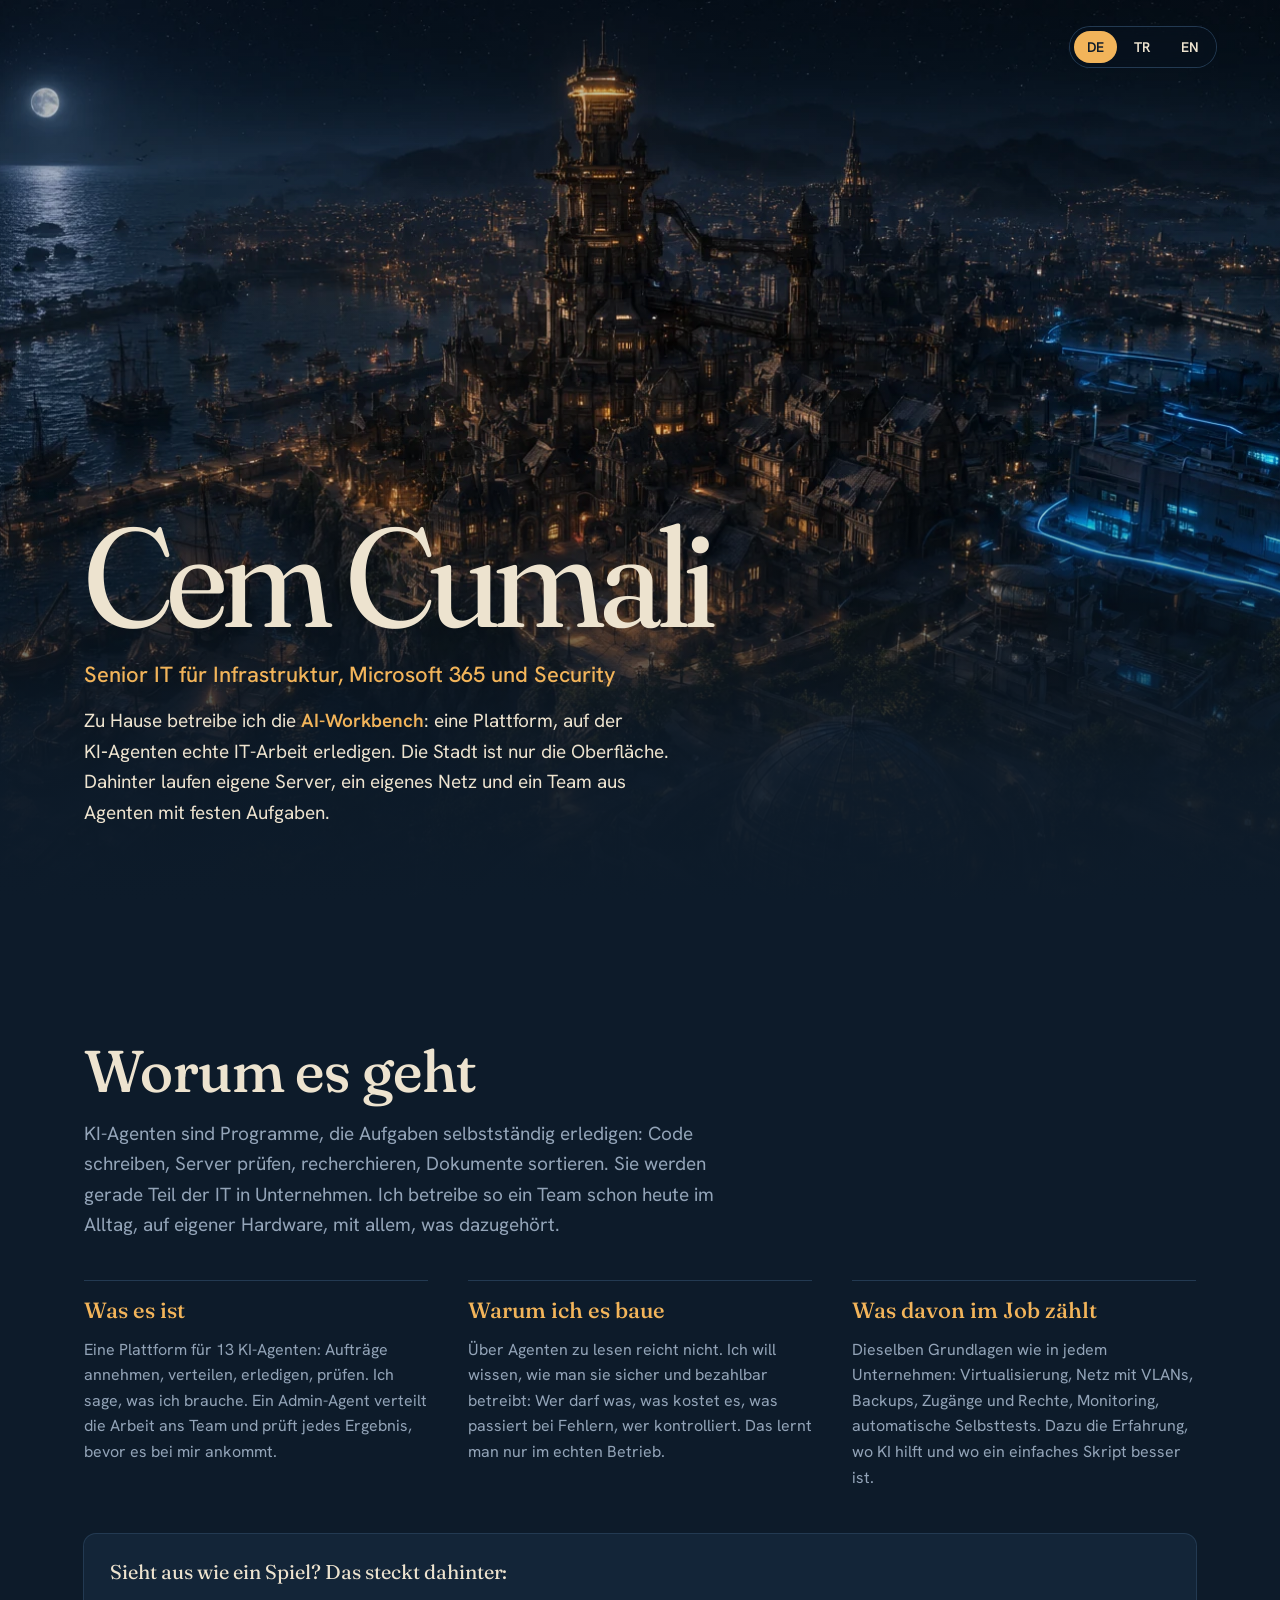
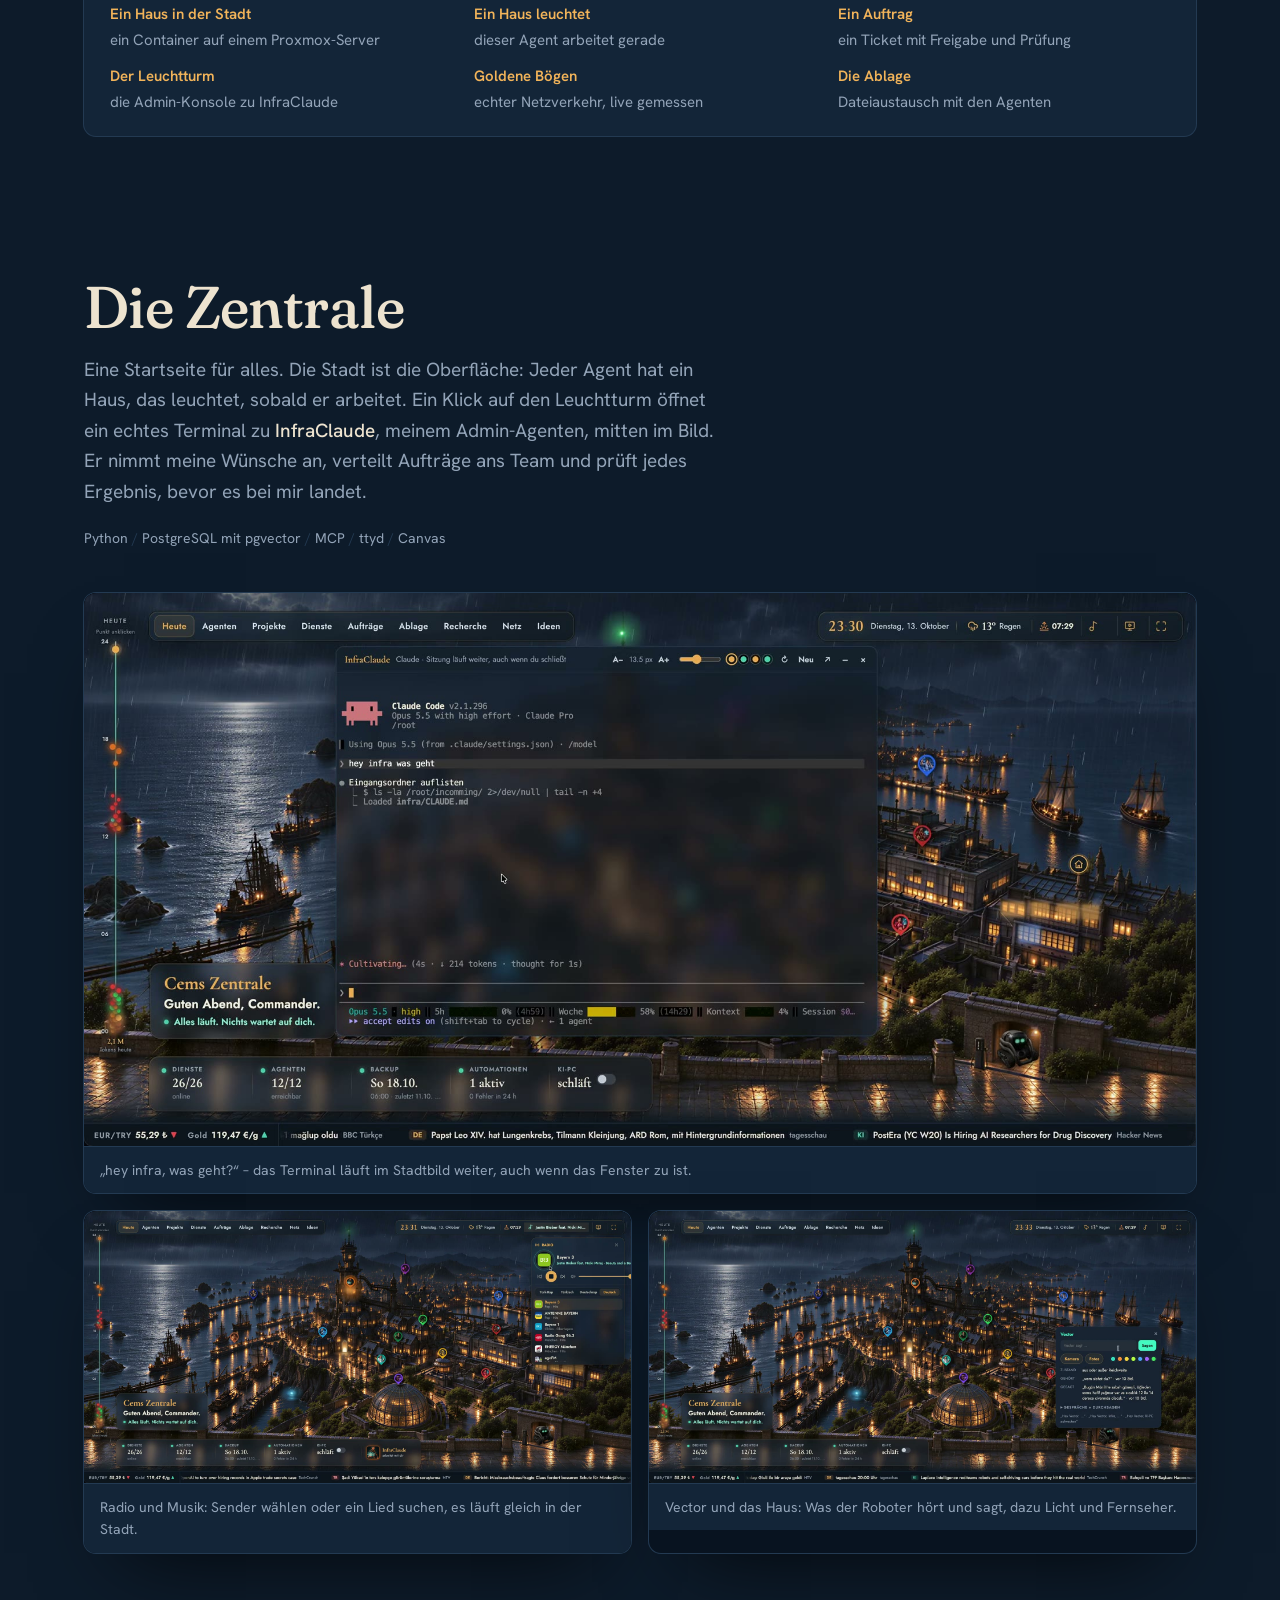
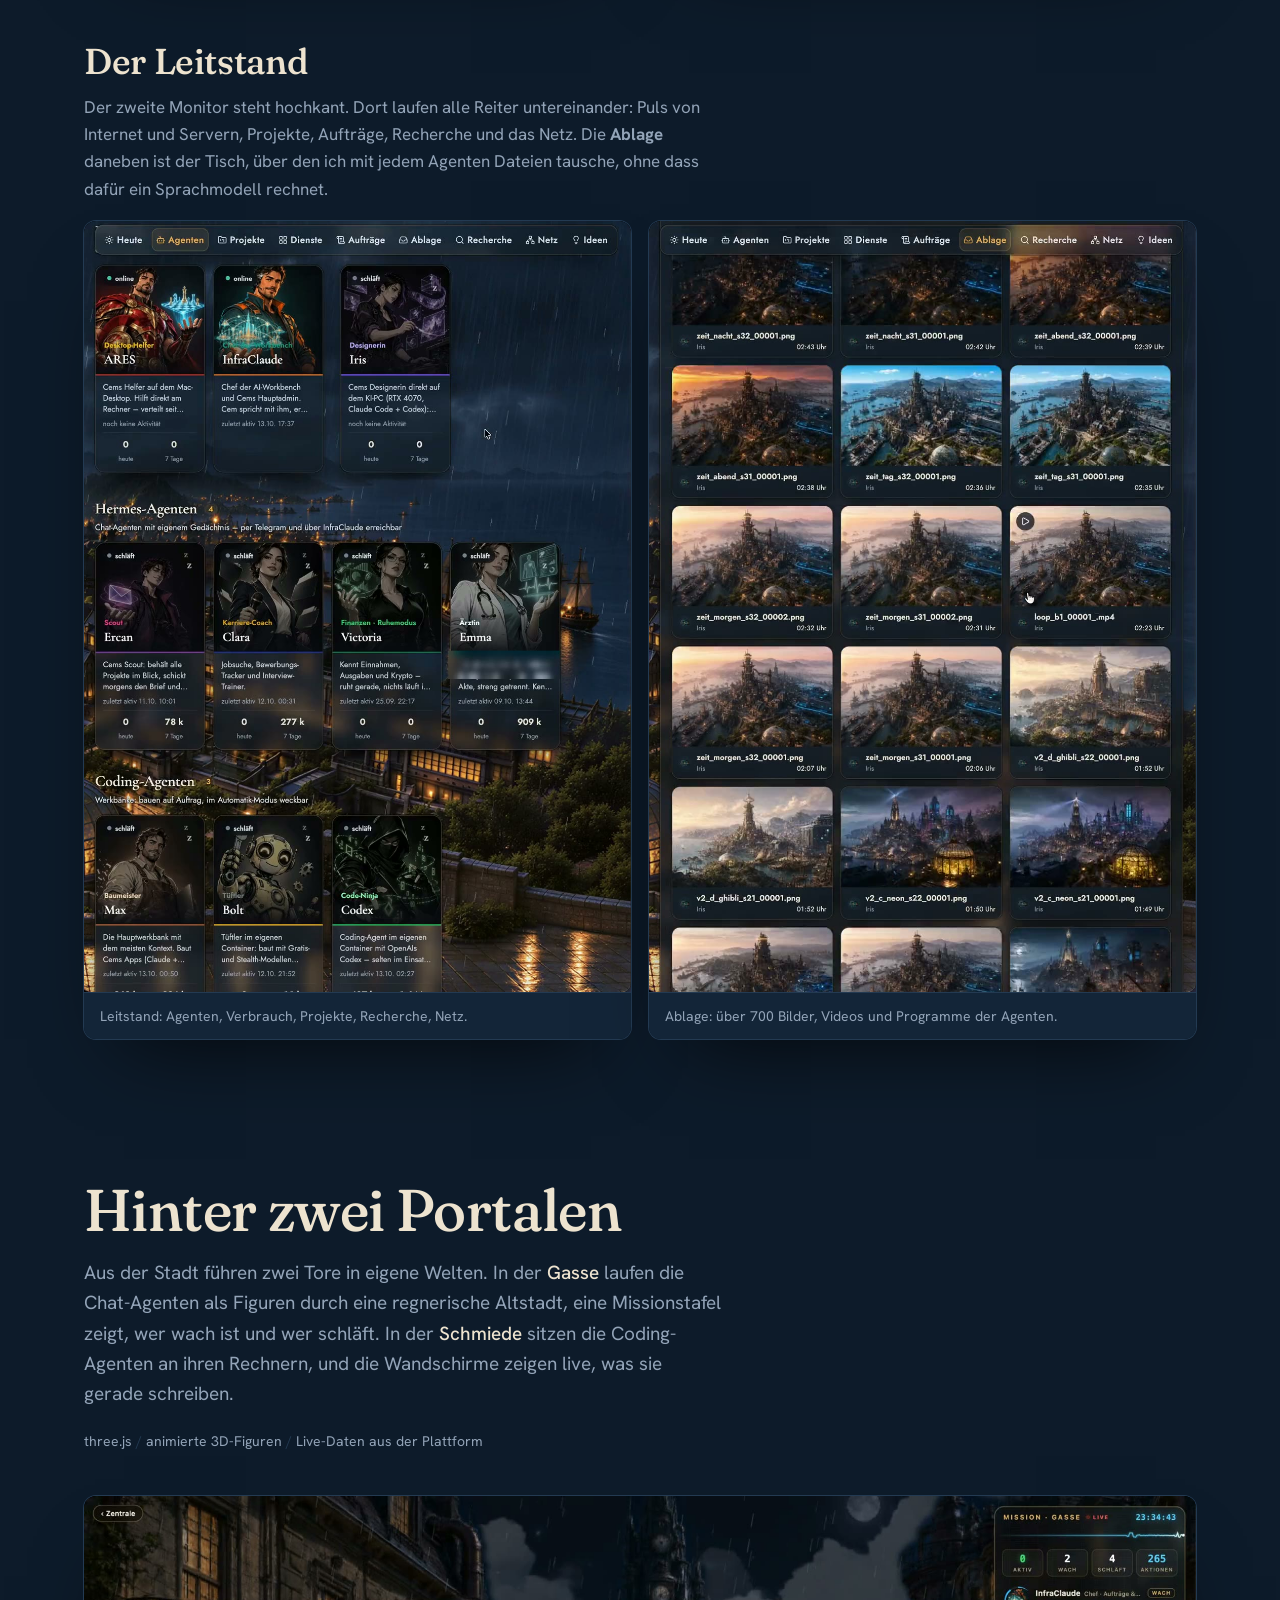
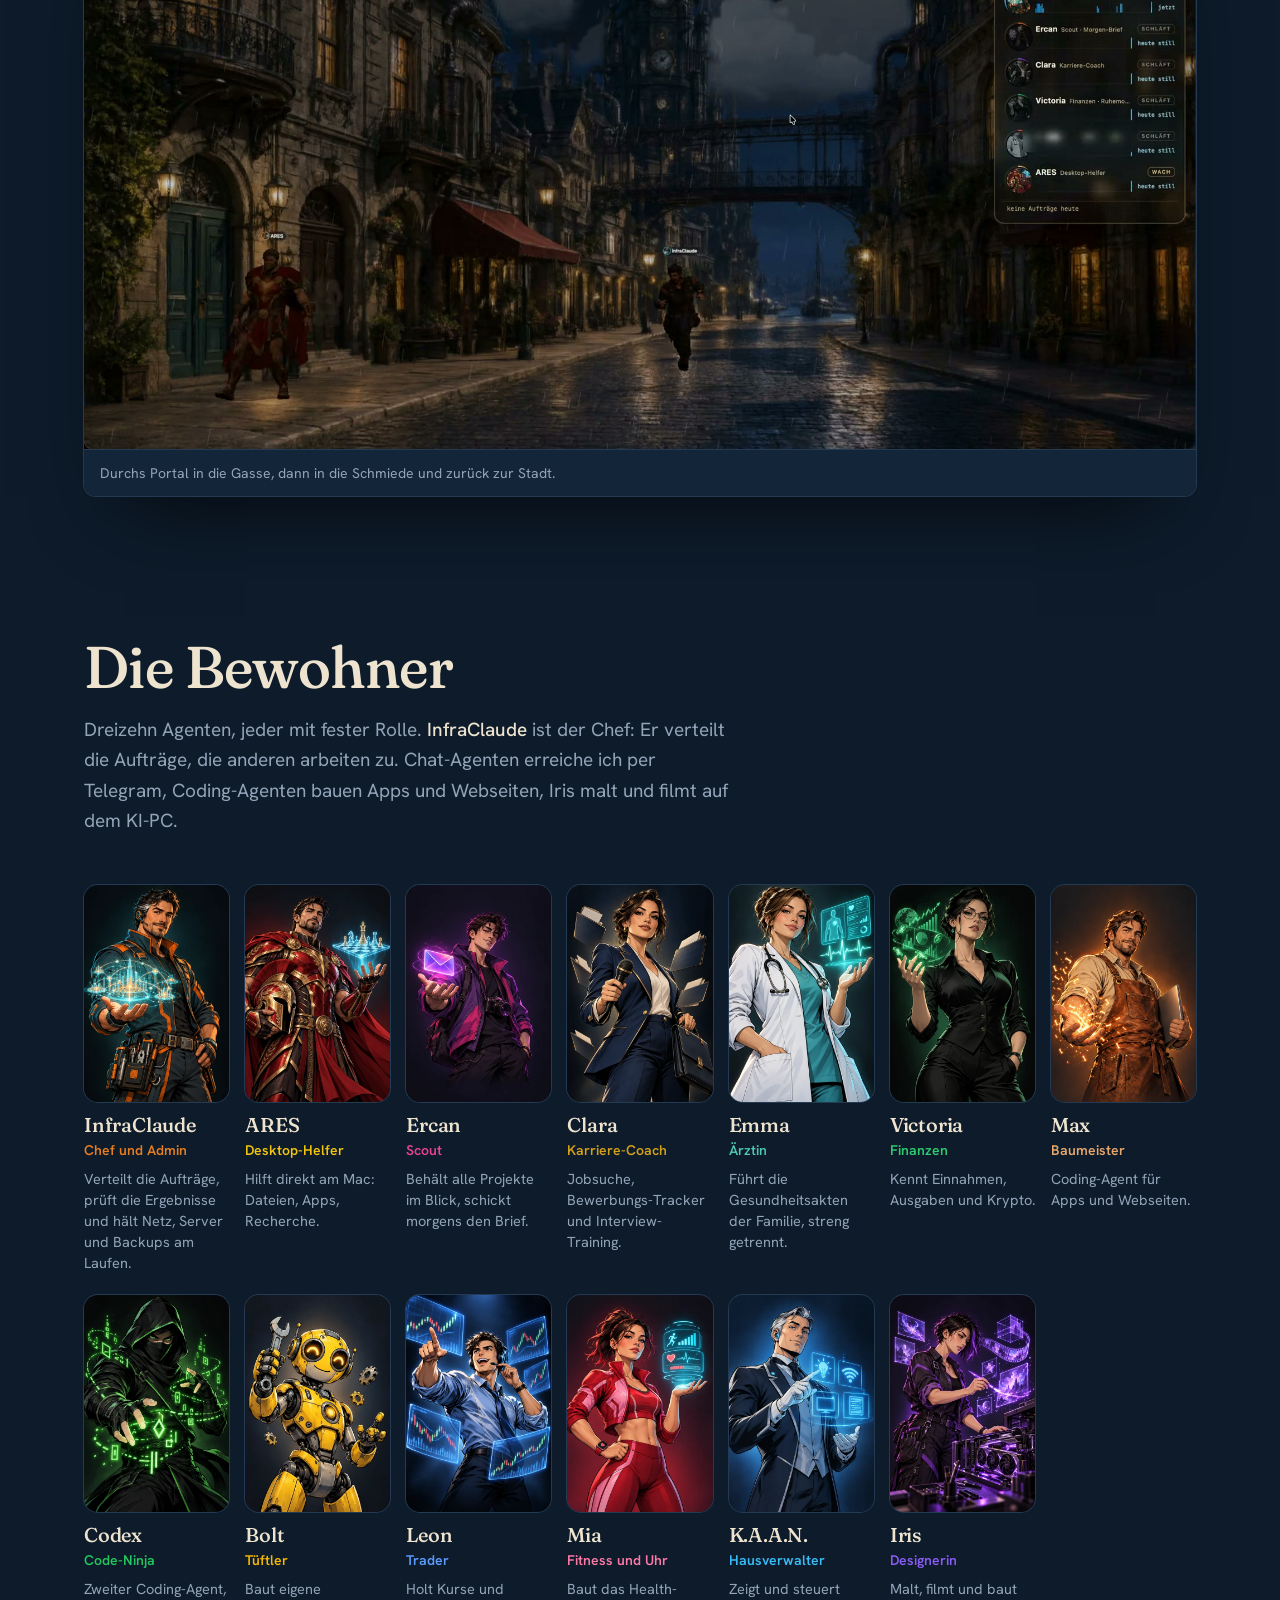
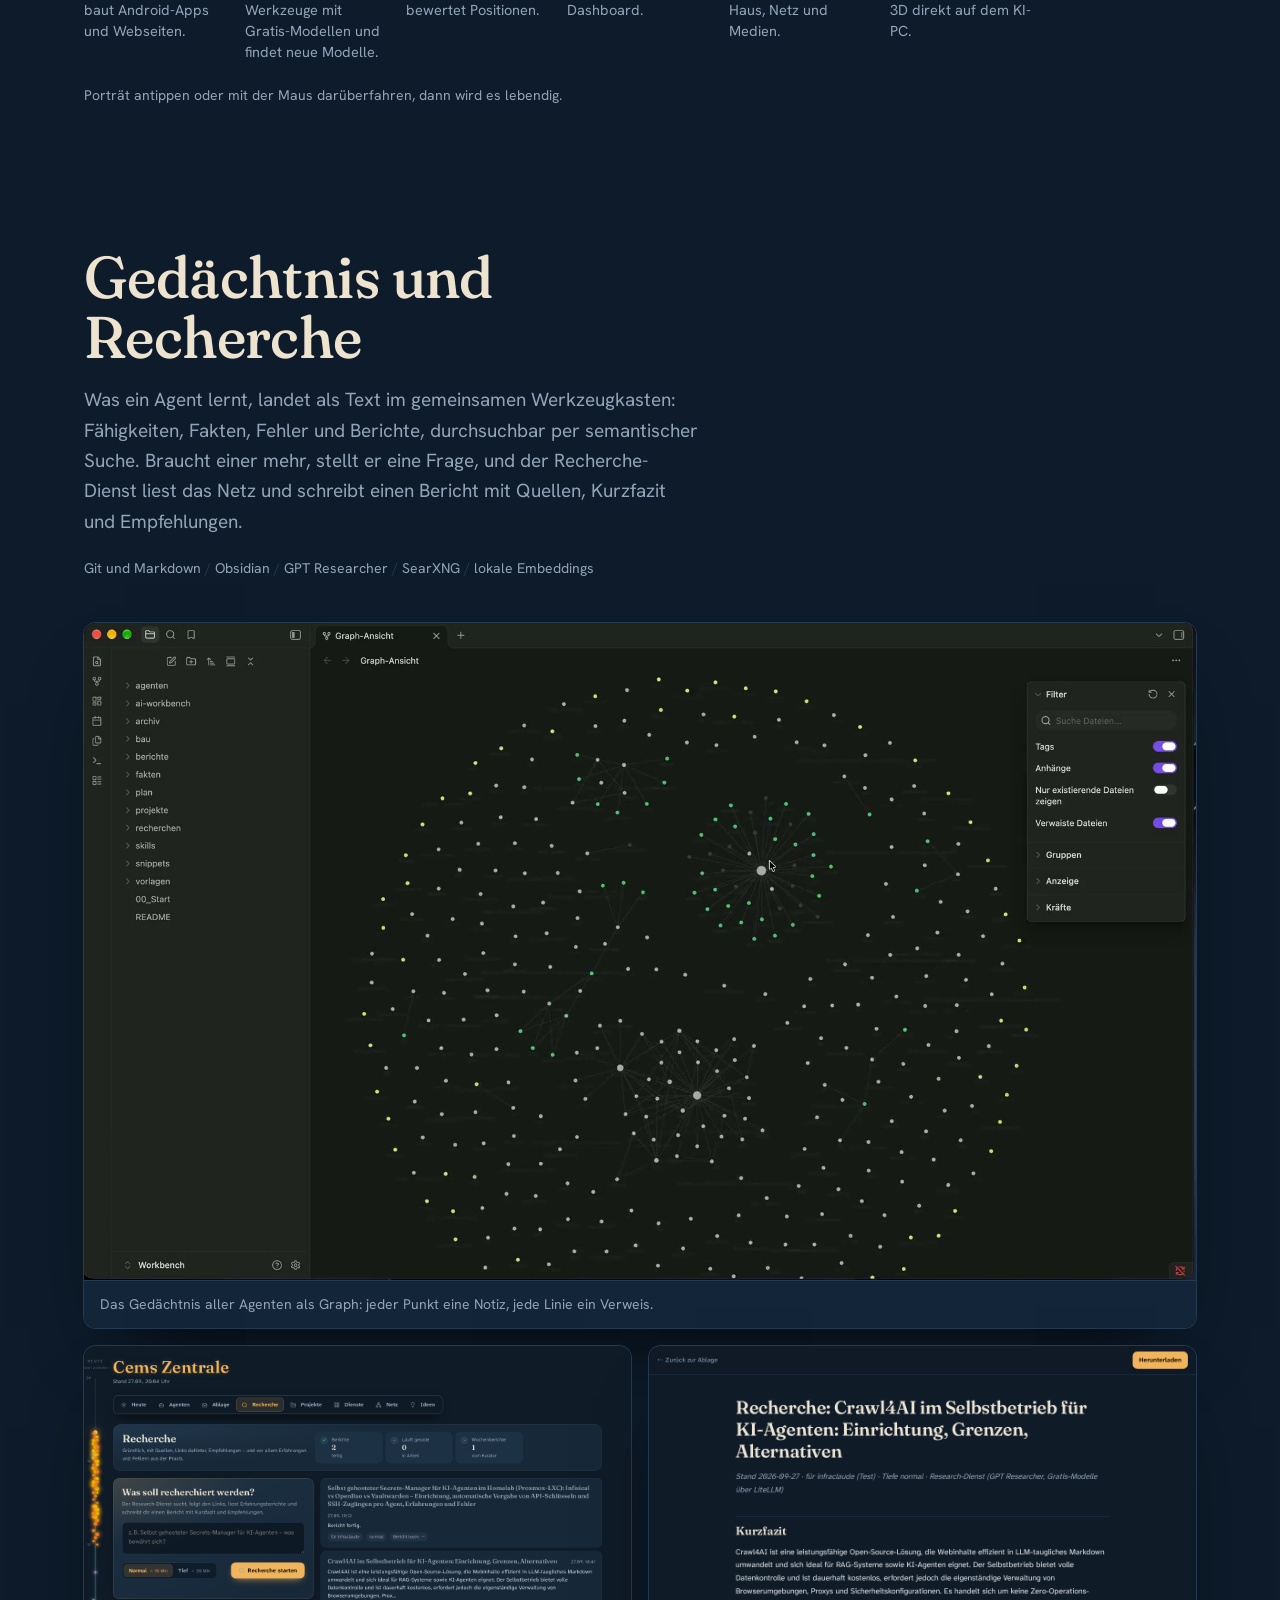
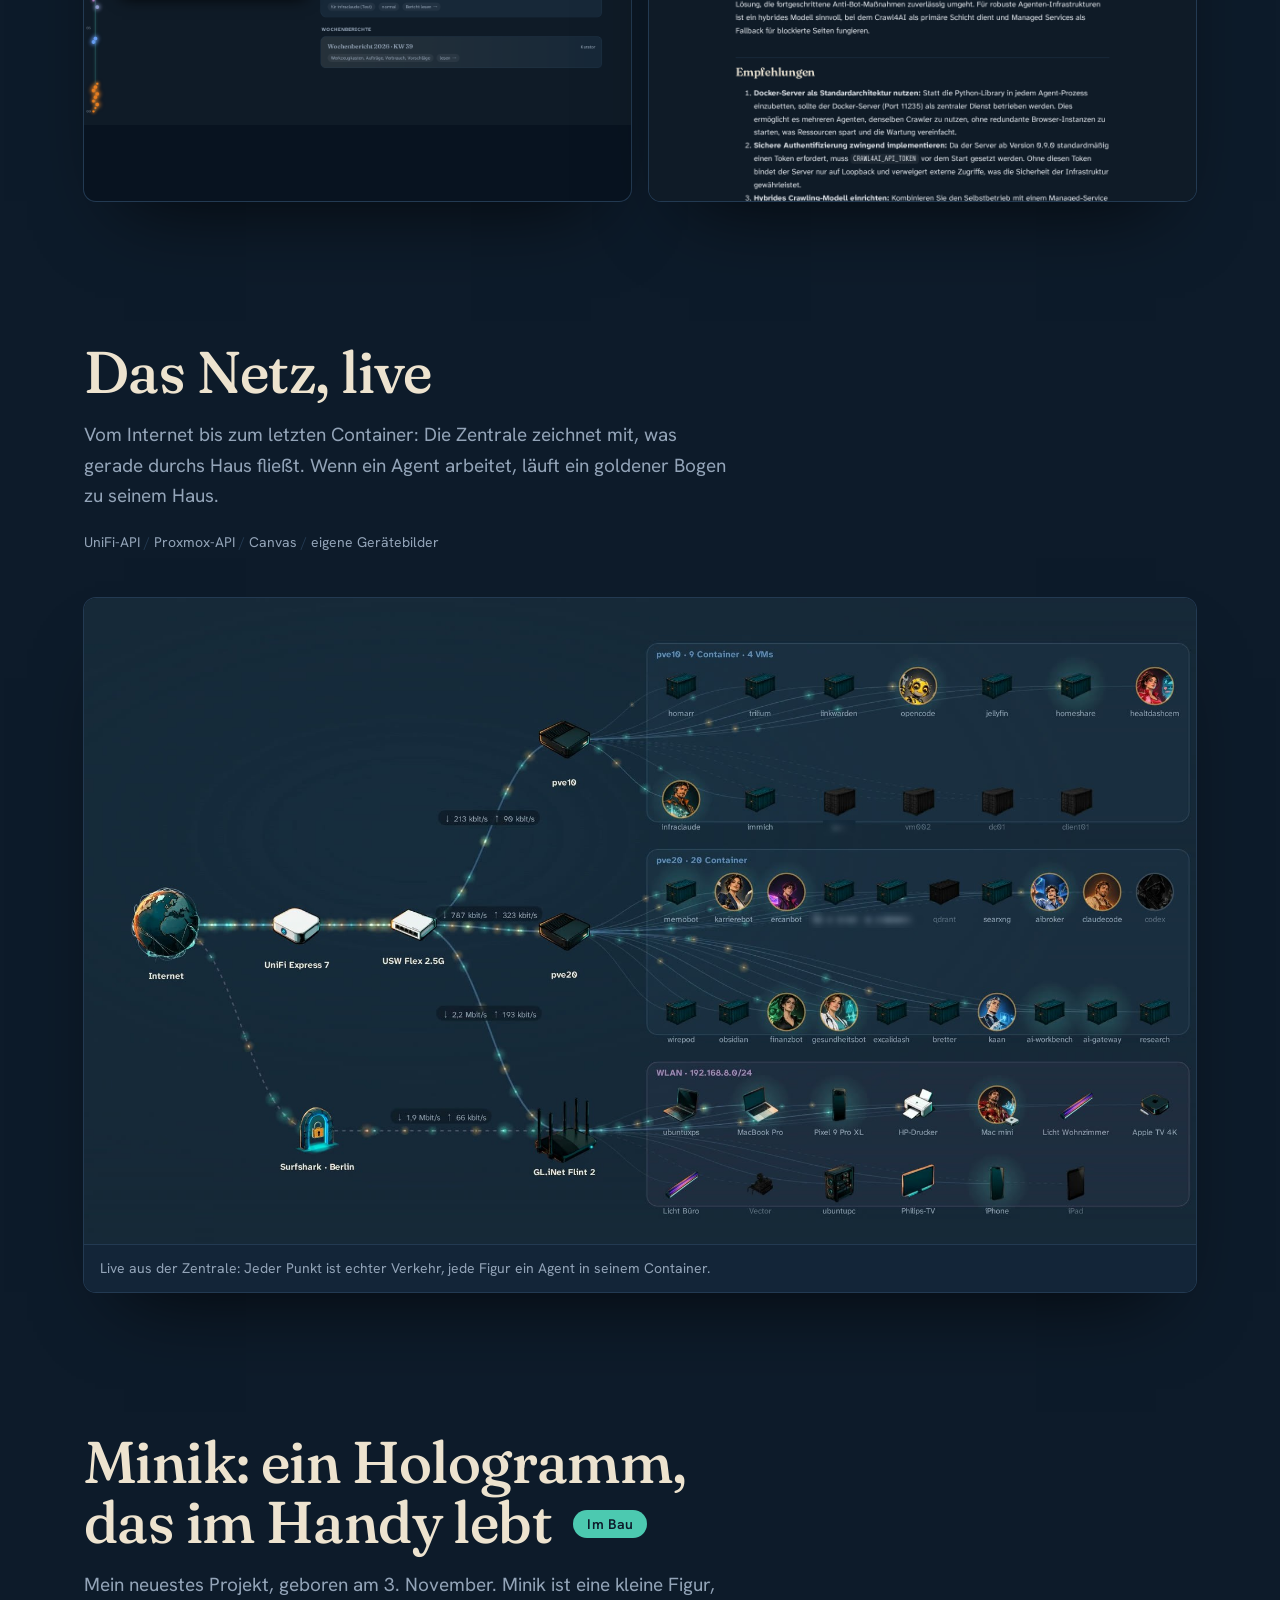
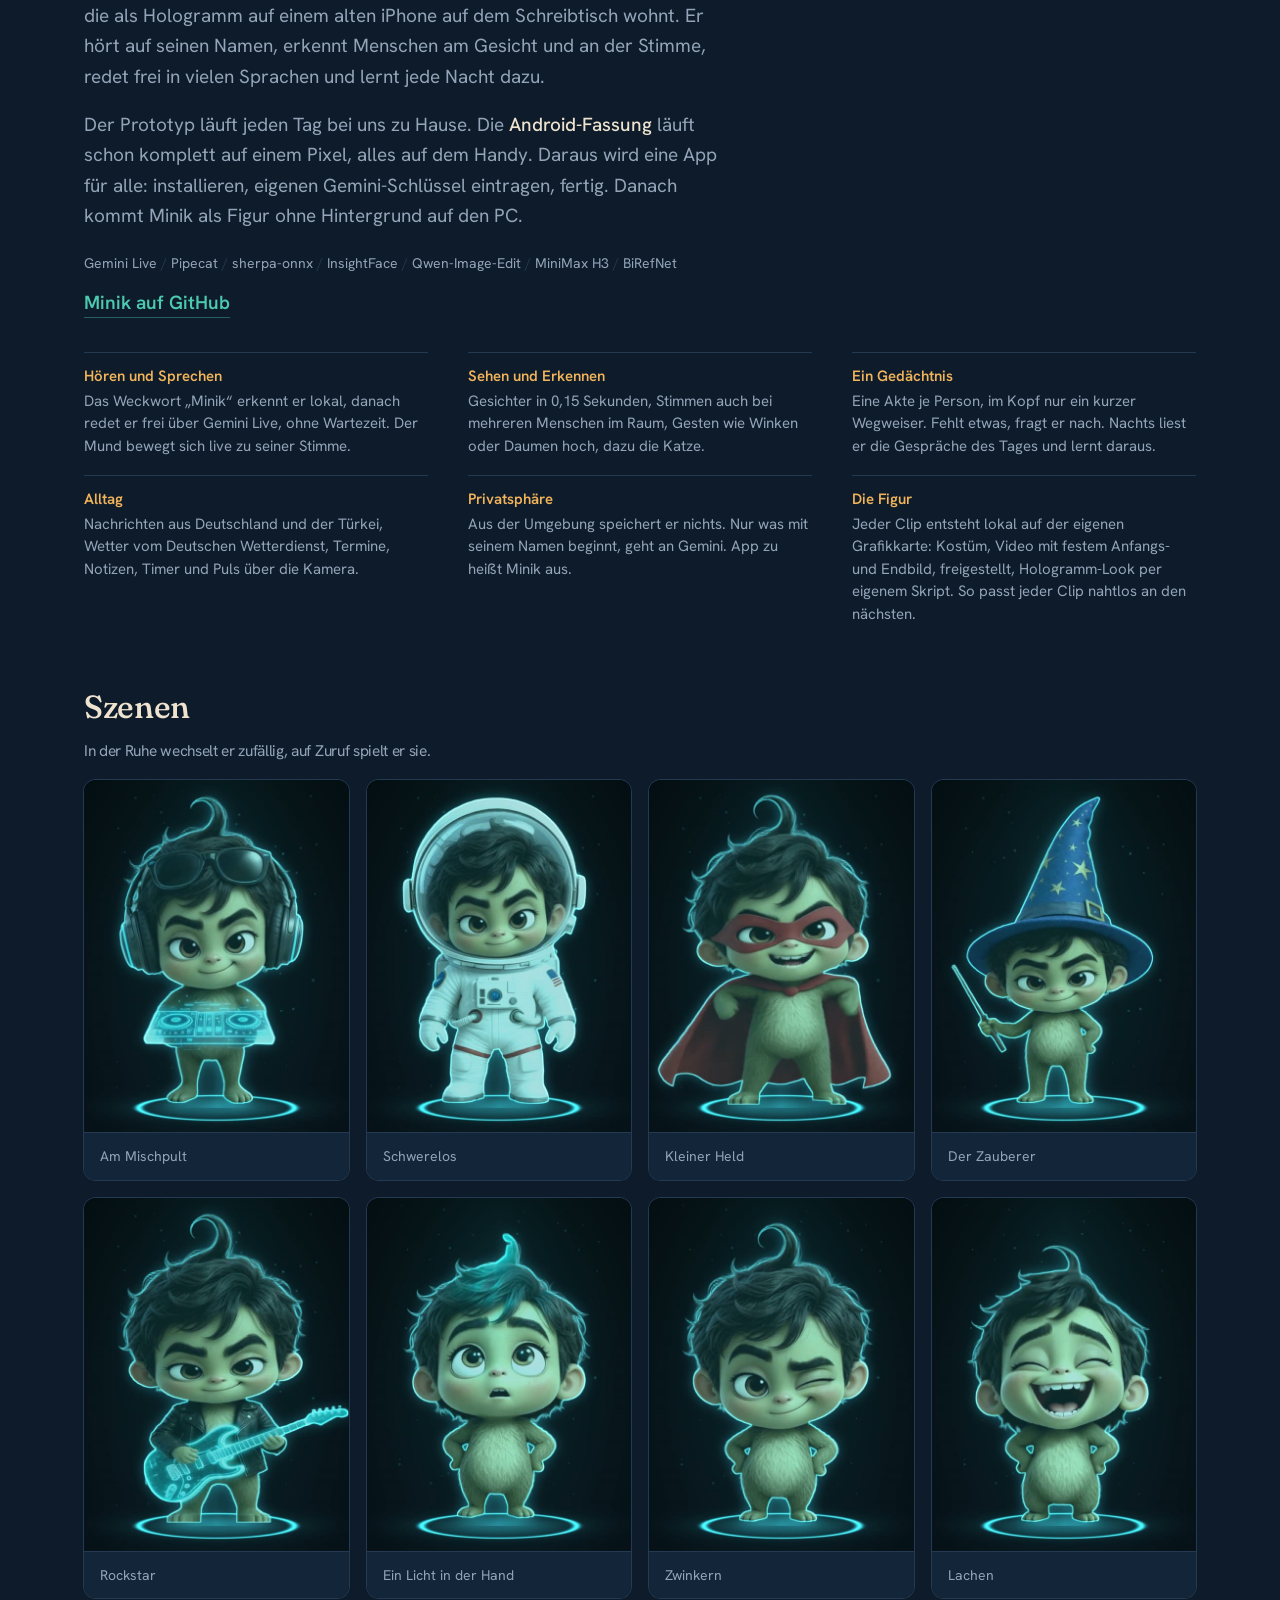
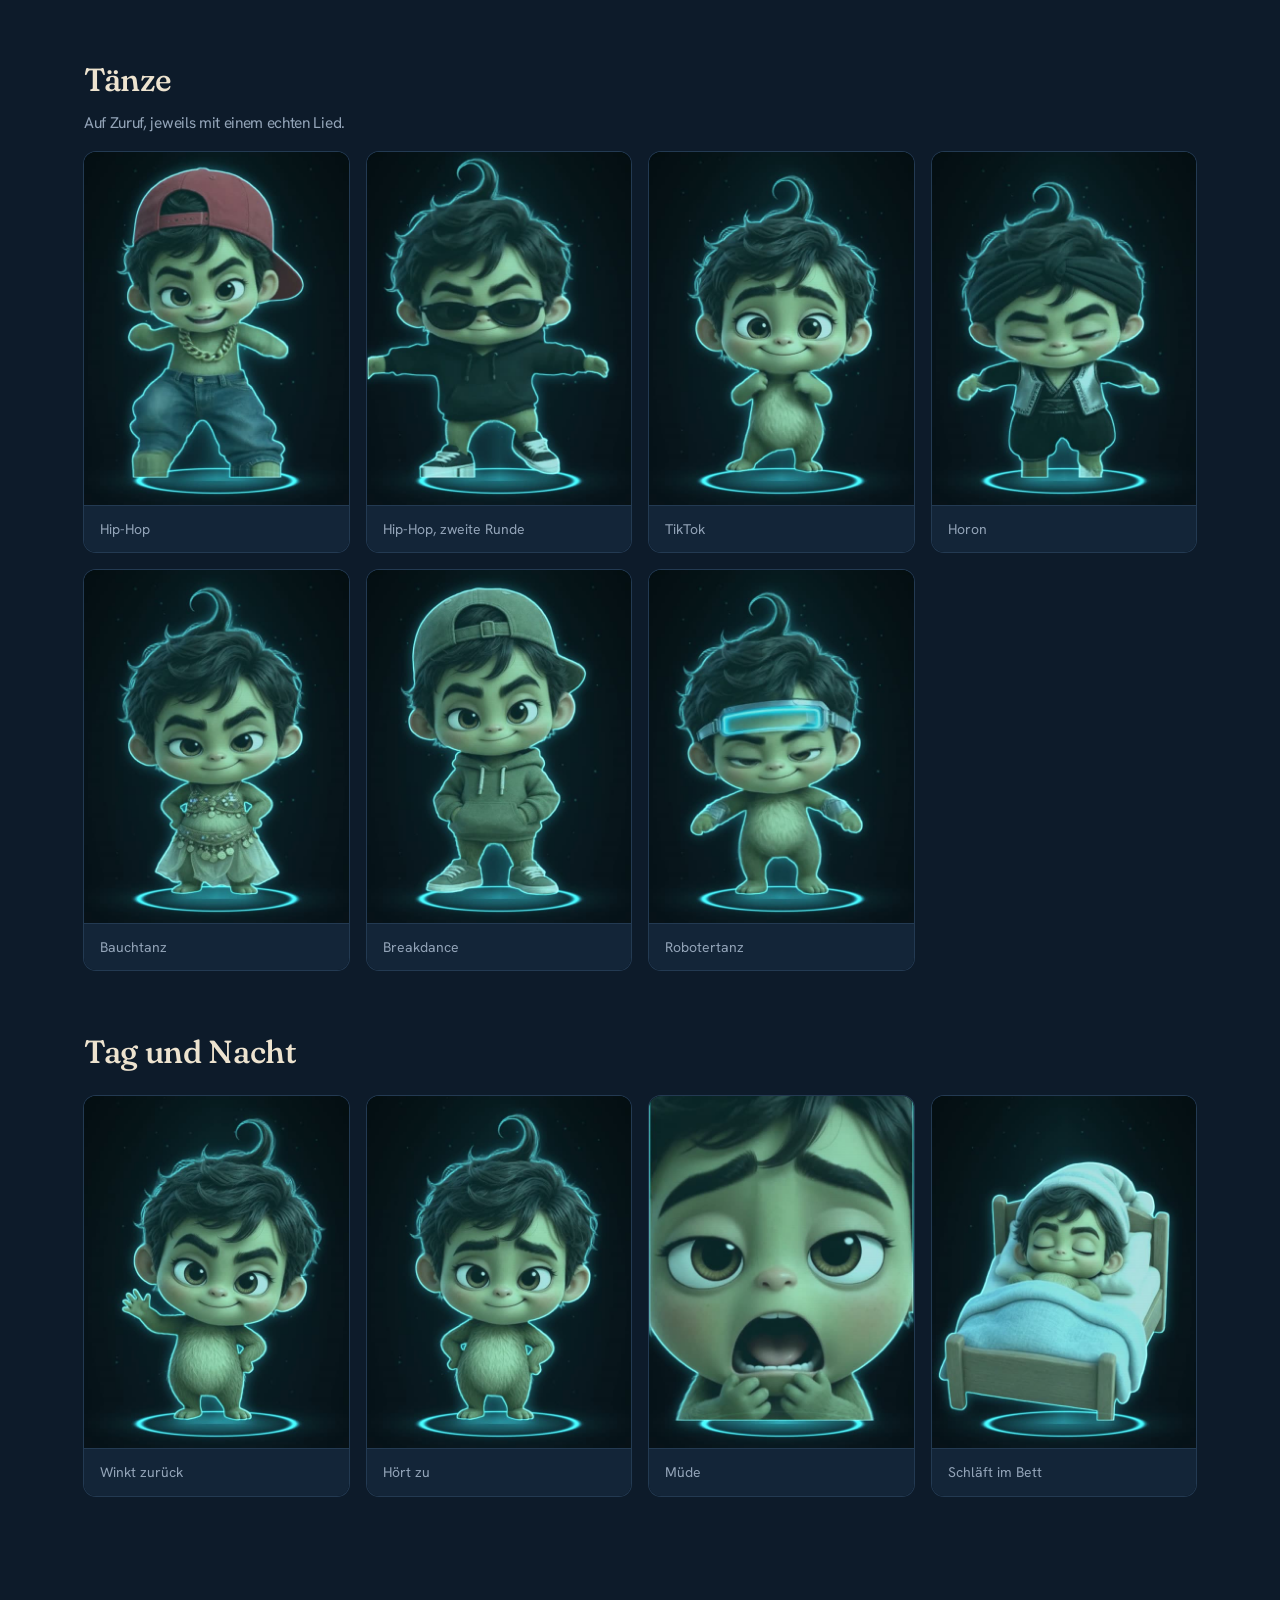
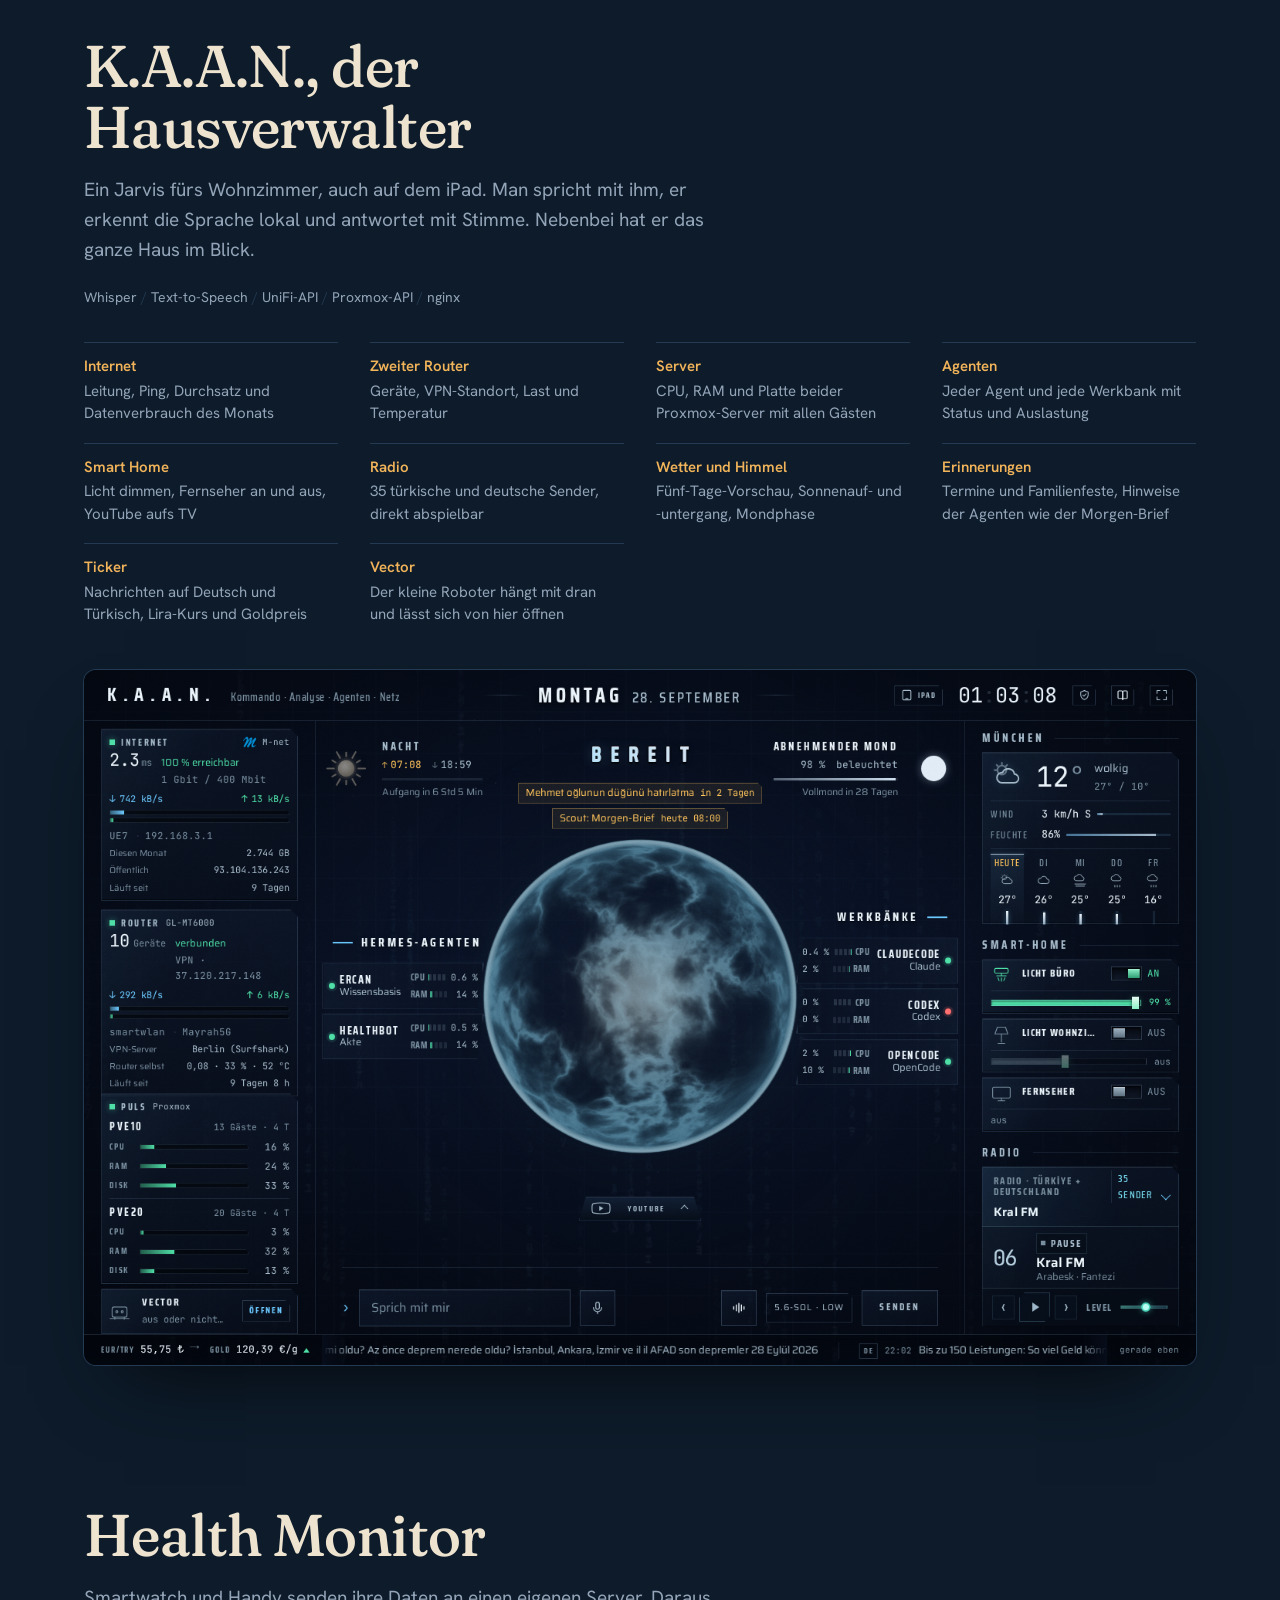
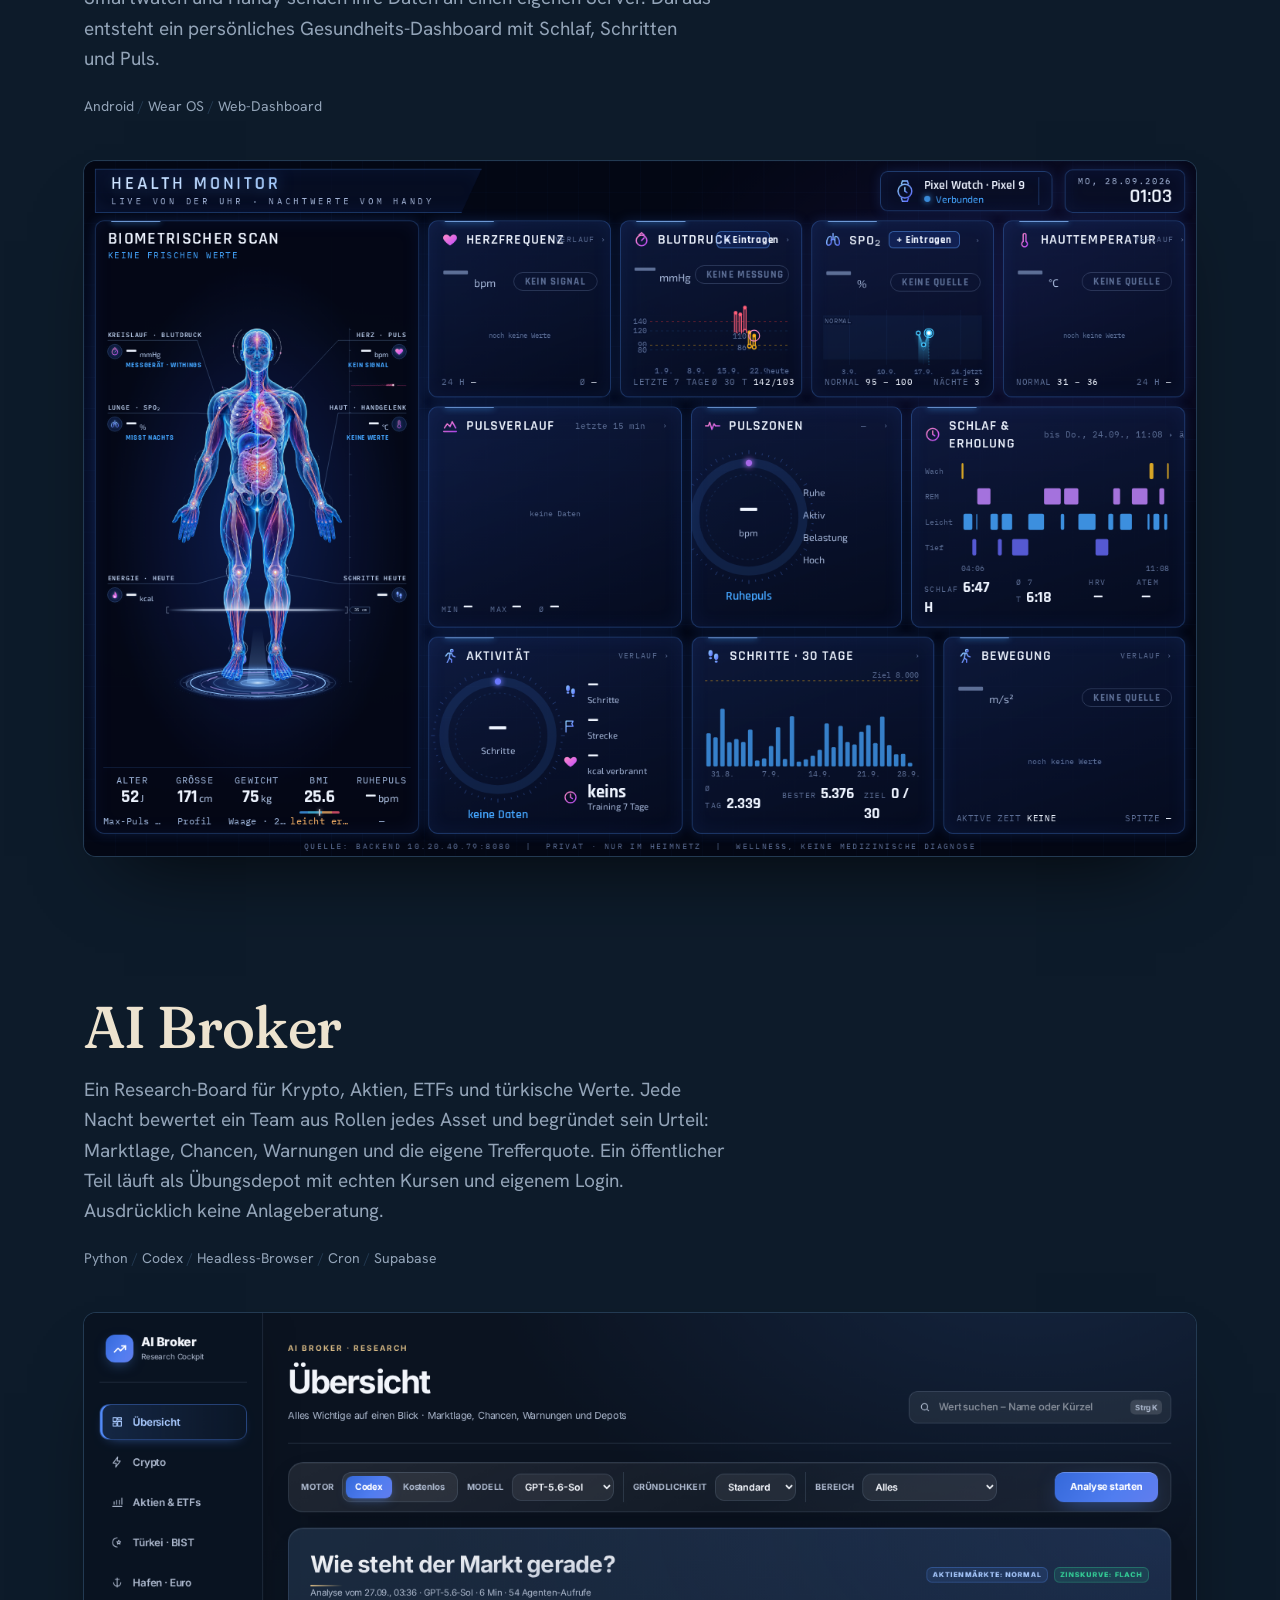
<file: index.html>
<!doctype html>
<html lang="de">
<head>
<meta charset="utf-8">
<meta name="viewport" content="width=device-width,initial-scale=1">
<title>Cem Cumali – Projekte</title>
<meta name="description" content="Cem Cumali, Senior IT: die AI-Workbench, eine selbst betriebene Plattform, auf der KI-Agenten echte IT-Arbeit erledigen.">
<link rel="preconnect" href="https://fonts.googleapis.com">
<link rel="preconnect" href="https://fonts.gstatic.com" crossorigin>
<link href="https://fonts.googleapis.com/css2?family=Fraunces:opsz,wght,SOFT@9..144,300..700,50&family=Hanken+Grotesk:wght@400;500;600&display=swap" rel="stylesheet">
<link rel="alternate" hreflang="de" href="https://pdcem.github.io/">
<link rel="alternate" hreflang="tr" href="https://pdcem.github.io/tr/">
<link rel="alternate" hreflang="en" href="https://pdcem.github.io/en/">
<link rel="stylesheet" href="stil.css?v=3">
</head>
<body>

<header class="hero">
  <nav class="sprache" aria-label="Sprache"><a href="./" hreflang="de" aria-current="page">DE</a><a href="tr/" hreflang="tr">TR</a><a href="en/" hreflang="en">EN</a></nav>
  <img class="poster" src="medien/stadt/nacht.webp" alt="">
  <video autoplay muted loop playsinline poster="medien/stadt/nacht.webp" aria-hidden="true">
    <source src="medien/stadt/loop_nacht.mp4" type="video/mp4">
  </video>
  <div class="hero-text">
    <h1>Cem Cumali</h1>
    <p class="rolle">Senior IT für Infrastruktur, Microsoft 365 und Security</p>
    <p class="satz">Zu Hause betreibe ich die <strong>AI-Workbench</strong>: eine Plattform, auf der KI&#8209;Agenten echte IT-Arbeit erledigen. Die Stadt ist nur die Oberfläche. Dahinter laufen eigene Server, ein eigenes Netz und ein Team aus Agenten mit festen Aufgaben.</p>
  </div>
</header>

<main>

<section id="worum">
  <div class="kopf">
    <h2>Worum es geht</h2>
    <p>KI-Agenten sind Programme, die Aufgaben selbstständig erledigen: Code schreiben, Server prüfen, recherchieren, Dokumente sortieren. Sie werden gerade Teil der IT in Unternehmen. Ich betreibe so ein Team schon heute im Alltag, auf eigener Hardware, mit allem, was dazugehört.</p>
  </div>
  <ul class="kann worum">
    <li><strong>Was es ist</strong>Eine Plattform für 13 KI-Agenten: Aufträge annehmen, verteilen, erledigen, prüfen. Ich sage, was ich brauche. Ein Admin-Agent verteilt die Arbeit ans Team und prüft jedes Ergebnis, bevor es bei mir ankommt.</li>
    <li><strong>Warum ich es baue</strong>Über Agenten zu lesen reicht nicht. Ich will wissen, wie man sie sicher und bezahlbar betreibt: Wer darf was, was kostet es, was passiert bei Fehlern, wer kontrolliert. Das lernt man nur im echten Betrieb.</li>
    <li><strong>Was davon im Job zählt</strong>Dieselben Grundlagen wie in jedem Unternehmen: Virtualisierung, Netz mit VLANs, Backups, Zugänge und Rechte, Monitoring, automatische Selbsttests. Dazu die Erfahrung, wo KI hilft und wo ein einfaches Skript besser ist.</li>
  </ul>
  <div class="legende">
    <p class="legende-titel">Sieht aus wie ein Spiel? Das steckt dahinter:</p>
    <dl>
      <div><dt>Ein Haus in der Stadt</dt><dd>ein Container auf einem Proxmox-Server</dd></div>
      <div><dt>Ein Haus leuchtet</dt><dd>dieser Agent arbeitet gerade</dd></div>
      <div><dt>Ein Auftrag</dt><dd>ein Ticket mit Freigabe und Prüfung</dd></div>
      <div><dt>Der Leuchtturm</dt><dd>die Admin-Konsole zu InfraClaude</dd></div>
      <div><dt>Goldene Bögen</dt><dd>echter Netzverkehr, live gemessen</dd></div>
      <div><dt>Die Ablage</dt><dd>Dateiaustausch mit den Agenten</dd></div>
    </dl>
  </div>
</section>

<section id="zentrale">
  <div class="kopf">
    <h2>Die Zentrale</h2>
    <p>Eine Startseite für alles. Die Stadt ist die Oberfläche: Jeder Agent hat ein Haus, das leuchtet, sobald er arbeitet. Ein Klick auf den Leuchtturm öffnet ein echtes Terminal zu <strong>InfraClaude</strong>, meinem Admin-Agenten, mitten im Bild. Er nimmt meine Wünsche an, verteilt Aufträge ans Team und prüft jedes Ergebnis, bevor es bei mir landet.</p>
    <p class="werkzeug"><span>Python</span><span>PostgreSQL mit pgvector</span><span>MCP</span><span>ttyd</span><span>Canvas</span></p>
  </div>
  <figure class="schirm"><video class="clip" muted loop playsinline preload="none" data-auto poster="medien/zentrale/stadt_infraclaude.jpg" aria-label="Die Zentrale bei Nacht: ein Klick auf den Leuchtturm öffnet das Terminal von InfraClaude"><source src="medien/zentrale/stadt_infraclaude.mp4" type="video/mp4"></video>
    <figcaption>„hey infra, was geht?“ – das Terminal läuft im Stadtbild weiter, auch wenn das Fenster zu ist.</figcaption></figure>
  <div class="paar">
    <figure class="schirm"><video class="clip" muted loop playsinline preload="none" data-auto poster="medien/zentrale/stadt_musik.jpg" aria-label="Radio und Musik direkt in der Zentrale"><source src="medien/zentrale/stadt_musik.mp4" type="video/mp4"></video>
      <figcaption>Radio und Musik: Sender wählen oder ein Lied suchen, es läuft gleich in der Stadt.</figcaption></figure>
    <figure class="schirm"><video class="clip" muted loop playsinline preload="none" data-auto poster="medien/zentrale/stadt_vector_haus.jpg" aria-label="Vector-Fenster und Lichtsteuerung"><source src="medien/zentrale/stadt_vector_haus.mp4" type="video/mp4"></video>
      <figcaption>Vector und das Haus: Was der Roboter hört und sagt, dazu Licht und Fernseher.</figcaption></figure>
  </div>
  <div class="unter">
    <h3>Der Leitstand</h3>
    <p>Der zweite Monitor steht hochkant. Dort laufen alle Reiter untereinander: Puls von Internet und Servern, Projekte, Aufträge, Recherche und das Netz. Die <strong>Ablage</strong> daneben ist der Tisch, über den ich mit jedem Agenten Dateien tausche, ohne dass dafür ein Sprachmodell rechnet.</p>
  </div>
  <div class="paar hochpaar">
    <figure class="schirm"><video class="clip" muted loop playsinline preload="none" data-auto poster="medien/zentrale/leitstand.jpg" aria-label="Leitstand im Hochformat: Agenten, Projekte, Recherche und Netz"><source src="medien/zentrale/leitstand.mp4" type="video/mp4"></video>
      <figcaption>Leitstand: Agenten, Verbrauch, Projekte, Recherche, Netz.</figcaption></figure>
    <figure class="schirm"><video class="clip" muted loop playsinline preload="none" data-auto poster="medien/zentrale/ablage.jpg" aria-label="Ablage mit Bildern, Videos und Programmen der Agenten"><source src="medien/zentrale/ablage.mp4" type="video/mp4"></video>
      <figcaption>Ablage: über 700 Bilder, Videos und Programme der Agenten.</figcaption></figure>
  </div>
</section>

<section id="portale">
  <div class="kopf">
    <h2>Hinter zwei Portalen</h2>
    <p>Aus der Stadt führen zwei Tore in eigene Welten. In der <strong>Gasse</strong> laufen die Chat-Agenten als Figuren durch eine regnerische Altstadt, eine Missionstafel zeigt, wer wach ist und wer schläft. In der <strong>Schmiede</strong> sitzen die Coding-Agenten an ihren Rechnern, und die Wandschirme zeigen live, was sie gerade schreiben.</p>
    <p class="werkzeug"><span>three.js</span><span>animierte 3D-Figuren</span><span>Live-Daten aus der Plattform</span></p>
  </div>
  <figure class="schirm"><video class="clip" muted loop playsinline preload="none" data-auto poster="medien/zentrale/portale.jpg" aria-label="Rundgang durch Gasse und Schmiede"><source src="medien/zentrale/portale.mp4" type="video/mp4"></video>
    <figcaption>Durchs Portal in die Gasse, dann in die Schmiede und zurück zur Stadt.</figcaption></figure>
</section>

<section id="bewohner">
  <div class="kopf">
    <h2>Die Bewohner</h2>
    <p>Dreizehn Agenten, jeder mit fester Rolle. <strong>InfraClaude</strong> ist der Chef: Er verteilt die Aufträge, die anderen arbeiten zu. Chat-Agenten erreiche ich per Telegram, Coding-Agenten bauen Apps und Webseiten, Iris malt und filmt auf dem KI-PC.</p>
  </div>
  <ul class="bewohner" id="liste"></ul>
  <p class="hinweis">Porträt antippen oder mit der Maus darüberfahren, dann wird es lebendig.</p>
</section>

<section id="recherche">
  <div class="kopf">
    <h2>Gedächtnis und Recherche</h2>
    <p>Was ein Agent lernt, landet als Text im gemeinsamen Werkzeugkasten: Fähigkeiten, Fakten, Fehler und Berichte, durchsuchbar per semantischer Suche. Braucht einer mehr, stellt er eine Frage, und der Recherche-Dienst liest das Netz und schreibt einen Bericht mit Quellen, Kurzfazit und Empfehlungen.</p>
    <p class="werkzeug"><span>Git und Markdown</span><span>Obsidian</span><span>GPT Researcher</span><span>SearXNG</span><span>lokale Embeddings</span></p>
  </div>
  <figure class="schirm"><video class="clip" muted loop playsinline preload="none" data-auto poster="medien/zentrale/wissen.jpg" aria-label="Wissensgraph aller Agenten in Obsidian"><source src="medien/zentrale/wissen.mp4" type="video/mp4"></video>
    <figcaption>Das Gedächtnis aller Agenten als Graph: jeder Punkt eine Notiz, jede Linie ein Verweis.</figcaption></figure>
  <div class="paar">
    <figure class="schirm"><button class="zoom" aria-label="Groß anzeigen"><img src="medien/shots/z27c-t-recherche.png" alt="Reiter Recherche mit Eingabefeld und fertigen Berichten" loading="lazy" width="1440" height="1000"></button></figure>
    <figure class="schirm"><button class="zoom" aria-label="Groß anzeigen"><img src="medien/shots/z27c-bericht.png" alt="Fertiger Recherche-Bericht mit Kurzfazit und Empfehlungen" loading="lazy" width="1200" height="1000"></button></figure>
  </div>
</section>

<section id="netz">
  <div class="kopf">
    <h2>Das Netz, live</h2>
    <p>Vom Internet bis zum letzten Container: Die Zentrale zeichnet mit, was gerade durchs Haus fließt. Wenn ein Agent arbeitet, läuft ein goldener Bogen zu seinem Haus.</p>
    <p class="werkzeug"><span>UniFi-API</span><span>Proxmox-API</span><span>Canvas</span><span>eigene Gerätebilder</span></p>
  </div>
  <figure class="schirm"><video class="netzlive" muted loop playsinline preload="none" poster="medien/shots/netz_live.jpg" data-auto aria-label="Live-Netzansicht: Datenströme vom Internet über Router und Switch zu zwei Proxmox-Servern, ihren Containern und dem WLAN"><source src="medien/shots/netz_live.mp4" type="video/mp4"></video>
    <figcaption>Live aus der Zentrale: Jeder Punkt ist echter Verkehr, jede Figur ein Agent in seinem Container.</figcaption></figure>
</section>

<section id="minik">
  <div class="kopf">
    <h2>Minik: ein Hologramm, das im Handy lebt <span class="baustelle">Im Bau</span></h2>
    <p>Mein neuestes Projekt, geboren am 3. November. Minik ist eine kleine Figur, die als Hologramm auf einem alten iPhone auf dem Schreibtisch wohnt. Er hört auf seinen Namen, erkennt Menschen am Gesicht und an der Stimme, redet frei in vielen Sprachen und lernt jede Nacht dazu.</p>
    <p>Der Prototyp läuft jeden Tag bei uns zu Hause. Die <strong>Android-Fassung</strong> läuft schon komplett auf einem Pixel, alles auf dem Handy. Daraus wird eine App für alle: installieren, eigenen Gemini-Schlüssel eintragen, fertig. Danach kommt Minik als Figur ohne Hintergrund auf den PC.</p>
    <p class="werkzeug"><span>Gemini Live</span><span>Pipecat</span><span>sherpa-onnx</span><span>InsightFace</span><span>Qwen-Image-Edit</span><span>MiniMax H3</span><span>BiRefNet</span></p>
    <p class="mehr"><a href="https://github.com/PDCem/minik">Minik auf GitHub</a></p>
  </div>
  <ul class="kann drei">
    <li><strong>Hören und Sprechen</strong>Das Weckwort „Minik“ erkennt er lokal, danach redet er frei über Gemini Live, ohne Wartezeit. Der Mund bewegt sich live zu seiner Stimme.</li>
    <li><strong>Sehen und Erkennen</strong>Gesichter in 0,15 Sekunden, Stimmen auch bei mehreren Menschen im Raum, Gesten wie Winken oder Daumen hoch, dazu die Katze.</li>
    <li><strong>Ein Gedächtnis</strong>Eine Akte je Person, im Kopf nur ein kurzer Wegweiser. Fehlt etwas, fragt er nach. Nachts liest er die Gespräche des Tages und lernt daraus.</li>
    <li><strong>Alltag</strong>Nachrichten aus Deutschland und der Türkei, Wetter vom Deutschen Wetterdienst, Termine, Notizen, Timer und Puls über die Kamera.</li>
    <li><strong>Privatsphäre</strong>Aus der Umgebung speichert er nichts. Nur was mit seinem Namen beginnt, geht an Gemini. App zu heißt Minik aus.</li>
    <li><strong>Die Figur</strong>Jeder Clip entsteht lokal auf der eigenen Grafikkarte: Kostüm, Video mit festem Anfangs- und Endbild, freigestellt, Hologramm-Look per eigenem Skript. So passt jeder Clip nahtlos an den nächsten.</li>
  </ul>
  <h3 class="reihe">Szenen <span>In der Ruhe wechselt er zufällig, auf Zuruf spielt er sie.</span></h3>
  <div class="holos">
    <figure class="holo"><video muted loop playsinline preload="none" data-auto poster="medien/minik/minik_idle_dj.jpg" aria-label="Minik: Am Mischpult"><source src="medien/minik/minik_idle_dj.mp4" type="video/mp4"></video><figcaption>Am Mischpult</figcaption></figure>
    <figure class="holo"><video muted loop playsinline preload="none" data-auto poster="medien/minik/minik_idle_astronaut.jpg" aria-label="Minik: Schwerelos"><source src="medien/minik/minik_idle_astronaut.mp4" type="video/mp4"></video><figcaption>Schwerelos</figcaption></figure>
    <figure class="holo"><video muted loop playsinline preload="none" data-auto poster="medien/minik/minik_idle_held.jpg" aria-label="Minik: Kleiner Held"><source src="medien/minik/minik_idle_held.mp4" type="video/mp4"></video><figcaption>Kleiner Held</figcaption></figure>
    <figure class="holo"><video muted loop playsinline preload="none" data-auto poster="medien/minik/minik_idle_zauberer.jpg" aria-label="Minik: Der Zauberer"><source src="medien/minik/minik_idle_zauberer.mp4" type="video/mp4"></video><figcaption>Der Zauberer</figcaption></figure>
    <figure class="holo"><video muted loop playsinline preload="none" data-auto poster="medien/minik/minik_idle_rockstar.jpg" aria-label="Minik: Rockstar"><source src="medien/minik/minik_idle_rockstar.mp4" type="video/mp4"></video><figcaption>Rockstar</figcaption></figure>
    <figure class="holo"><video muted loop playsinline preload="none" data-auto poster="medien/minik/minik_idle_licht.jpg" aria-label="Minik: Ein Licht in der Hand"><source src="medien/minik/minik_idle_licht.mp4" type="video/mp4"></video><figcaption>Ein Licht in der Hand</figcaption></figure>
    <figure class="holo"><video muted loop playsinline preload="none" data-auto poster="medien/minik/minik_idle_zwinkern.jpg" aria-label="Minik: Zwinkern"><source src="medien/minik/minik_idle_zwinkern.mp4" type="video/mp4"></video><figcaption>Zwinkern</figcaption></figure>
    <figure class="holo"><video muted loop playsinline preload="none" data-auto poster="medien/minik/minik_lachen.jpg" aria-label="Minik: Lachen"><source src="medien/minik/minik_lachen.mp4" type="video/mp4"></video><figcaption>Lachen</figcaption></figure>
  </div>
  <h3 class="reihe">Tänze <span>Auf Zuruf, jeweils mit einem echten Lied.</span></h3>
  <div class="holos">
    <figure class="holo"><video muted loop playsinline preload="none" data-auto poster="medien/minik/minik_tanz_hiphop1.jpg" aria-label="Minik: Hip-Hop"><source src="medien/minik/minik_tanz_hiphop1.mp4" type="video/mp4"></video><figcaption>Hip-Hop</figcaption></figure>
    <figure class="holo"><video muted loop playsinline preload="none" data-auto poster="medien/minik/minik_tanz_hiphop2.jpg" aria-label="Minik: Hip-Hop, zweite Runde"><source src="medien/minik/minik_tanz_hiphop2.mp4" type="video/mp4"></video><figcaption>Hip-Hop, zweite Runde</figcaption></figure>
    <figure class="holo"><video muted loop playsinline preload="none" data-auto poster="medien/minik/minik_tanz_tiktok.jpg" aria-label="Minik: TikTok"><source src="medien/minik/minik_tanz_tiktok.mp4" type="video/mp4"></video><figcaption>TikTok</figcaption></figure>
    <figure class="holo"><video muted loop playsinline preload="none" data-auto poster="medien/minik/minik_tanz_horon.jpg" aria-label="Minik: Horon"><source src="medien/minik/minik_tanz_horon.mp4" type="video/mp4"></video><figcaption>Horon</figcaption></figure>
    <figure class="holo"><video muted loop playsinline preload="none" data-auto poster="medien/minik/minik_tanz_bauchtanz.jpg" aria-label="Minik: Bauchtanz"><source src="medien/minik/minik_tanz_bauchtanz.mp4" type="video/mp4"></video><figcaption>Bauchtanz</figcaption></figure>
    <figure class="holo"><video muted loop playsinline preload="none" data-auto poster="medien/minik/minik_tanz_breakdance.jpg" aria-label="Minik: Breakdance"><source src="medien/minik/minik_tanz_breakdance.mp4" type="video/mp4"></video><figcaption>Breakdance</figcaption></figure>
    <figure class="holo"><video muted loop playsinline preload="none" data-auto poster="medien/minik/minik_tanz_roboter.jpg" aria-label="Minik: Robotertanz"><source src="medien/minik/minik_tanz_roboter.mp4" type="video/mp4"></video><figcaption>Robotertanz</figcaption></figure>
  </div>
  <h3 class="reihe">Tag und Nacht</h3>
  <div class="holos">
    <figure class="holo"><video muted loop playsinline preload="none" data-auto poster="medien/minik/minik_winken.jpg" aria-label="Minik: Winkt zurück"><source src="medien/minik/minik_winken.mp4" type="video/mp4"></video><figcaption>Winkt zurück</figcaption></figure>
    <figure class="holo"><video muted loop playsinline preload="none" data-auto poster="medien/minik/minik_zuhoeren.jpg" aria-label="Minik: Hört zu"><source src="medien/minik/minik_zuhoeren.mp4" type="video/mp4"></video><figcaption>Hört zu</figcaption></figure>
    <figure class="holo"><video muted loop playsinline preload="none" data-auto poster="medien/minik/minik_einschlafen.jpg" aria-label="Minik: Müde"><source src="medien/minik/minik_einschlafen.mp4" type="video/mp4"></video><figcaption>Müde</figcaption></figure>
    <figure class="holo"><video muted loop playsinline preload="none" data-auto poster="medien/minik/minik_schlafen.jpg" aria-label="Minik: Schläft im Bett"><source src="medien/minik/minik_schlafen.mp4" type="video/mp4"></video><figcaption>Schläft im Bett</figcaption></figure>
  </div>
</section>

<section id="kaan">
  <div class="kopf">
    <h2>K.A.A.N., der Hausverwalter</h2>
    <p>Ein Jarvis fürs Wohnzimmer, auch auf dem iPad. Man spricht mit ihm, er erkennt die Sprache lokal und antwortet mit Stimme. Nebenbei hat er das ganze Haus im Blick.</p>
    <p class="werkzeug"><span>Whisper</span><span>Text-to-Speech</span><span>UniFi-API</span><span>Proxmox-API</span><span>nginx</span></p>
  </div>
  <ul class="kann">
    <li><strong>Internet</strong>Leitung, Ping, Durchsatz und Datenverbrauch des Monats</li>
    <li><strong>Zweiter Router</strong>Geräte, VPN-Standort, Last und Temperatur</li>
    <li><strong>Server</strong>CPU, RAM und Platte beider Proxmox-Server mit allen Gästen</li>
    <li><strong>Agenten</strong>Jeder Agent und jede Werkbank mit Status und Auslastung</li>
    <li><strong>Smart Home</strong>Licht dimmen, Fernseher an und aus, YouTube aufs TV</li>
    <li><strong>Radio</strong>35 türkische und deutsche Sender, direkt abspielbar</li>
    <li><strong>Wetter und Himmel</strong>Fünf-Tage-Vorschau, Sonnenauf- und -untergang, Mondphase</li>
    <li><strong>Erinnerungen</strong>Termine und Familienfeste, Hinweise der Agenten wie der Morgen-Brief</li>
    <li><strong>Ticker</strong>Nachrichten auf Deutsch und Türkisch, Lira-Kurs und Goldpreis</li>
    <li><strong>Vector</strong>Der kleine Roboter hängt mit dran und lässt sich von hier öffnen</li>
  </ul>
  <figure class="schirm"><button class="zoom" aria-label="Groß anzeigen"><img src="medien/shots/kaan.png" alt="K.A.A.N.-Oberfläche mit Netzwerk, Proxmox-Auslastung, Wetter, Smart Home und Radio" loading="lazy" width="1440" height="900"></button></figure>
</section>

<section id="health">
  <div class="kopf">
    <h2>Health Monitor</h2>
    <p>Smartwatch und Handy senden ihre Daten an einen eigenen Server. Daraus entsteht ein persönliches Gesundheits-Dashboard mit Schlaf, Schritten und Puls.</p>
    <p class="werkzeug"><span>Android</span><span>Wear OS</span><span>Web-Dashboard</span></p>
  </div>
  <figure class="schirm"><button class="zoom" aria-label="Groß anzeigen"><img src="medien/shots/health.png" alt="Health Monitor mit Körpermodell, Schlafphasen und Schritten der letzten 30 Tage" loading="lazy" width="1440" height="900"></button></figure>
</section>

<section id="aibroker">
  <div class="kopf">
    <h2>AI Broker</h2>
    <p>Ein Research-Board für Krypto, Aktien, ETFs und türkische Werte. Jede Nacht bewertet ein Team aus Rollen jedes Asset und begründet sein Urteil: Marktlage, Chancen, Warnungen und die eigene Trefferquote. Ein öffentlicher Teil läuft als Übungsdepot mit echten Kursen und eigenem Login. Ausdrücklich keine Anlageberatung.</p>
    <p class="werkzeug"><span>Python</span><span>Codex</span><span>Headless-Browser</span><span>Cron</span><span>Supabase</span></p>
  </div>
  <figure class="schirm"><button class="zoom" aria-label="Groß anzeigen"><img src="medien/shots/aibroker-dunkel.png" alt="AI-Broker-Übersicht mit Angst-und-Gier-Index, Altcoin-Saison, Marktbreite und Leitindizes" loading="lazy" width="1440" height="900"></button></figure>
</section>

<section id="web">
  <div class="kopf">
    <h2>Fürs Netz gebaut</h2>
    <p>Zwei Seiten, die öffentlich laufen. Die <strong>Lernplattform</strong> ist für die Klausurvorbereitung in der Familie entstanden: drei Fächer mit über 300 Aufgaben, Spickzetteln und Probeklausur, ohne Konto. Dazu mein <strong>Bewerbungsprofil</strong> mit Werdegang und Projekten.</p>
    <p class="werkzeug"><span>Astro</span><span>Vercel</span></p>
  </div>
  <div class="paar">
    <figure class="schirm"><button class="zoom" aria-label="Groß anzeigen"><img src="medien/shots/lernplattform-2.png" alt="Lernplattform Mathematik 1 mit Fortschritt, Kapiteln und Abfragen" loading="lazy" width="1440" height="900"></button>
      <figcaption>Lernplattform, hier Mathematik 1</figcaption></figure>
    <figure class="schirm"><button class="zoom" aria-label="Groß anzeigen"><img src="medien/shots/profil.png" alt="Bewerbungsprofil von Cem Cumali mit Foto und Kennzahlen" loading="lazy" width="1440" height="900"></button>
      <figcaption><a href="https://profilcem.vercel.app">Bewerbungsprofil</a></figcaption></figure>
  </div>
</section>

<section id="werkstatt">
  <div class="kopf">
    <h2>Aus meiner <span style="white-space:nowrap">KI-Werkstatt</span></h2>
    <p>Die Stadt, die Porträts und die Gerätebilder entstehen auf einem eigenen KI-PC mit lokalen Bild- und Videomodellen. Für jede Tageszeit gibt es ein eigenes Bild, dazu kurze Ereignisse, die in der Zentrale abgespielt werden.</p>
    <p class="werkzeug"><span>ComfyUI</span><span>Qwen Image</span><span>lokale Videomodelle</span><span>eigene GPU</span></p>
  </div>
  <div class="zeiten">
    <div class="bild" id="zeitbild">
      <img src="medien/stadt/morgen.webp" alt="Die Stadt am Morgen" data-z="morgen" loading="lazy">
      <img src="medien/stadt/tag.webp" alt="Die Stadt am Tag" data-z="tag" loading="lazy">
      <img src="medien/stadt/abend.webp" alt="Die Stadt am Abend" data-z="abend" loading="lazy" class="an">
      <img src="medien/stadt/nacht.webp" alt="Die Stadt bei Nacht" data-z="nacht" loading="lazy">
    </div>
    <div class="wahl" role="group" aria-label="Tageszeit">
      <button data-z="morgen" aria-pressed="false">Morgen</button>
      <button data-z="tag" aria-pressed="false">Tag</button>
      <button data-z="abend" aria-pressed="true">Abend</button>
      <button data-z="nacht" aria-pressed="false">Nacht</button>
    </div>
  </div>
  <div class="ereignisse">
    <figure><video muted loop playsinline preload="none" poster="medien/stadt/nacht.webp" data-auto><source src="medien/stadt/ereignis_schiff_nacht.mp4" type="video/mp4"></video><figcaption>Ein Schiff läuft ein</figcaption></figure>
    <figure><video muted loop playsinline preload="none" poster="medien/stadt/nacht.webp" data-auto><source src="medien/stadt/ereignis_feuerwerk_nacht.mp4" type="video/mp4"></video><figcaption>Feuerwerk</figcaption></figure>
    <figure><video muted loop playsinline preload="none" poster="medien/stadt/abend.webp" data-auto><source src="medien/stadt/ereignis_gewitter_abend.mp4" type="video/mp4"></video><figcaption>Gewitter</figcaption></figure>
  </div>
</section>

<section id="llm">
  <div class="kopf">
    <h2>Sprachmodelle im eigenen Haus</h2>
    <p>Die Agenten arbeiten mit Cloud-Modellen. Für den Fall, dass ein Anbieter ausfällt oder ein Limit greift, liegen auf dem KI-PC <strong>eigene Modelle als Reserve</strong> bereit. Sie laufen über eine Schnittstelle, die die Agenten schon kennen. Ein Chat-Agent lief testweise komplett lokal, mit Werkzeugaufrufen.</p>
    <p class="werkzeug"><span>llama.cpp, selbst für CUDA gebaut</span><span>GGUF-Quantisierung</span><span>OpenAI-kompatible API</span><span>RTX 4070, 12 GB</span></p>
  </div>
  <ul class="kann">
    <li><strong>Qwen 3.6 · 35B (MoE)</strong>Läuft als Reserve-Server: liest gut 2.000 Token pro Sekunde ein und schreibt rund 55 pro Sekunde, Werkzeugaufrufe geprüft.</li>
    <li><strong>Qwen 3.8 · 27B</strong>In drei Größen von 9 bis 17 GB vermessen, mit und ohne Multi-Token-Vorhersage.</li>
    <li><strong>Bonsai 2 · 27B</strong>Zweiter Reserve-Server mit 64.000 Token Kontext, auf schnelles Einlesen langer Agenten-Prompts getrimmt.</li>
    <li><strong>Xing 4.0 · 29B</strong>Neues Coding-Modell, wenige Tage nach Erscheinen mit eigenem llama.cpp-Zweig lauffähig gemacht.</li>
    <li><strong>Qwen 3.8 Flash-Next</strong>Ein 2-Bit-Riese mit über 60 GB: läuft, zeigt aber, wo der Prozessor zum Engpass wird.</li>
    <li><strong>Was hängen blieb</strong>Multi-Token-Vorhersage lohnt nur, wenn das Modell nicht ganz auf die Karte passt: plus 27 Prozent beim großen, minus 40 Prozent beim kleinen.</li>
  </ul>
</section>

<section id="weitere">
  <div class="kopf">
    <h2>Und außerdem</h2>
    <p>Alles andere, was ich gebaut habe oder betreibe.</p>
  </div>
  <div class="weitere">
    <div><h3>App „Infra“</h3><p>Android-App, mit der ich per Stimme mit dem Admin-Agenten spreche: Haus schalten, Stand des Tages, Fragen ans Homelab.</p></div>
    <div><h3>Wiege und Krankenhaus</h3><p>Neue Agenten entstehen mit einem Startbefehl aus einer gemeinsamen Vorlage. Wird einer krank, kommt er automatisch ins Krankenhaus und wird behandelt.</p></div>
    <div><h3>Fundbüro</h3><p>Sammelt jeden Tag neue KI-Modelle für Sprache, Bild, Video und Stimme. Vor jeder Modellwahl schauen die Agenten zuerst hier nach.</p></div>
    <div><h3>Selbstcheck und Fehlerbuch</h3><p>Über 40 automatische Prüfungen der ganzen Plattform. Jeder behobene Fehler kommt ins Fehlerbuch und bekommt einen Rückfall-Test, damit er nie wiederkommt.</p></div>
    <div><h3>Eigene Websuche</h3><p>Ein Headless-Browser als Such- und Lesedienst für alle Agenten, statt fremder Such-Schnittstellen.</p></div>
    <div><h3>Minga AI</h3><p>Firmenseite <a href="https://minga-ai.de">minga-ai.de</a> mit echten Kunden, gebaut mit Astro und Tailwind.</p></div>
    <div><h3>Çizgi Bilgisayar</h3><p>Türkische Webseite für den Computer- und Apple-Service eines Freundes in Kuşadası, mit Systemplaner und eigenem Laptop-Film.</p></div>
    <div><h3>Integra Çalışma Alanı</h3><p>Arbeitsplattform für einen Elektrotechnik-Betrieb in Antalya: Mitarbeiter und zwei KI-Agenten arbeiten gemeinsam, komplett auf Türkisch.</p></div>
    <div><h3>Bauzeichnungen für eine Glaserei</h3><p>Aus Handskizzen werden Fertigungszeichnungen mit Bohrplan und CNC-Datei (DXF und DWG), nach festem Prüfschema.</p></div>
    <div><h3>Projektablage</h3><p>Jedes Projekt liegt an einem Ort. Ein Coding-Agent leiht es aus, baut und gibt es zurück, alles mit Verlauf.</p></div>
    <div><h3>Sofa Remote</h3><p>Android-Fernbedienung für MacBook und Mac mini: Maus, Tastatur, Medien und Timer vom Sofa aus.</p></div>
    <div><h3>KI-Gateway</h3><p>Ein Zugang für alle Sprachmodelle, mit fester Rangfolge, automatischem Ausweichen und Limits je Agent.</p></div>
    <div><h3>Karriere-Assistent</h3><p>Bewertet jeden Morgen neue Stellenmails und pflegt ein Bewerbungs-Dashboard.</p></div>
    <div><h3>Morgen-Brief</h3><p>Der Scout schickt jeden Morgen den Stand aller Projekte aufs Handy und sonntags neue Ideen.</p></div>
    <div><h3>Gesundheitsakte</h3><p>Digitale Gesundheitsakte für ein Familienmitglied. Befunde kommen automatisch aus gescannten Dokumenten.</p></div>
    <div><h3>Scan-Einsortierung</h3><p>Papier in den Scanner, fertig: erkannt, der richtigen Person zugeordnet, im passenden Archiv abgelegt.</p></div>
    <div><h3>Vector-Roboter</h3><p>Ein Anki Vector mit offener Firmware und eigenem Sprach-Server statt abgeschalteter Hersteller-Cloud. Versteht Deutsch und Türkisch, kennt die Familie, und „Hey Vector, Infra …“ fragt direkt den Admin-Agenten.</p></div>
    <div><h3>Nöbet Çizelgesi</h3><p>Aufsichtsplan für eine Grundschule in der Türkei: türkische Oberfläche, Ausdruck als PDF und Excel.</p></div>
    <div><h3>WM-Tippspiel 2026</h3><p>Zweisprachiges Tippspiel für die Familie, durchgespielt bis zum Finale.</p></div>
    <div><h3>Mayrah IPTV</h3><p>Android-App fürs Fernsehen mit türkischen und deutschen Sendern aus eigenen Kanallisten.</p></div>
    <div><h3>OpenTier+</h3><p>Android-App, die per Bluetooth direkt mit dem E-Roller spricht, nachdem der Hersteller pleiteging.</p></div>
    <div><h3>HIZIR</h3><p>Sprachassistent auf dem Mac mini, gesichert und archiviert.</p></div>
    <div><h3>Eigenes Bildmodell</h3><p>Ein LoRA, auf eigene Fotos trainiert, in vier Versionen, damit Bilder mit mir selbst möglich sind.</p></div>
    <div><h3>Modell-Benchmark</h3><p>Der Tüftler misst, welche Gratis-Modelle für welche Aufgaben taugen, von leicht bis schwer.</p></div>
    <div><h3>Telegram-Brücke</h3><p>Steuert den Coding-Agenten per Telegram: Aufgabe schreiben, die Antwort baut sich live in der Nachricht auf.</p></div>
    <div><h3>Ein Prompt für alle</h3><p>Ein gemeinsamer Master-Prompt für alle Agenten, per Skript ausgerollt: einmal ändern, überall aktuell.</p></div>
    <div><h3>Mac-Setup</h3><p>Bestandsliste aller Apps samt Paketnamen, damit der Mac nach einer Neuinstallation schnell wieder steht.</p></div>
    <div><h3>Ein-Klick-Vorlagen</h3><p>Fertige ComfyUI-Abläufe für Bild, Bearbeitung, Hochskalieren und Video, damit nicht jedes Mal ein Schalterwald nötig ist.</p></div>
    <div><h3>Rüstungs-LoRA</h3><p>Ein eigenes Bildmodell für osmanische Lamellenrüstungen, damit jedes Plättchen und jeder Kettenring stimmt.</p></div>
    <div><h3>Cibiti Amca</h3><p>Eine eigene Satire-Figur, ein türkischer Onkel mit Meinung zu allem. Noch in der Konzeptphase.</p></div>
    <div><h3>Drohnen-Missionen</h3><p>Recherche, wie eine DJI Mini 2 vom Handy aus einfache Missionen fliegt: raus, Foto, zurück, landen.</p></div>
    <div><h3>KI-PC</h3><p>Gaming-PC mit RTX 4070: Windows zum Spielen, Linux für lokale Bild-, Video- und Sprachmodelle.</p></div>
    <div><h3>Eigene Dienste</h3><p>Fotos, Filme, Notizen, Lesezeichen, Dokumente und Metasuche laufen selbst gehostet statt in fremden Clouds.</p></div>
    <div><h3>Homelab</h3><p>Zwei Proxmox-Server mit über 30 Containern und 4 VMs, getrennte VLANs. Updates und Backups laufen automatisch, gepflegt von einem Admin-Agenten.</p></div>
  </div>
</section>

</main>

<footer>
  <p class="ende">Alles läuft bei mir zu Hause. Am liebsten zeige ich es live.</p>
  <p>Code und Daten sind privat, weil hier echte Familiendaten drinstecken. Im Gespräch führe ich gern jede Ecke vor.</p>
  <nav><a href="mailto:cemcumali@gmail.com">cemcumali@gmail.com</a><a href="https://www.linkedin.com/in/cem-cumali-789a01101/">LinkedIn</a><a href="https://github.com/PDCem">GitHub</a></nav>
  <small>Alle Bilder und Clips auf dieser Seite stammen aus meinen eigenen Systemen.</small>
</footer>

<dialog id="gross"><img alt=""></dialog>

<script src="seite.js?v=3"></script>
</body>
</html>
</file>
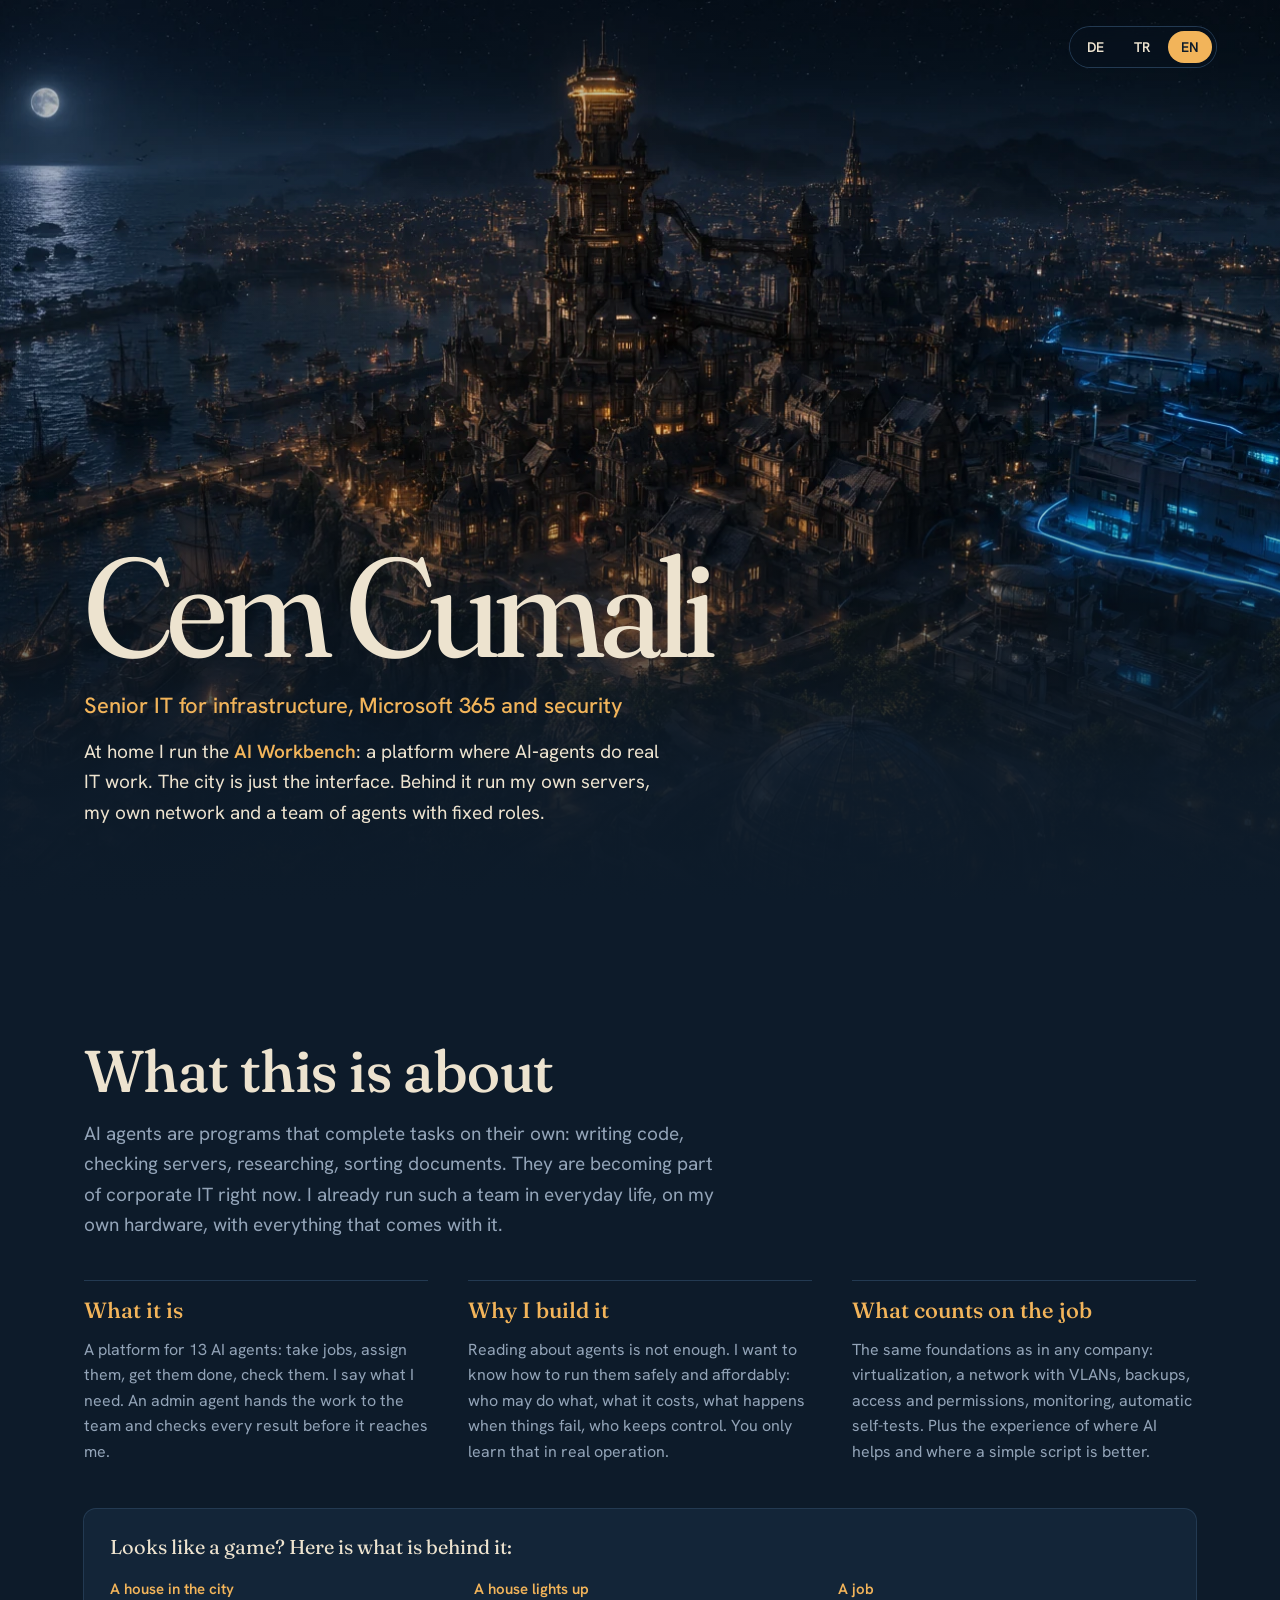
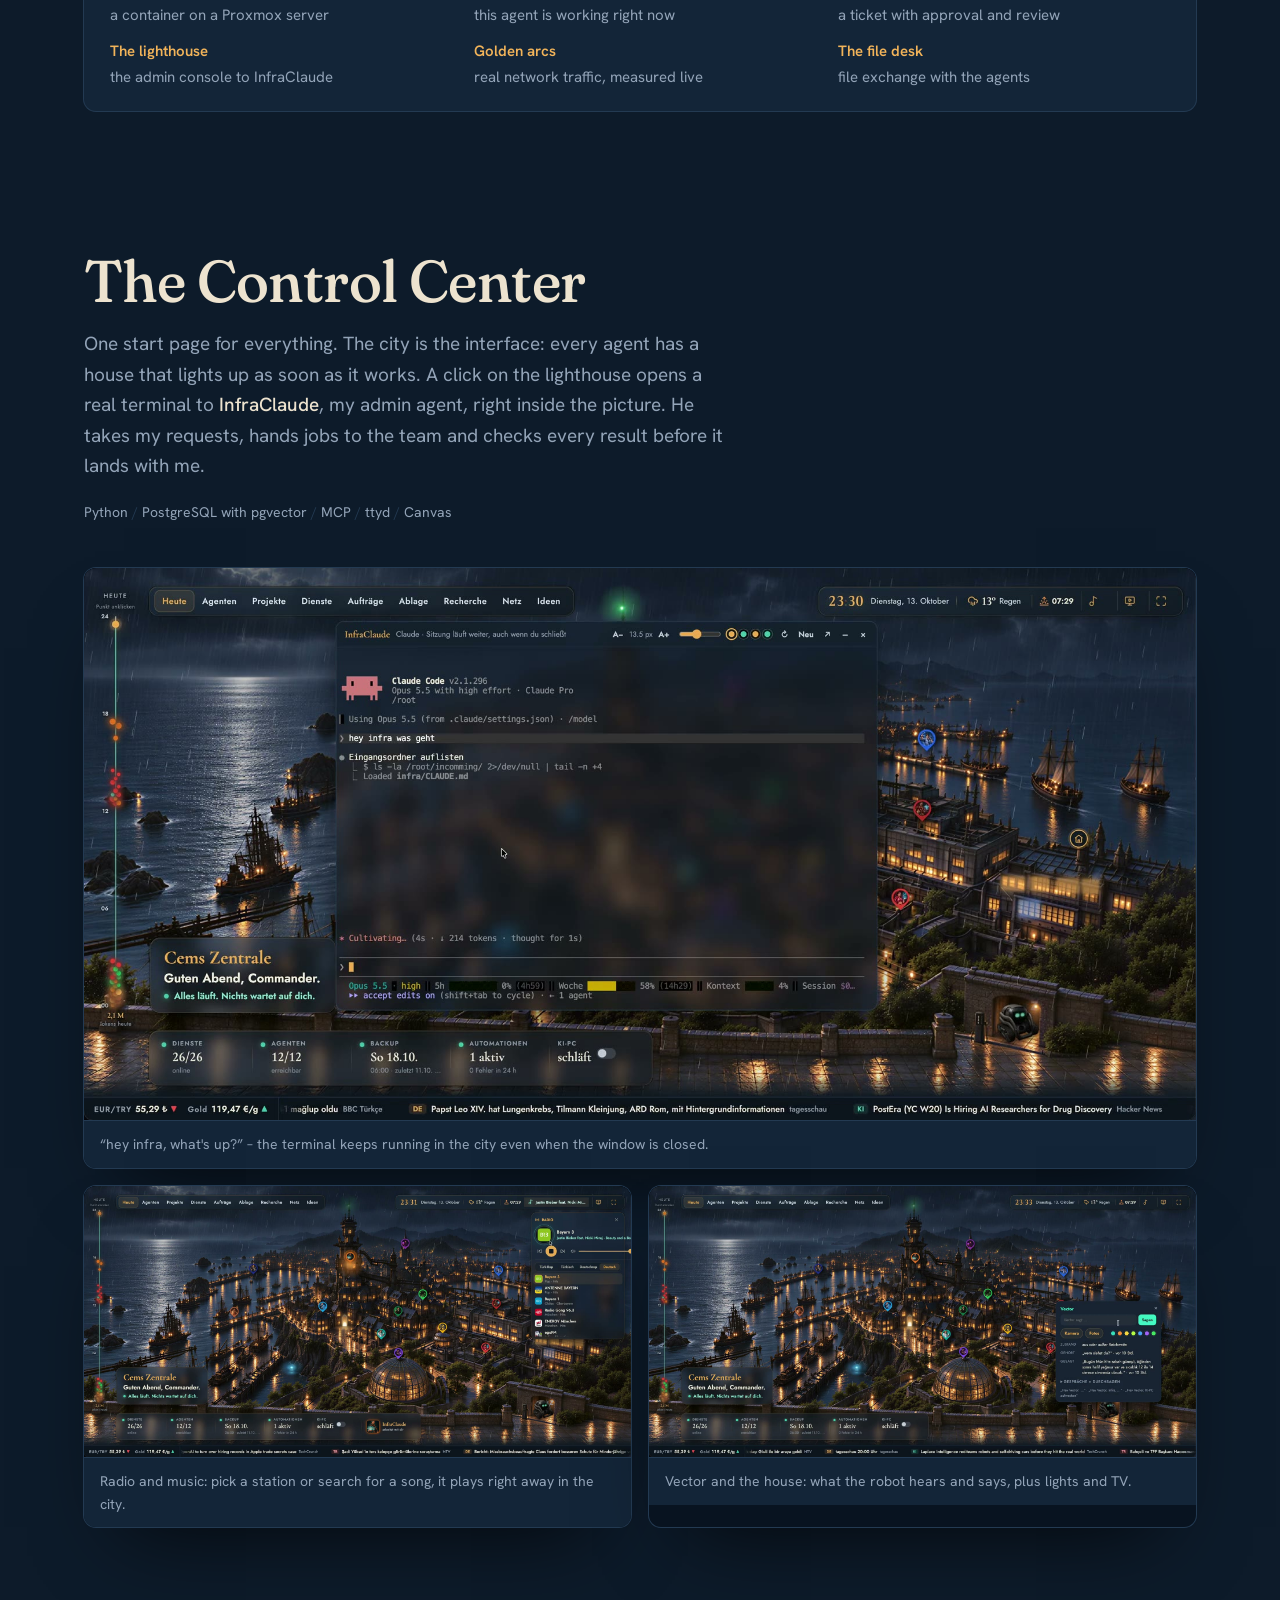
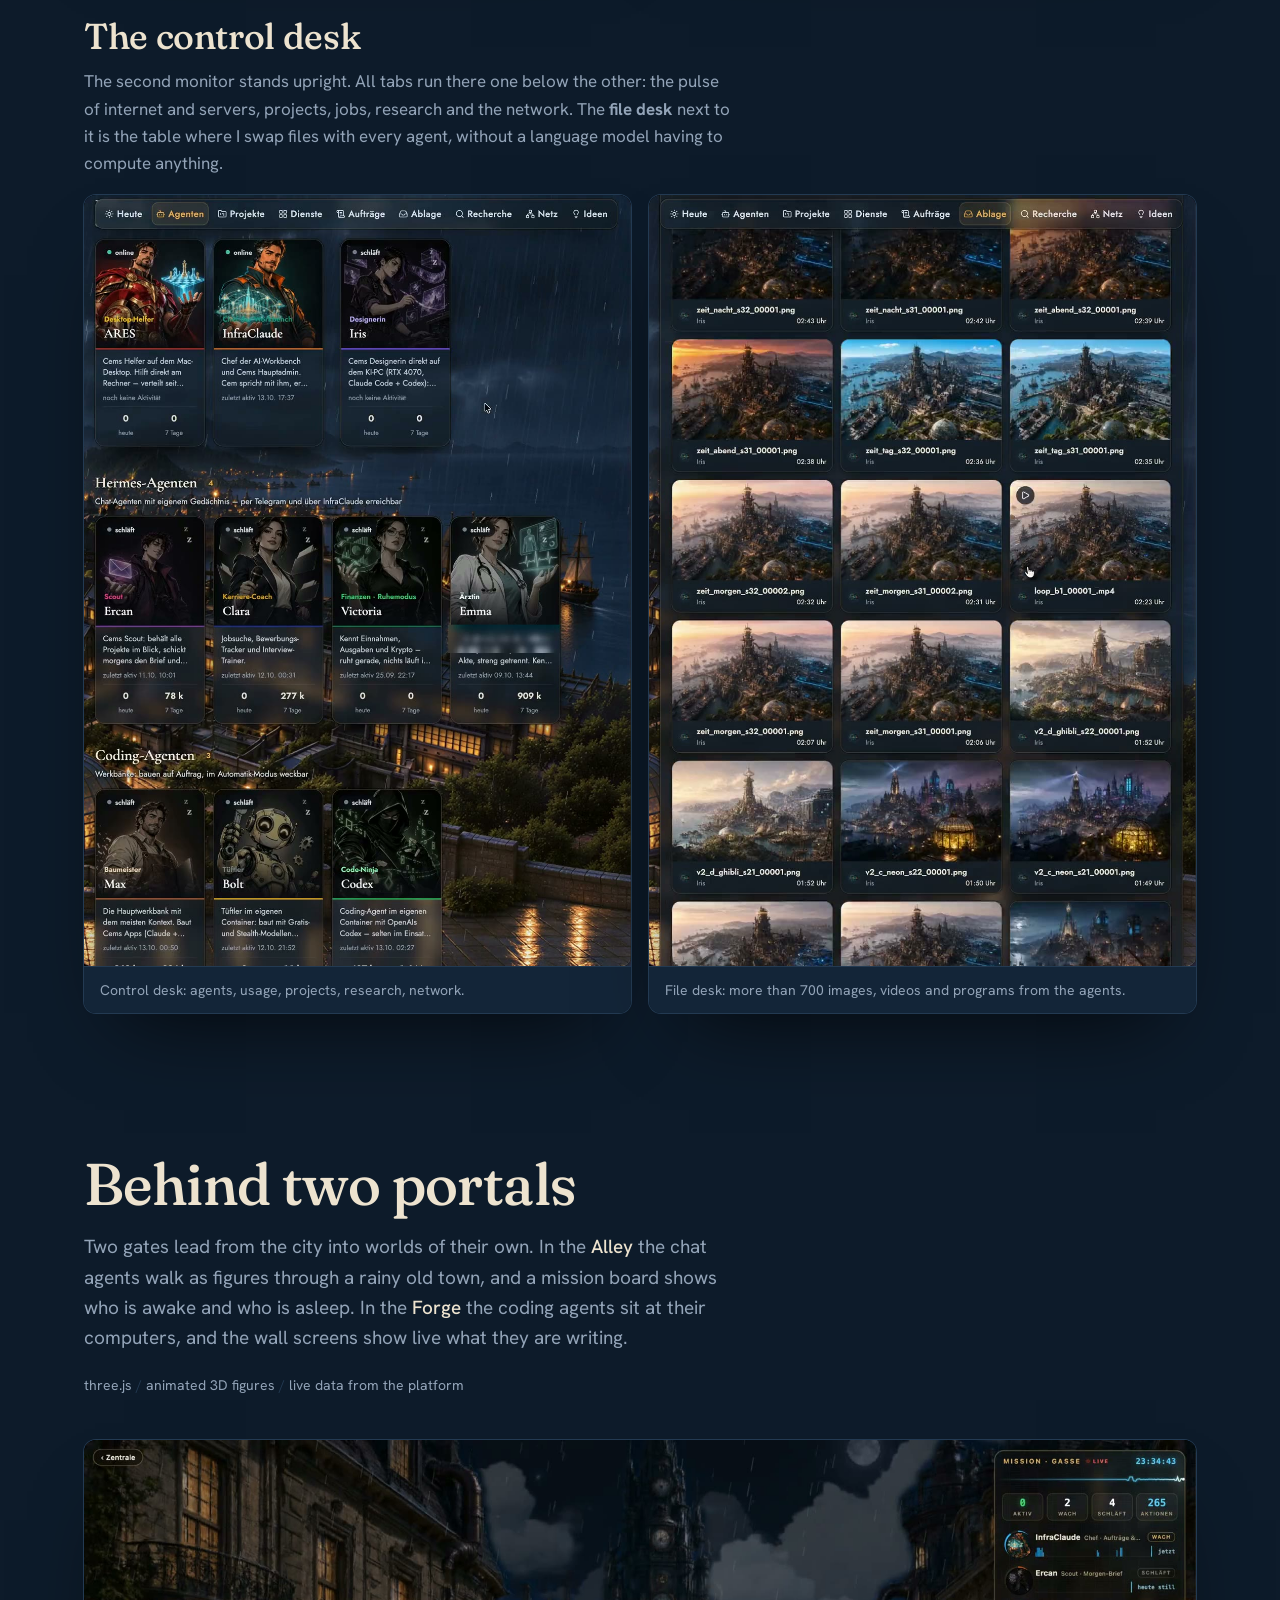
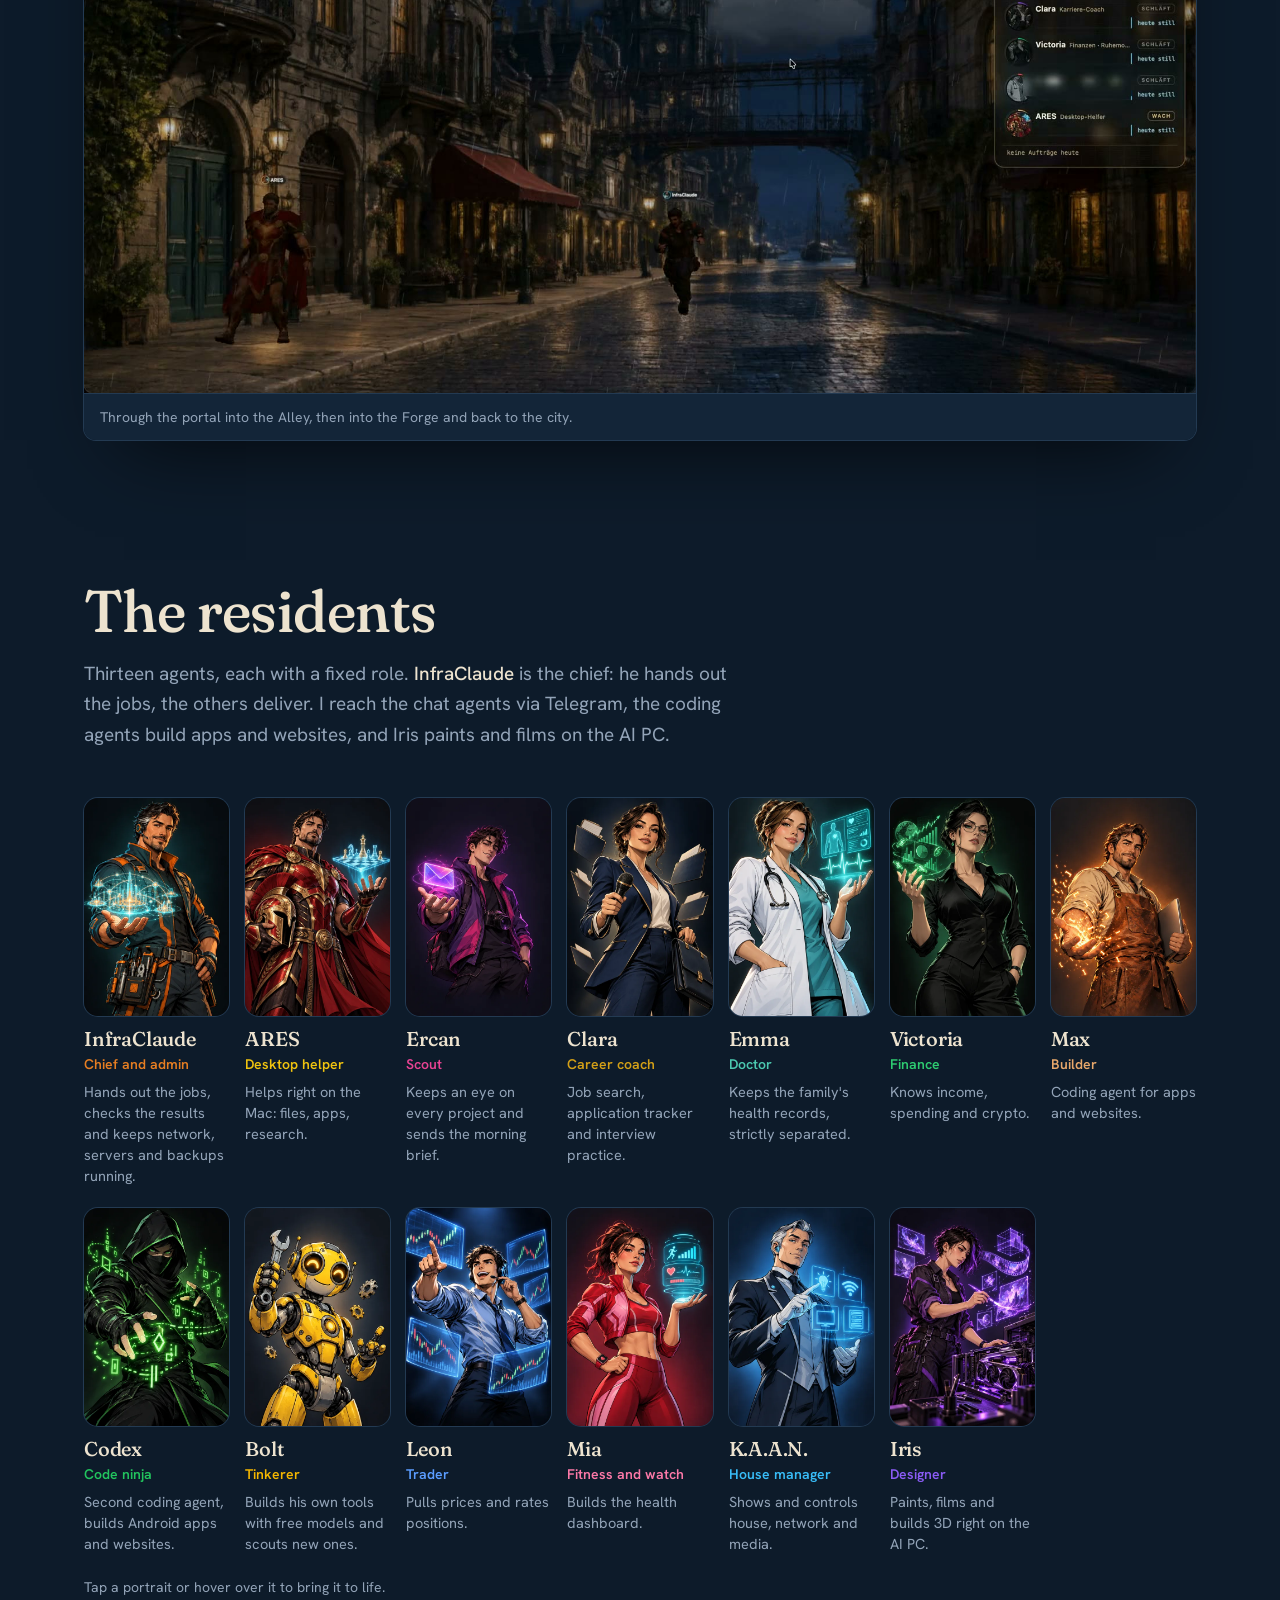
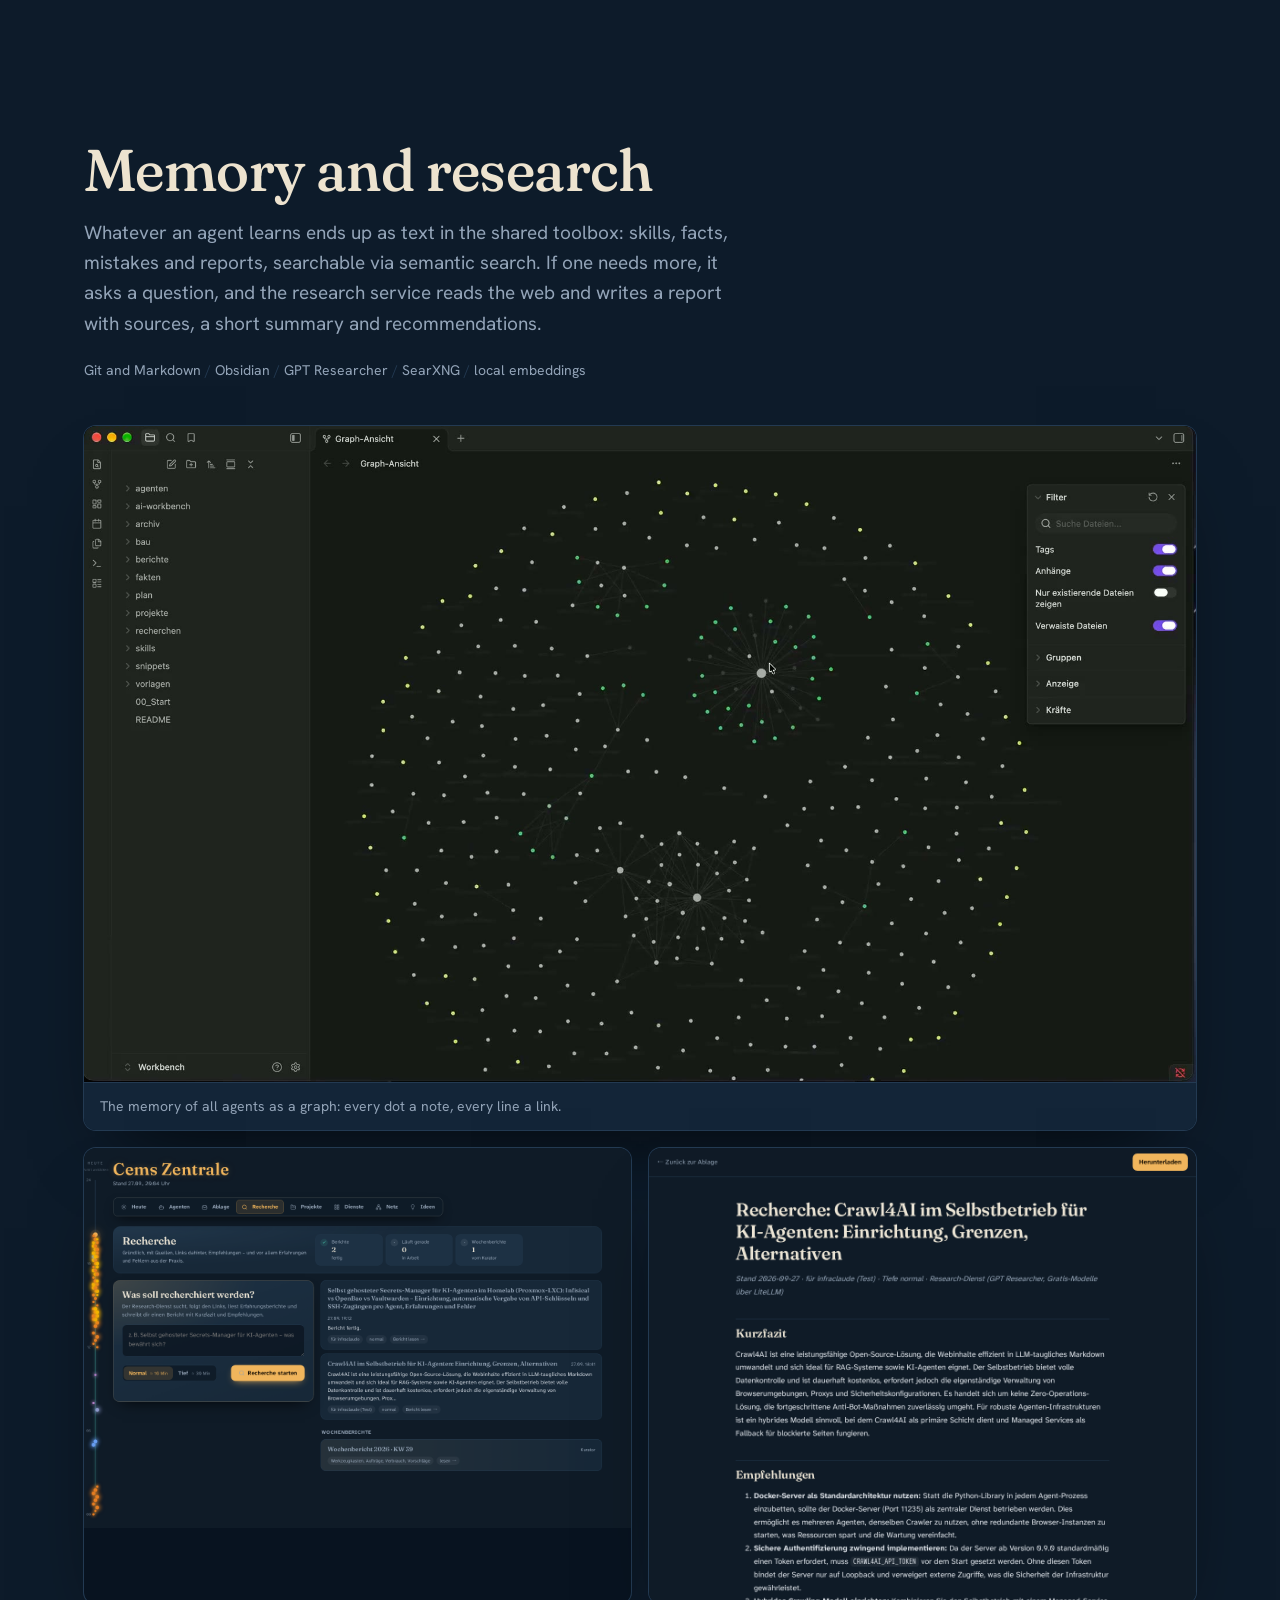
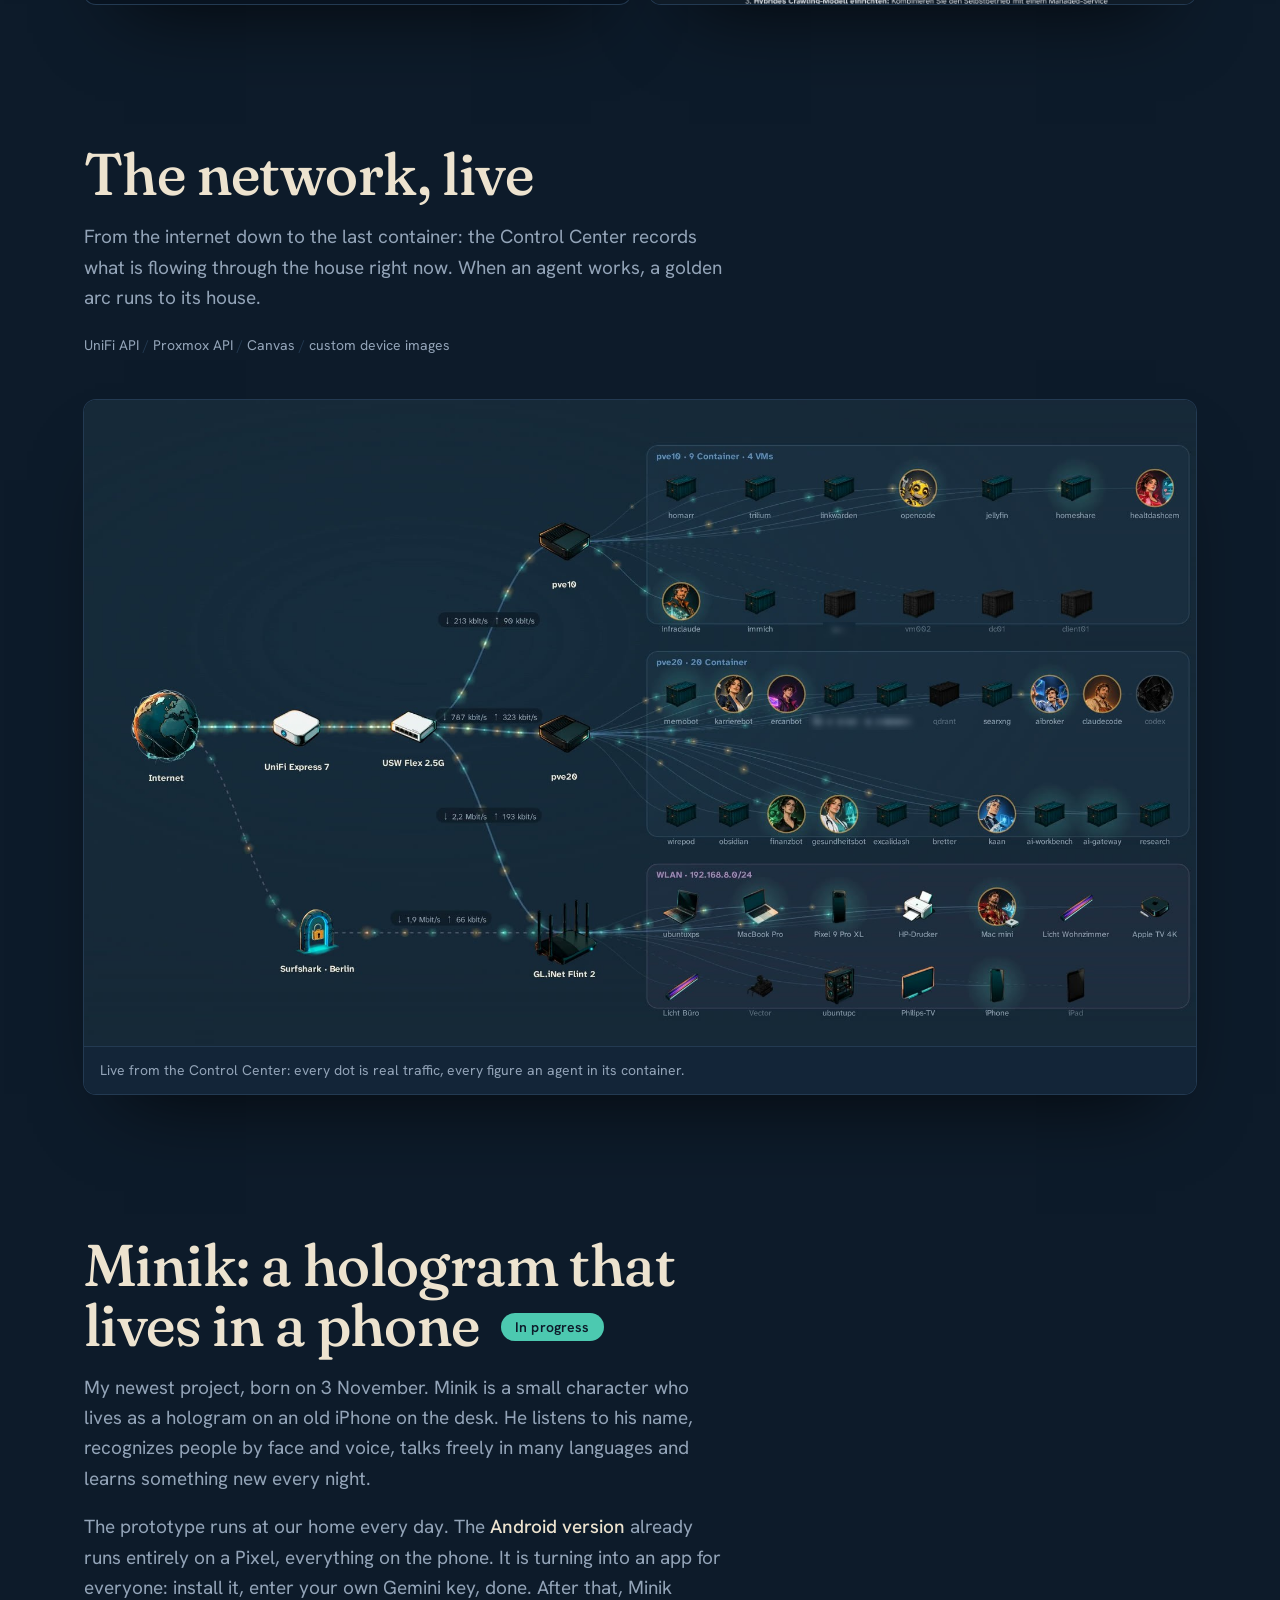
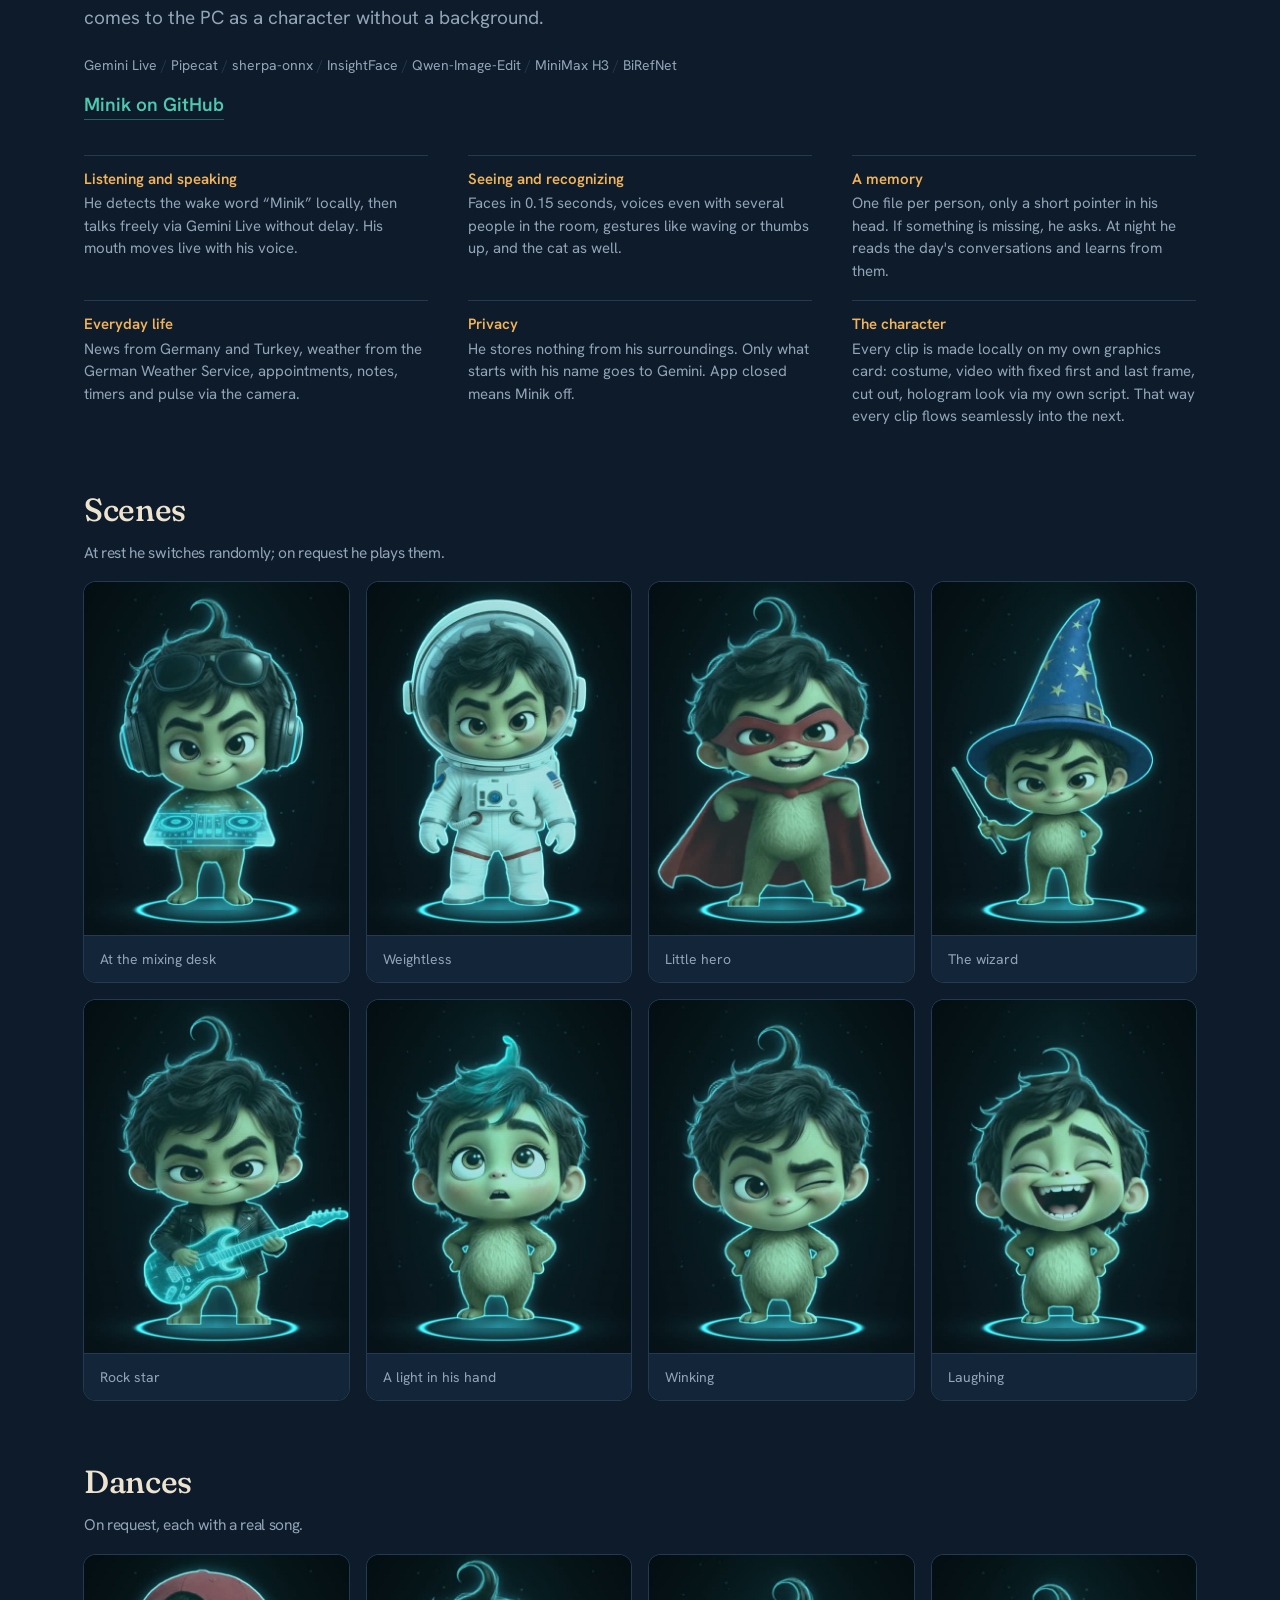
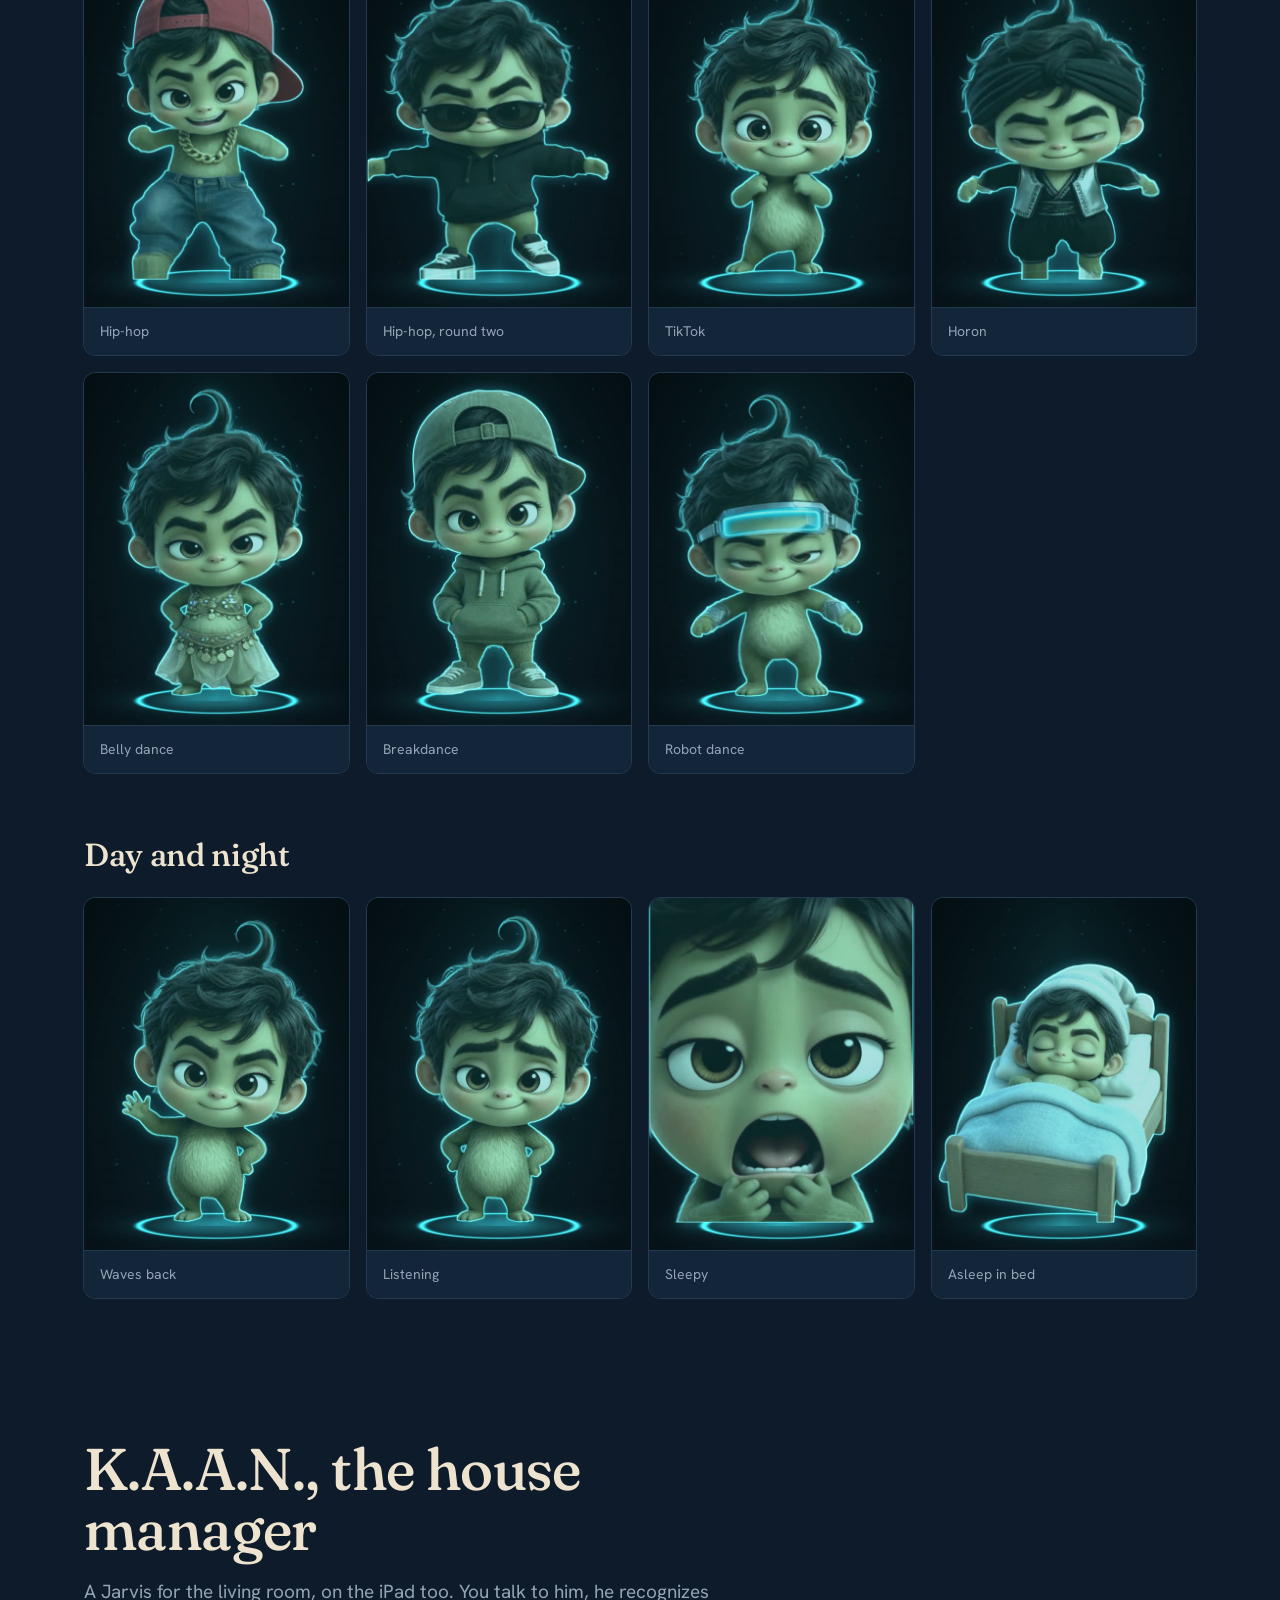
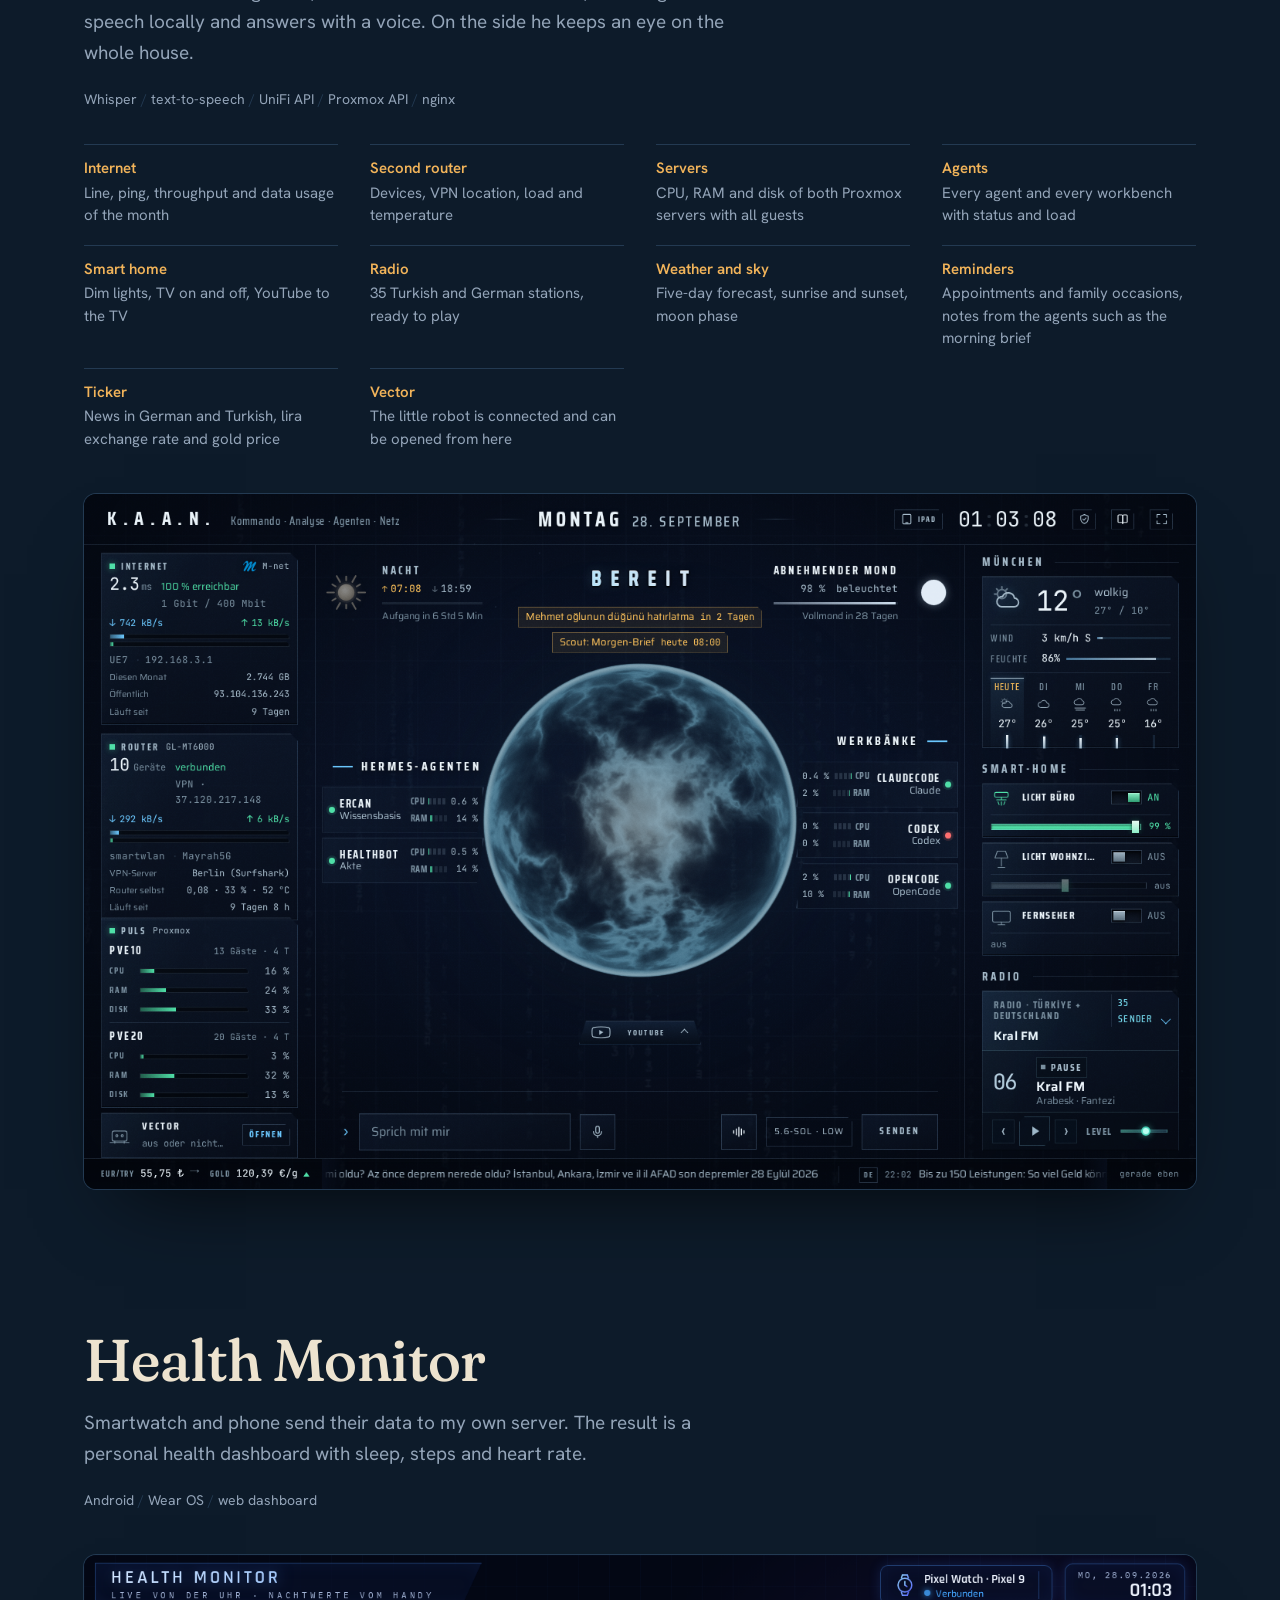
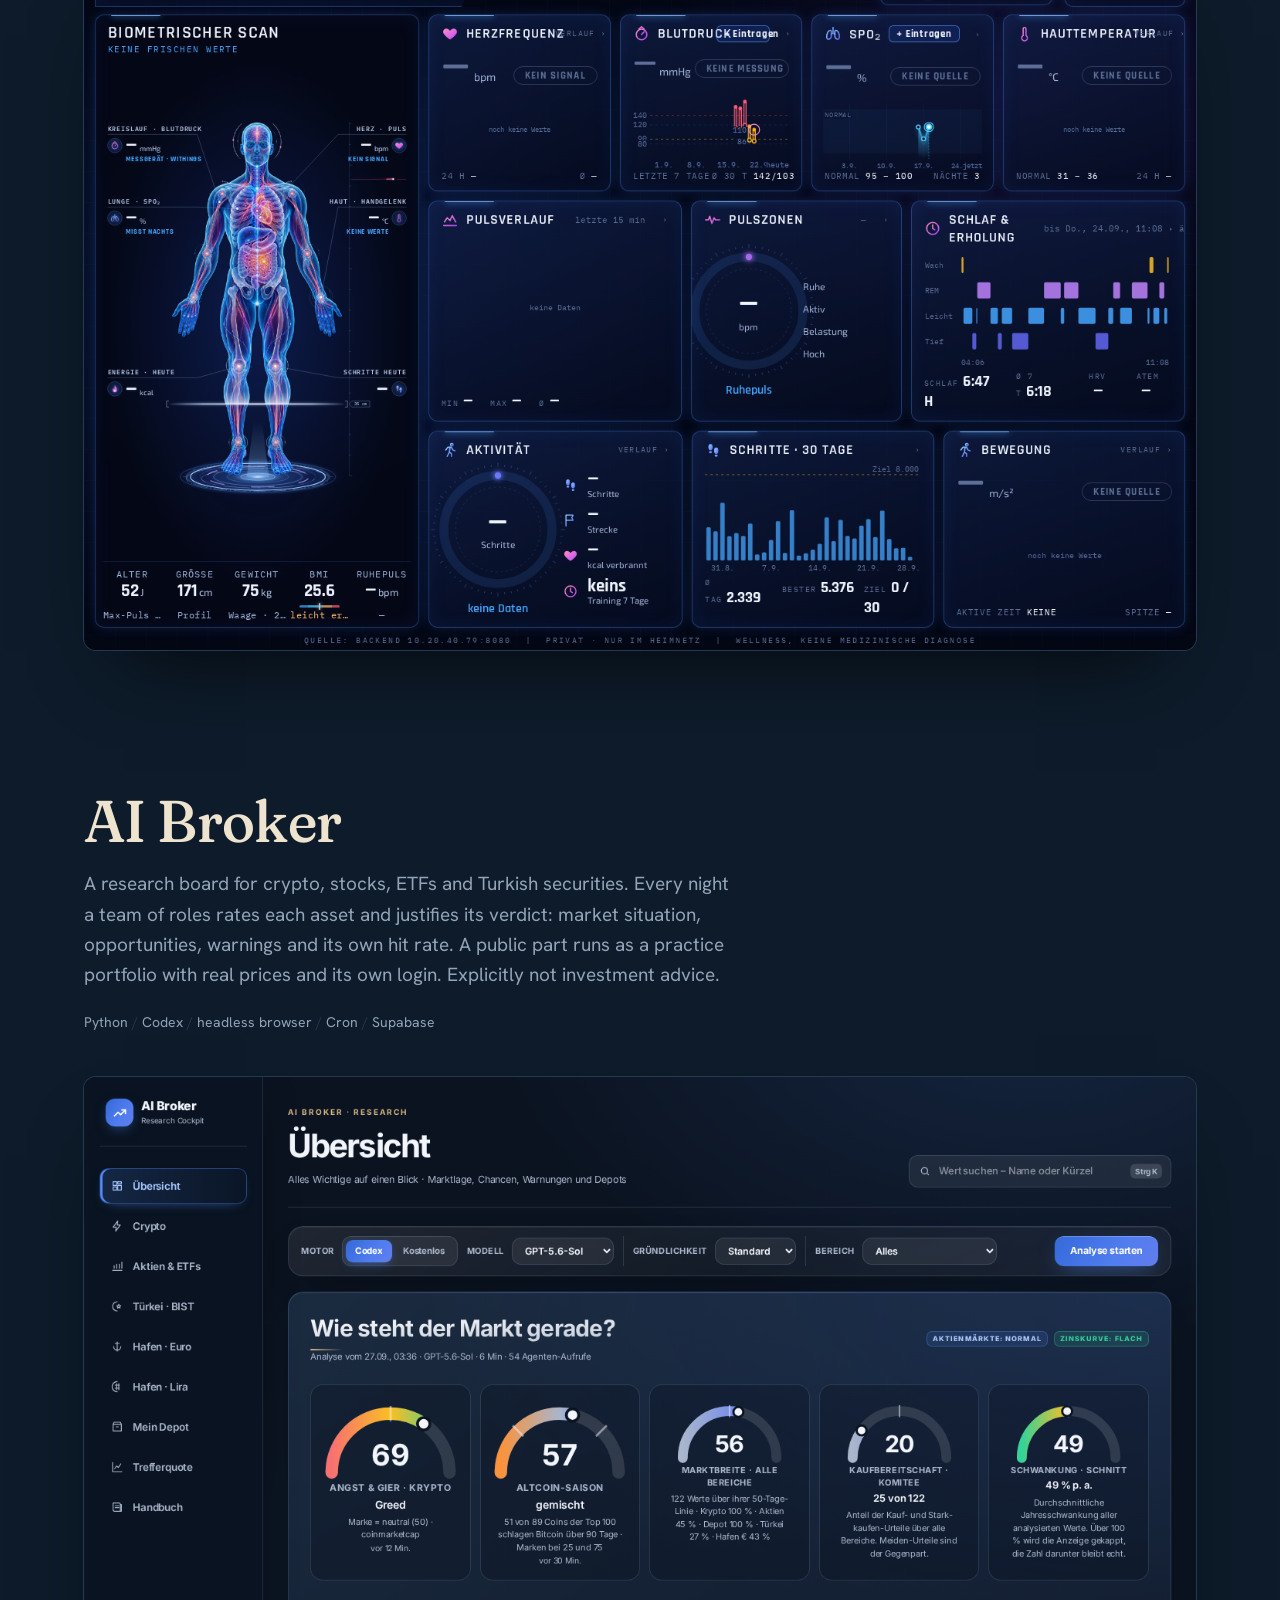
<file: en/index.html>
<!doctype html>
<html lang="en" data-basis="../">
<head>
<meta charset="utf-8">
<meta name="viewport" content="width=device-width,initial-scale=1">
<title>Cem Cumali – Projects</title>
<meta name="description" content="Cem Cumali, Senior IT: the AI Workbench, a self-hosted platform where AI agents do real IT work.">
<link rel="preconnect" href="https://fonts.googleapis.com">
<link rel="preconnect" href="https://fonts.gstatic.com" crossorigin>
<link href="https://fonts.googleapis.com/css2?family=Fraunces:opsz,wght,SOFT@9..144,300..700,50&family=Hanken+Grotesk:wght@400;500;600&display=swap" rel="stylesheet">
<link rel="alternate" hreflang="de" href="https://pdcem.github.io/">
<link rel="alternate" hreflang="tr" href="https://pdcem.github.io/tr/">
<link rel="alternate" hreflang="en" href="https://pdcem.github.io/en/">
<link rel="stylesheet" href="../stil.css?v=3">
</head>
<body>

<header class="hero">
  <nav class="sprache" aria-label="Language"><a href="../" hreflang="de">DE</a><a href="../tr/" hreflang="tr">TR</a><a href="./" hreflang="en" aria-current="page">EN</a></nav>
  <img class="poster" src="../medien/stadt/nacht.webp" alt="">
  <video autoplay muted loop playsinline poster="../medien/stadt/nacht.webp" aria-hidden="true">
    <source src="../medien/stadt/loop_nacht.mp4" type="video/mp4">
  </video>
  <div class="hero-text">
    <h1>Cem Cumali</h1>
    <p class="rolle">Senior IT for infrastructure, Microsoft 365 and security</p>
    <p class="satz">At home I run the <strong>AI Workbench</strong>: a platform where AI&#8209;agents do real IT work. The city is just the interface. Behind it run my own servers, my own network and a team of agents with fixed roles.</p>
  </div>
</header>

<main>

<section id="worum">
  <div class="kopf">
    <h2>What this is about</h2>
    <p>AI agents are programs that complete tasks on their own: writing code, checking servers, researching, sorting documents. They are becoming part of corporate IT right now. I already run such a team in everyday life, on my own hardware, with everything that comes with it.</p>
  </div>
  <ul class="kann worum">
    <li><strong>What it is</strong>A platform for 13 AI agents: take jobs, assign them, get them done, check them. I say what I need. An admin agent hands the work to the team and checks every result before it reaches me.</li>
    <li><strong>Why I build it</strong>Reading about agents is not enough. I want to know how to run them safely and affordably: who may do what, what it costs, what happens when things fail, who keeps control. You only learn that in real operation.</li>
    <li><strong>What counts on the job</strong>The same foundations as in any company: virtualization, a network with VLANs, backups, access and permissions, monitoring, automatic self-tests. Plus the experience of where AI helps and where a simple script is better.</li>
  </ul>
  <div class="legende">
    <p class="legende-titel">Looks like a game? Here is what is behind it:</p>
    <dl>
      <div><dt>A house in the city</dt><dd>a container on a Proxmox server</dd></div>
      <div><dt>A house lights up</dt><dd>this agent is working right now</dd></div>
      <div><dt>A job</dt><dd>a ticket with approval and review</dd></div>
      <div><dt>The lighthouse</dt><dd>the admin console to InfraClaude</dd></div>
      <div><dt>Golden arcs</dt><dd>real network traffic, measured live</dd></div>
      <div><dt>The file desk</dt><dd>file exchange with the agents</dd></div>
    </dl>
  </div>
</section>

<section id="zentrale">
  <div class="kopf">
    <h2>The Control Center</h2>
    <p>One start page for everything. The city is the interface: every agent has a house that lights up as soon as it works. A click on the lighthouse opens a real terminal to <strong>InfraClaude</strong>, my admin agent, right inside the picture. He takes my requests, hands jobs to the team and checks every result before it lands with me.</p>
    <p class="werkzeug"><span>Python</span><span>PostgreSQL with pgvector</span><span>MCP</span><span>ttyd</span><span>Canvas</span></p>
  </div>
  <figure class="schirm"><video class="clip" muted loop playsinline preload="none" data-auto poster="../medien/zentrale/stadt_infraclaude.jpg" aria-label="The Control Center at night: a click on the lighthouse opens InfraClaude's terminal"><source src="../medien/zentrale/stadt_infraclaude.mp4" type="video/mp4"></video>
    <figcaption>“hey infra, what's up?” – the terminal keeps running in the city even when the window is closed.</figcaption></figure>
  <div class="paar">
    <figure class="schirm"><video class="clip" muted loop playsinline preload="none" data-auto poster="../medien/zentrale/stadt_musik.jpg" aria-label="Radio and music right in the Control Center"><source src="../medien/zentrale/stadt_musik.mp4" type="video/mp4"></video>
      <figcaption>Radio and music: pick a station or search for a song, it plays right away in the city.</figcaption></figure>
    <figure class="schirm"><video class="clip" muted loop playsinline preload="none" data-auto poster="../medien/zentrale/stadt_vector_haus.jpg" aria-label="Vector window and light control"><source src="../medien/zentrale/stadt_vector_haus.mp4" type="video/mp4"></video>
      <figcaption>Vector and the house: what the robot hears and says, plus lights and TV.</figcaption></figure>
  </div>
  <div class="unter">
    <h3>The control desk</h3>
    <p>The second monitor stands upright. All tabs run there one below the other: the pulse of internet and servers, projects, jobs, research and the network. The <strong>file desk</strong> next to it is the table where I swap files with every agent, without a language model having to compute anything.</p>
  </div>
  <div class="paar hochpaar">
    <figure class="schirm"><video class="clip" muted loop playsinline preload="none" data-auto poster="../medien/zentrale/leitstand.jpg" aria-label="Portrait-mode control desk: agents, projects, research and network"><source src="../medien/zentrale/leitstand.mp4" type="video/mp4"></video>
      <figcaption>Control desk: agents, usage, projects, research, network.</figcaption></figure>
    <figure class="schirm"><video class="clip" muted loop playsinline preload="none" data-auto poster="../medien/zentrale/ablage.jpg" aria-label="File desk with the agents' images, videos and programs"><source src="../medien/zentrale/ablage.mp4" type="video/mp4"></video>
      <figcaption>File desk: more than 700 images, videos and programs from the agents.</figcaption></figure>
  </div>
</section>

<section id="portale">
  <div class="kopf">
    <h2>Behind two portals</h2>
    <p>Two gates lead from the city into worlds of their own. In the <strong>Alley</strong> the chat agents walk as figures through a rainy old town, and a mission board shows who is awake and who is asleep. In the <strong>Forge</strong> the coding agents sit at their computers, and the wall screens show live what they are writing.</p>
    <p class="werkzeug"><span>three.js</span><span>animated 3D figures</span><span>live data from the platform</span></p>
  </div>
  <figure class="schirm"><video class="clip" muted loop playsinline preload="none" data-auto poster="../medien/zentrale/portale.jpg" aria-label="Tour through the Alley and the Forge"><source src="../medien/zentrale/portale.mp4" type="video/mp4"></video>
    <figcaption>Through the portal into the Alley, then into the Forge and back to the city.</figcaption></figure>
</section>

<section id="bewohner">
  <div class="kopf">
    <h2>The residents</h2>
    <p>Thirteen agents, each with a fixed role. <strong>InfraClaude</strong> is the chief: he hands out the jobs, the others deliver. I reach the chat agents via Telegram, the coding agents build apps and websites, and Iris paints and films on the AI PC.</p>
  </div>
  <ul class="bewohner" id="liste"></ul>
  <p class="hinweis">Tap a portrait or hover over it to bring it to life.</p>
</section>

<section id="recherche">
  <div class="kopf">
    <h2>Memory and research</h2>
    <p>Whatever an agent learns ends up as text in the shared toolbox: skills, facts, mistakes and reports, searchable via semantic search. If one needs more, it asks a question, and the research service reads the web and writes a report with sources, a short summary and recommendations.</p>
    <p class="werkzeug"><span>Git and Markdown</span><span>Obsidian</span><span>GPT Researcher</span><span>SearXNG</span><span>local embeddings</span></p>
  </div>
  <figure class="schirm"><video class="clip" muted loop playsinline preload="none" data-auto poster="../medien/zentrale/wissen.jpg" aria-label="Knowledge graph of all agents in Obsidian"><source src="../medien/zentrale/wissen.mp4" type="video/mp4"></video>
    <figcaption>The memory of all agents as a graph: every dot a note, every line a link.</figcaption></figure>
  <div class="paar">
    <figure class="schirm"><button class="zoom" aria-label="Show large"><img src="../medien/shots/z27c-t-recherche.png" alt="Research tab with input field and finished reports" loading="lazy" width="1440" height="1000"></button></figure>
    <figure class="schirm"><button class="zoom" aria-label="Show large"><img src="../medien/shots/z27c-bericht.png" alt="Finished research report with summary and recommendations" loading="lazy" width="1200" height="1000"></button></figure>
  </div>
</section>

<section id="netz">
  <div class="kopf">
    <h2>The network, live</h2>
    <p>From the internet down to the last container: the Control Center records what is flowing through the house right now. When an agent works, a golden arc runs to its house.</p>
    <p class="werkzeug"><span>UniFi API</span><span>Proxmox API</span><span>Canvas</span><span>custom device images</span></p>
  </div>
  <figure class="schirm"><video class="netzlive" muted loop playsinline preload="none" poster="../medien/shots/netz_live.jpg" data-auto aria-label="Live network view: data flows from the internet through router and switch to two Proxmox servers, their containers and the Wi-Fi"><source src="../medien/shots/netz_live.mp4" type="video/mp4"></video>
    <figcaption>Live from the Control Center: every dot is real traffic, every figure an agent in its container.</figcaption></figure>
</section>

<section id="minik">
  <div class="kopf">
    <h2>Minik: a hologram that lives in a phone <span class="baustelle">In progress</span></h2>
    <p>My newest project, born on 3 November. Minik is a small character who lives as a hologram on an old iPhone on the desk. He listens to his name, recognizes people by face and voice, talks freely in many languages and learns something new every night.</p>
    <p>The prototype runs at our home every day. The <strong>Android version</strong> already runs entirely on a Pixel, everything on the phone. It is turning into an app for everyone: install it, enter your own Gemini key, done. After that, Minik comes to the PC as a character without a background.</p>
    <p class="werkzeug"><span>Gemini Live</span><span>Pipecat</span><span>sherpa-onnx</span><span>InsightFace</span><span>Qwen-Image-Edit</span><span>MiniMax H3</span><span>BiRefNet</span></p>
    <p class="mehr"><a href="https://github.com/PDCem/minik">Minik on GitHub</a></p>
  </div>
  <ul class="kann drei">
    <li><strong>Listening and speaking</strong>He detects the wake word “Minik” locally, then talks freely via Gemini Live without delay. His mouth moves live with his voice.</li>
    <li><strong>Seeing and recognizing</strong>Faces in 0.15 seconds, voices even with several people in the room, gestures like waving or thumbs up, and the cat as well.</li>
    <li><strong>A memory</strong>One file per person, only a short pointer in his head. If something is missing, he asks. At night he reads the day's conversations and learns from them.</li>
    <li><strong>Everyday life</strong>News from Germany and Turkey, weather from the German Weather Service, appointments, notes, timers and pulse via the camera.</li>
    <li><strong>Privacy</strong>He stores nothing from his surroundings. Only what starts with his name goes to Gemini. App closed means Minik off.</li>
    <li><strong>The character</strong>Every clip is made locally on my own graphics card: costume, video with fixed first and last frame, cut out, hologram look via my own script. That way every clip flows seamlessly into the next.</li>
  </ul>
  <h3 class="reihe">Scenes <span>At rest he switches randomly; on request he plays them.</span></h3>
  <div class="holos">
    <figure class="holo"><video muted loop playsinline preload="none" data-auto poster="../medien/minik/minik_idle_dj.jpg" aria-label="Minik: At the mixing desk"><source src="../medien/minik/minik_idle_dj.mp4" type="video/mp4"></video><figcaption>At the mixing desk</figcaption></figure>
    <figure class="holo"><video muted loop playsinline preload="none" data-auto poster="../medien/minik/minik_idle_astronaut.jpg" aria-label="Minik: Weightless"><source src="../medien/minik/minik_idle_astronaut.mp4" type="video/mp4"></video><figcaption>Weightless</figcaption></figure>
    <figure class="holo"><video muted loop playsinline preload="none" data-auto poster="../medien/minik/minik_idle_held.jpg" aria-label="Minik: Little hero"><source src="../medien/minik/minik_idle_held.mp4" type="video/mp4"></video><figcaption>Little hero</figcaption></figure>
    <figure class="holo"><video muted loop playsinline preload="none" data-auto poster="../medien/minik/minik_idle_zauberer.jpg" aria-label="Minik: The wizard"><source src="../medien/minik/minik_idle_zauberer.mp4" type="video/mp4"></video><figcaption>The wizard</figcaption></figure>
    <figure class="holo"><video muted loop playsinline preload="none" data-auto poster="../medien/minik/minik_idle_rockstar.jpg" aria-label="Minik: Rock star"><source src="../medien/minik/minik_idle_rockstar.mp4" type="video/mp4"></video><figcaption>Rock star</figcaption></figure>
    <figure class="holo"><video muted loop playsinline preload="none" data-auto poster="../medien/minik/minik_idle_licht.jpg" aria-label="Minik: A light in his hand"><source src="../medien/minik/minik_idle_licht.mp4" type="video/mp4"></video><figcaption>A light in his hand</figcaption></figure>
    <figure class="holo"><video muted loop playsinline preload="none" data-auto poster="../medien/minik/minik_idle_zwinkern.jpg" aria-label="Minik: Winking"><source src="../medien/minik/minik_idle_zwinkern.mp4" type="video/mp4"></video><figcaption>Winking</figcaption></figure>
    <figure class="holo"><video muted loop playsinline preload="none" data-auto poster="../medien/minik/minik_lachen.jpg" aria-label="Minik: Laughing"><source src="../medien/minik/minik_lachen.mp4" type="video/mp4"></video><figcaption>Laughing</figcaption></figure>
  </div>
  <h3 class="reihe">Dances <span>On request, each with a real song.</span></h3>
  <div class="holos">
    <figure class="holo"><video muted loop playsinline preload="none" data-auto poster="../medien/minik/minik_tanz_hiphop1.jpg" aria-label="Minik: Hip-hop"><source src="../medien/minik/minik_tanz_hiphop1.mp4" type="video/mp4"></video><figcaption>Hip-hop</figcaption></figure>
    <figure class="holo"><video muted loop playsinline preload="none" data-auto poster="../medien/minik/minik_tanz_hiphop2.jpg" aria-label="Minik: Hip-hop, round two"><source src="../medien/minik/minik_tanz_hiphop2.mp4" type="video/mp4"></video><figcaption>Hip-hop, round two</figcaption></figure>
    <figure class="holo"><video muted loop playsinline preload="none" data-auto poster="../medien/minik/minik_tanz_tiktok.jpg" aria-label="Minik: TikTok"><source src="../medien/minik/minik_tanz_tiktok.mp4" type="video/mp4"></video><figcaption>TikTok</figcaption></figure>
    <figure class="holo"><video muted loop playsinline preload="none" data-auto poster="../medien/minik/minik_tanz_horon.jpg" aria-label="Minik: Horon"><source src="../medien/minik/minik_tanz_horon.mp4" type="video/mp4"></video><figcaption>Horon</figcaption></figure>
    <figure class="holo"><video muted loop playsinline preload="none" data-auto poster="../medien/minik/minik_tanz_bauchtanz.jpg" aria-label="Minik: Belly dance"><source src="../medien/minik/minik_tanz_bauchtanz.mp4" type="video/mp4"></video><figcaption>Belly dance</figcaption></figure>
    <figure class="holo"><video muted loop playsinline preload="none" data-auto poster="../medien/minik/minik_tanz_breakdance.jpg" aria-label="Minik: Breakdance"><source src="../medien/minik/minik_tanz_breakdance.mp4" type="video/mp4"></video><figcaption>Breakdance</figcaption></figure>
    <figure class="holo"><video muted loop playsinline preload="none" data-auto poster="../medien/minik/minik_tanz_roboter.jpg" aria-label="Minik: Robot dance"><source src="../medien/minik/minik_tanz_roboter.mp4" type="video/mp4"></video><figcaption>Robot dance</figcaption></figure>
  </div>
  <h3 class="reihe">Day and night</h3>
  <div class="holos">
    <figure class="holo"><video muted loop playsinline preload="none" data-auto poster="../medien/minik/minik_winken.jpg" aria-label="Minik: Waves back"><source src="../medien/minik/minik_winken.mp4" type="video/mp4"></video><figcaption>Waves back</figcaption></figure>
    <figure class="holo"><video muted loop playsinline preload="none" data-auto poster="../medien/minik/minik_zuhoeren.jpg" aria-label="Minik: Listening"><source src="../medien/minik/minik_zuhoeren.mp4" type="video/mp4"></video><figcaption>Listening</figcaption></figure>
    <figure class="holo"><video muted loop playsinline preload="none" data-auto poster="../medien/minik/minik_einschlafen.jpg" aria-label="Minik: Sleepy"><source src="../medien/minik/minik_einschlafen.mp4" type="video/mp4"></video><figcaption>Sleepy</figcaption></figure>
    <figure class="holo"><video muted loop playsinline preload="none" data-auto poster="../medien/minik/minik_schlafen.jpg" aria-label="Minik: Asleep in bed"><source src="../medien/minik/minik_schlafen.mp4" type="video/mp4"></video><figcaption>Asleep in bed</figcaption></figure>
  </div>
</section>

<section id="kaan">
  <div class="kopf">
    <h2>K.A.A.N., the house manager</h2>
    <p>A Jarvis for the living room, on the iPad too. You talk to him, he recognizes speech locally and answers with a voice. On the side he keeps an eye on the whole house.</p>
    <p class="werkzeug"><span>Whisper</span><span>text-to-speech</span><span>UniFi API</span><span>Proxmox API</span><span>nginx</span></p>
  </div>
  <ul class="kann">
    <li><strong>Internet</strong>Line, ping, throughput and data usage of the month</li>
    <li><strong>Second router</strong>Devices, VPN location, load and temperature</li>
    <li><strong>Servers</strong>CPU, RAM and disk of both Proxmox servers with all guests</li>
    <li><strong>Agents</strong>Every agent and every workbench with status and load</li>
    <li><strong>Smart home</strong>Dim lights, TV on and off, YouTube to the TV</li>
    <li><strong>Radio</strong>35 Turkish and German stations, ready to play</li>
    <li><strong>Weather and sky</strong>Five-day forecast, sunrise and sunset, moon phase</li>
    <li><strong>Reminders</strong>Appointments and family occasions, notes from the agents such as the morning brief</li>
    <li><strong>Ticker</strong>News in German and Turkish, lira exchange rate and gold price</li>
    <li><strong>Vector</strong>The little robot is connected and can be opened from here</li>
  </ul>
  <figure class="schirm"><button class="zoom" aria-label="Show large"><img src="../medien/shots/kaan.png" alt="K.A.A.N. interface with network, Proxmox load, weather, smart home and radio" loading="lazy" width="1440" height="900"></button></figure>
</section>

<section id="health">
  <div class="kopf">
    <h2>Health Monitor</h2>
    <p>Smartwatch and phone send their data to my own server. The result is a personal health dashboard with sleep, steps and heart rate.</p>
    <p class="werkzeug"><span>Android</span><span>Wear OS</span><span>web dashboard</span></p>
  </div>
  <figure class="schirm"><button class="zoom" aria-label="Show large"><img src="../medien/shots/health.png" alt="Health Monitor with body model, sleep phases and steps of the last 30 days" loading="lazy" width="1440" height="900"></button></figure>
</section>

<section id="aibroker">
  <div class="kopf">
    <h2>AI Broker</h2>
    <p>A research board for crypto, stocks, ETFs and Turkish securities. Every night a team of roles rates each asset and justifies its verdict: market situation, opportunities, warnings and its own hit rate. A public part runs as a practice portfolio with real prices and its own login. Explicitly not investment advice.</p>
    <p class="werkzeug"><span>Python</span><span>Codex</span><span>headless browser</span><span>Cron</span><span>Supabase</span></p>
  </div>
  <figure class="schirm"><button class="zoom" aria-label="Show large"><img src="../medien/shots/aibroker-dunkel.png" alt="AI Broker overview with fear and greed index, altcoin season, market breadth and leading indices" loading="lazy" width="1440" height="900"></button></figure>
</section>

<section id="web">
  <div class="kopf">
    <h2>Built for the web</h2>
    <p>Two sites that run publicly. The <strong>learning platform</strong> was made for exam preparation in the family: three subjects with more than 300 exercises, cheat sheets and a mock exam, no account needed. Plus my <strong>application profile</strong> with career history and projects.</p>
    <p class="werkzeug"><span>Astro</span><span>Vercel</span></p>
  </div>
  <div class="paar">
    <figure class="schirm"><button class="zoom" aria-label="Show large"><img src="../medien/shots/lernplattform-2.png" alt="Learning platform Mathematics 1 with progress, chapters and quizzes" loading="lazy" width="1440" height="900"></button>
      <figcaption>Learning platform, here Mathematics 1</figcaption></figure>
    <figure class="schirm"><button class="zoom" aria-label="Show large"><img src="../medien/shots/profil.png" alt="Application profile of Cem Cumali with photo and key figures" loading="lazy" width="1440" height="900"></button>
      <figcaption><a href="https://profilcem.vercel.app">Application profile</a></figcaption></figure>
  </div>
</section>

<section id="werkstatt">
  <div class="kopf">
    <h2>From my <span style="white-space:nowrap">AI workshop</span></h2>
    <p>The city, the portraits and the device images are made on my own AI PC with local image and video models. There is a separate image for every time of day, plus short events that play in the Control Center.</p>
    <p class="werkzeug"><span>ComfyUI</span><span>Qwen Image</span><span>local video models</span><span>own GPU</span></p>
  </div>
  <div class="zeiten">
    <div class="bild" id="zeitbild">
      <img src="../medien/stadt/morgen.webp" alt="The city in the morning" data-z="morgen" loading="lazy">
      <img src="../medien/stadt/tag.webp" alt="The city by day" data-z="tag" loading="lazy">
      <img src="../medien/stadt/abend.webp" alt="The city in the evening" data-z="abend" loading="lazy" class="an">
      <img src="../medien/stadt/nacht.webp" alt="The city at night" data-z="nacht" loading="lazy">
    </div>
    <div class="wahl" role="group" aria-label="Time of day">
      <button data-z="morgen" aria-pressed="false">Morning</button>
      <button data-z="tag" aria-pressed="false">Day</button>
      <button data-z="abend" aria-pressed="true">Evening</button>
      <button data-z="nacht" aria-pressed="false">Night</button>
    </div>
  </div>
  <div class="ereignisse">
    <figure><video muted loop playsinline preload="none" poster="../medien/stadt/nacht.webp" data-auto><source src="../medien/stadt/ereignis_schiff_nacht.mp4" type="video/mp4"></video><figcaption>A ship comes in</figcaption></figure>
    <figure><video muted loop playsinline preload="none" poster="../medien/stadt/nacht.webp" data-auto><source src="../medien/stadt/ereignis_feuerwerk_nacht.mp4" type="video/mp4"></video><figcaption>Fireworks</figcaption></figure>
    <figure><video muted loop playsinline preload="none" poster="../medien/stadt/abend.webp" data-auto><source src="../medien/stadt/ereignis_gewitter_abend.mp4" type="video/mp4"></video><figcaption>Thunderstorm</figcaption></figure>
  </div>
</section>

<section id="llm">
  <div class="kopf">
    <h2>Language models in my own house</h2>
    <p>The agents work with cloud models. In case a provider goes down or a limit kicks in, <strong>my own models are ready as a backup</strong> on the AI PC. They run behind an interface the agents already know. One chat agent once ran fully local as a test, including tool calls.</p>
    <p class="werkzeug"><span>llama.cpp, built myself for CUDA</span><span>GGUF quantization</span><span>OpenAI-compatible API</span><span>RTX 4070, 12 GB</span></p>
  </div>
  <ul class="kann">
    <li><strong>Qwen 3.6 · 35B (MoE)</strong>Runs as the backup server: reads a good 2,000 tokens per second and writes around 55 per second, tool calls verified.</li>
    <li><strong>Qwen 3.8 · 27B</strong>Benchmarked in three sizes from 9 to 17 GB, with and without multi-token prediction.</li>
    <li><strong>Bonsai 2 · 27B</strong>Second backup server with 64,000 tokens of context, tuned for fast reading of long agent prompts.</li>
    <li><strong>Xing 4.0 · 29B</strong>New coding model, made to run with my own llama.cpp branch a few days after release.</li>
    <li><strong>Qwen 3.8 Flash-Next</strong>A 2-bit giant of more than 60 GB: it runs, but shows where the CPU becomes the bottleneck.</li>
    <li><strong>What stuck</strong>Multi-token prediction only pays off when the model doesn't fully fit on the card: plus 27 percent for the big one, minus 40 percent for the small one.</li>
  </ul>
</section>

<section id="weitere">
  <div class="kopf">
    <h2>And also</h2>
    <p>Everything else I have built or run.</p>
  </div>
  <div class="weitere">
    <div><h3>“Infra” app</h3><p>Android app I use to talk to the admin agent by voice: switch the house, today's status, questions to the homelab.</p></div>
    <div><h3>Cradle and hospital</h3><p>New agents are born with a single start command from a shared template. If one falls ill, it is admitted to the hospital automatically and treated.</p></div>
    <div><h3>Lost and found</h3><p>Collects new AI models for text, image, video and voice every day. Before picking any model, the agents look here first.</p></div>
    <div><h3>Self-check and bug log</h3><p>More than 40 automatic checks across the whole platform. Every fixed bug goes into the bug log and gets a regression test, so it never comes back.</p></div>
    <div><h3>Own web search</h3><p>A headless browser as a search and reading service for all agents, instead of third-party search APIs.</p></div>
    <div><h3>Minga AI</h3><p>Company website <a href="https://minga-ai.de">minga-ai.de</a> with real customers, built with Astro and Tailwind.</p></div>
    <div><h3>Çizgi Bilgisayar</h3><p>Turkish website for a friend's computer and Apple service in Kuşadası, with a system planner and its own laptop film.</p></div>
    <div><h3>Integra Çalışma Alanı</h3><p>Work platform for an electrical engineering company in Antalya: staff and two AI agents work together, entirely in Turkish.</p></div>
    <div><h3>Technical drawings for a glazier</h3><p>Hand sketches become production drawings with drilling plan and CNC file (DXF and DWG), following a fixed review scheme.</p></div>
    <div><h3>Project store</h3><p>Every project lives in one place. A coding agent borrows it, builds and returns it, all with history.</p></div>
    <div><h3>Sofa Remote</h3><p>Android remote for MacBook and Mac mini: mouse, keyboard, media and timer from the sofa.</p></div>
    <div><h3>AI gateway</h3><p>One access point for all language models, with a fixed ranking, automatic fallback and limits per agent.</p></div>
    <div><h3>Career assistant</h3><p>Rates new job emails every morning and maintains an application dashboard.</p></div>
    <div><h3>Morning brief</h3><p>The scout sends the status of all projects to my phone every morning, and new ideas on Sundays.</p></div>
    <div><h3>Health record</h3><p>Digital health record for a family member. Findings arrive automatically from scanned documents.</p></div>
    <div><h3>Scan sorting</h3><p>Paper into the scanner, done: recognized, assigned to the right person, filed in the right archive.</p></div>
    <div><h3>Vector robot</h3><p>An Anki Vector with open firmware and its own speech server instead of the manufacturer's shut-down cloud. Understands German and Turkish, knows the family, and “Hey Vector, Infra …” asks the admin agent directly.</p></div>
    <div><h3>Nöbet Çizelgesi</h3><p>Duty roster for a primary school in Turkey: Turkish interface, export as PDF and Excel.</p></div>
    <div><h3>World Cup prediction game 2026</h3><p>Bilingual prediction game for the family, played all the way to the final.</p></div>
    <div><h3>Mayrah IPTV</h3><p>Android TV app with Turkish and German channels from my own channel lists.</p></div>
    <div><h3>OpenTier+</h3><p>Android app that talks to the e-scooter directly via Bluetooth after the manufacturer went bust.</p></div>
    <div><h3>HIZIR</h3><p>Voice assistant on the Mac mini, backed up and archived.</p></div>
    <div><h3>Own image model</h3><p>A LoRA trained on my own photos, in four versions, so images featuring me are possible.</p></div>
    <div><h3>Model benchmark</h3><p>The tinkerer measures which free models are good for which tasks, from easy to hard.</p></div>
    <div><h3>Telegram bridge</h3><p>Controls the coding agent via Telegram: write a task, and the answer builds up live in the message.</p></div>
    <div><h3>One prompt for all</h3><p>A shared master prompt for all agents, rolled out by script: change it once, up to date everywhere.</p></div>
    <div><h3>Mac setup</h3><p>Inventory of all apps including package names, so the Mac is back up quickly after a reinstall.</p></div>
    <div><h3>One-click templates</h3><p>Ready-made ComfyUI workflows for image, editing, upscaling and video, so you don't need a forest of switches every time.</p></div>
    <div><h3>Armor LoRA</h3><p>A custom image model for Ottoman lamellar armor, so every plate and every chain ring is right.</p></div>
    <div><h3>Cibiti Amca</h3><p>An original satire character, a Turkish uncle with an opinion on everything. Still in the concept phase.</p></div>
    <div><h3>Drone missions</h3><p>Research into how a DJI Mini 2 can fly simple missions from the phone: out, photo, back, land.</p></div>
    <div><h3>AI PC</h3><p>Gaming PC with an RTX 4070: Windows for gaming, Linux for local image, video and language models.</p></div>
    <div><h3>Self-hosted services</h3><p>Photos, films, notes, bookmarks, documents and meta search run self-hosted instead of in someone else's cloud.</p></div>
    <div><h3>Homelab</h3><p>Two Proxmox servers with more than 30 containers and 4 VMs, separate VLANs. Updates and backups run automatically, maintained by an admin agent.</p></div>
  </div>
</section>

</main>

<footer>
  <p class="ende">Everything runs at my home. I like to show it live best.</p>
  <p>Code and data are private because they contain real family data. In a conversation I am happy to show every corner.</p>
  <nav><a href="mailto:cemcumali@gmail.com">cemcumali@gmail.com</a><a href="https://www.linkedin.com/in/cem-cumali-789a01101/">LinkedIn</a><a href="https://github.com/PDCem">GitHub</a></nav>
  <small>All images and clips on this page come from my own systems.</small>
</footer>

<dialog id="gross"><img alt=""></dialog>

<script src="../seite.js?v=3"></script>
</body>
</html>
</file>
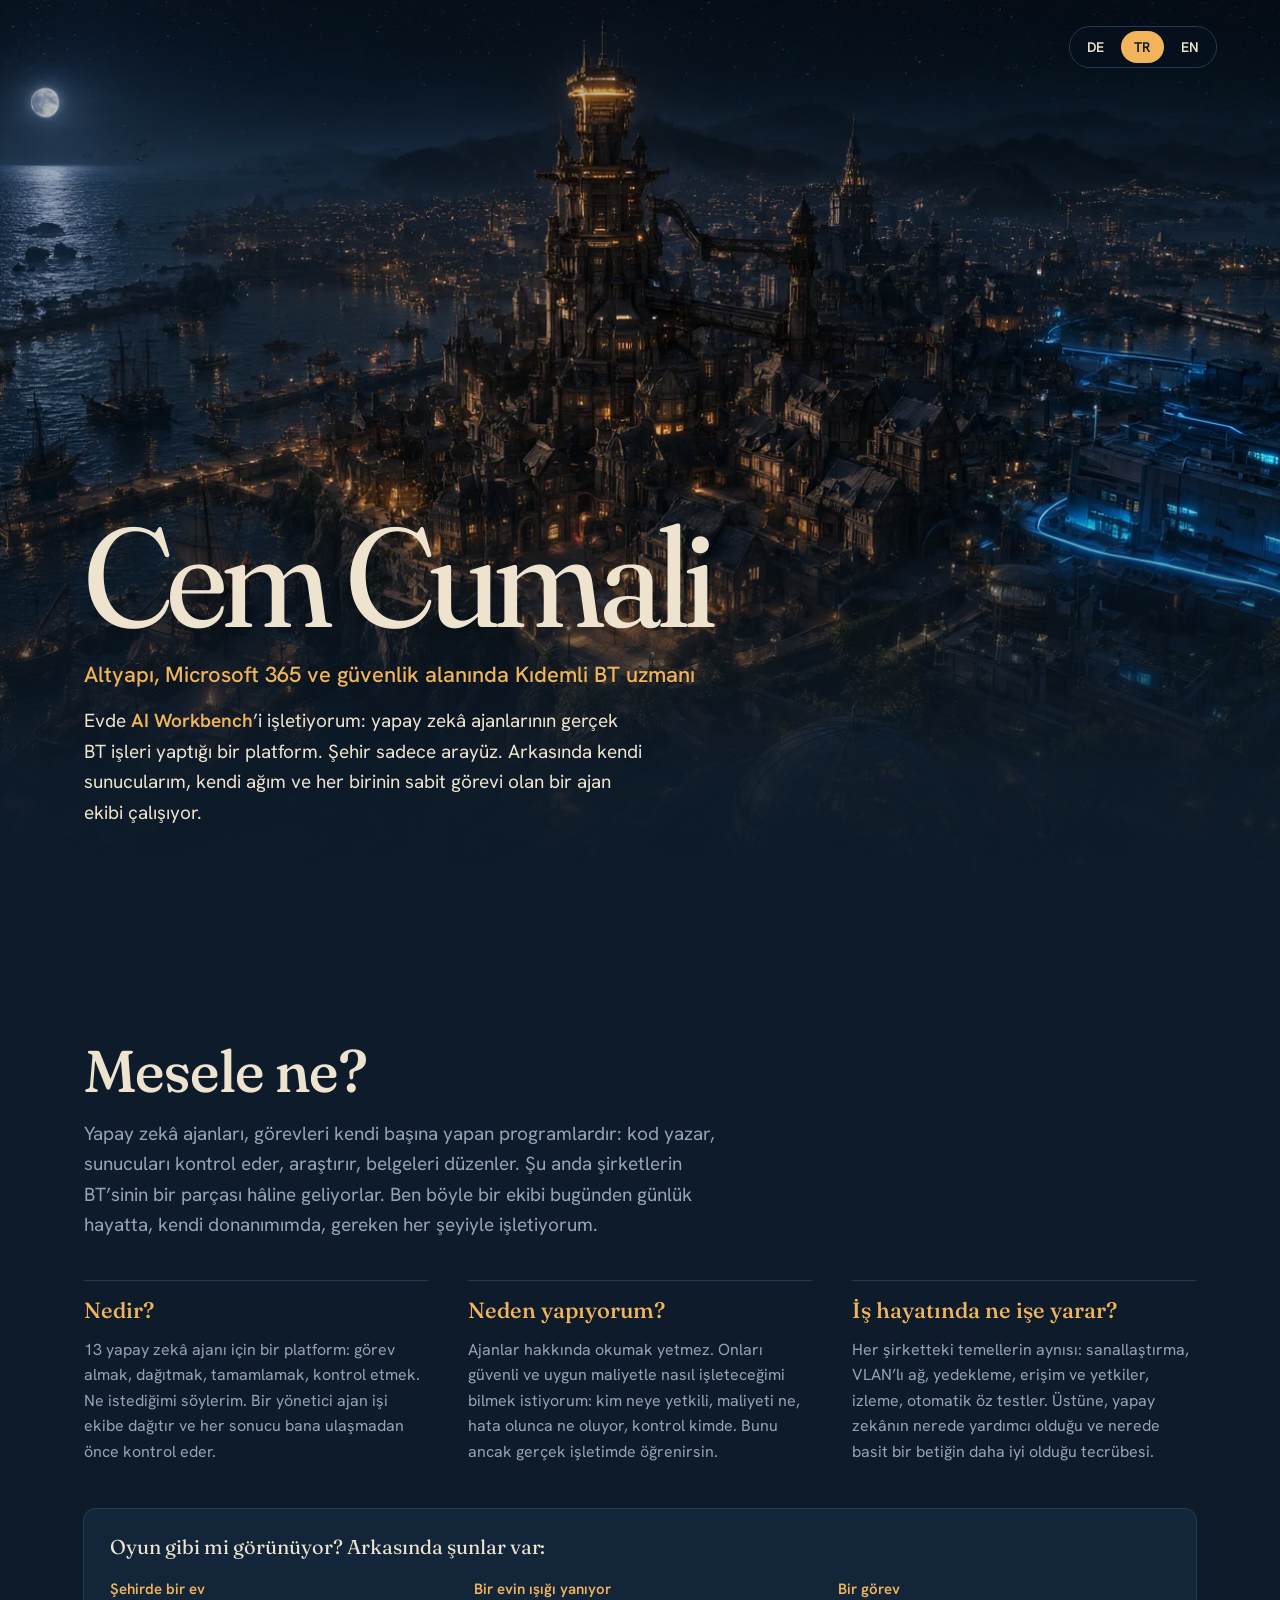
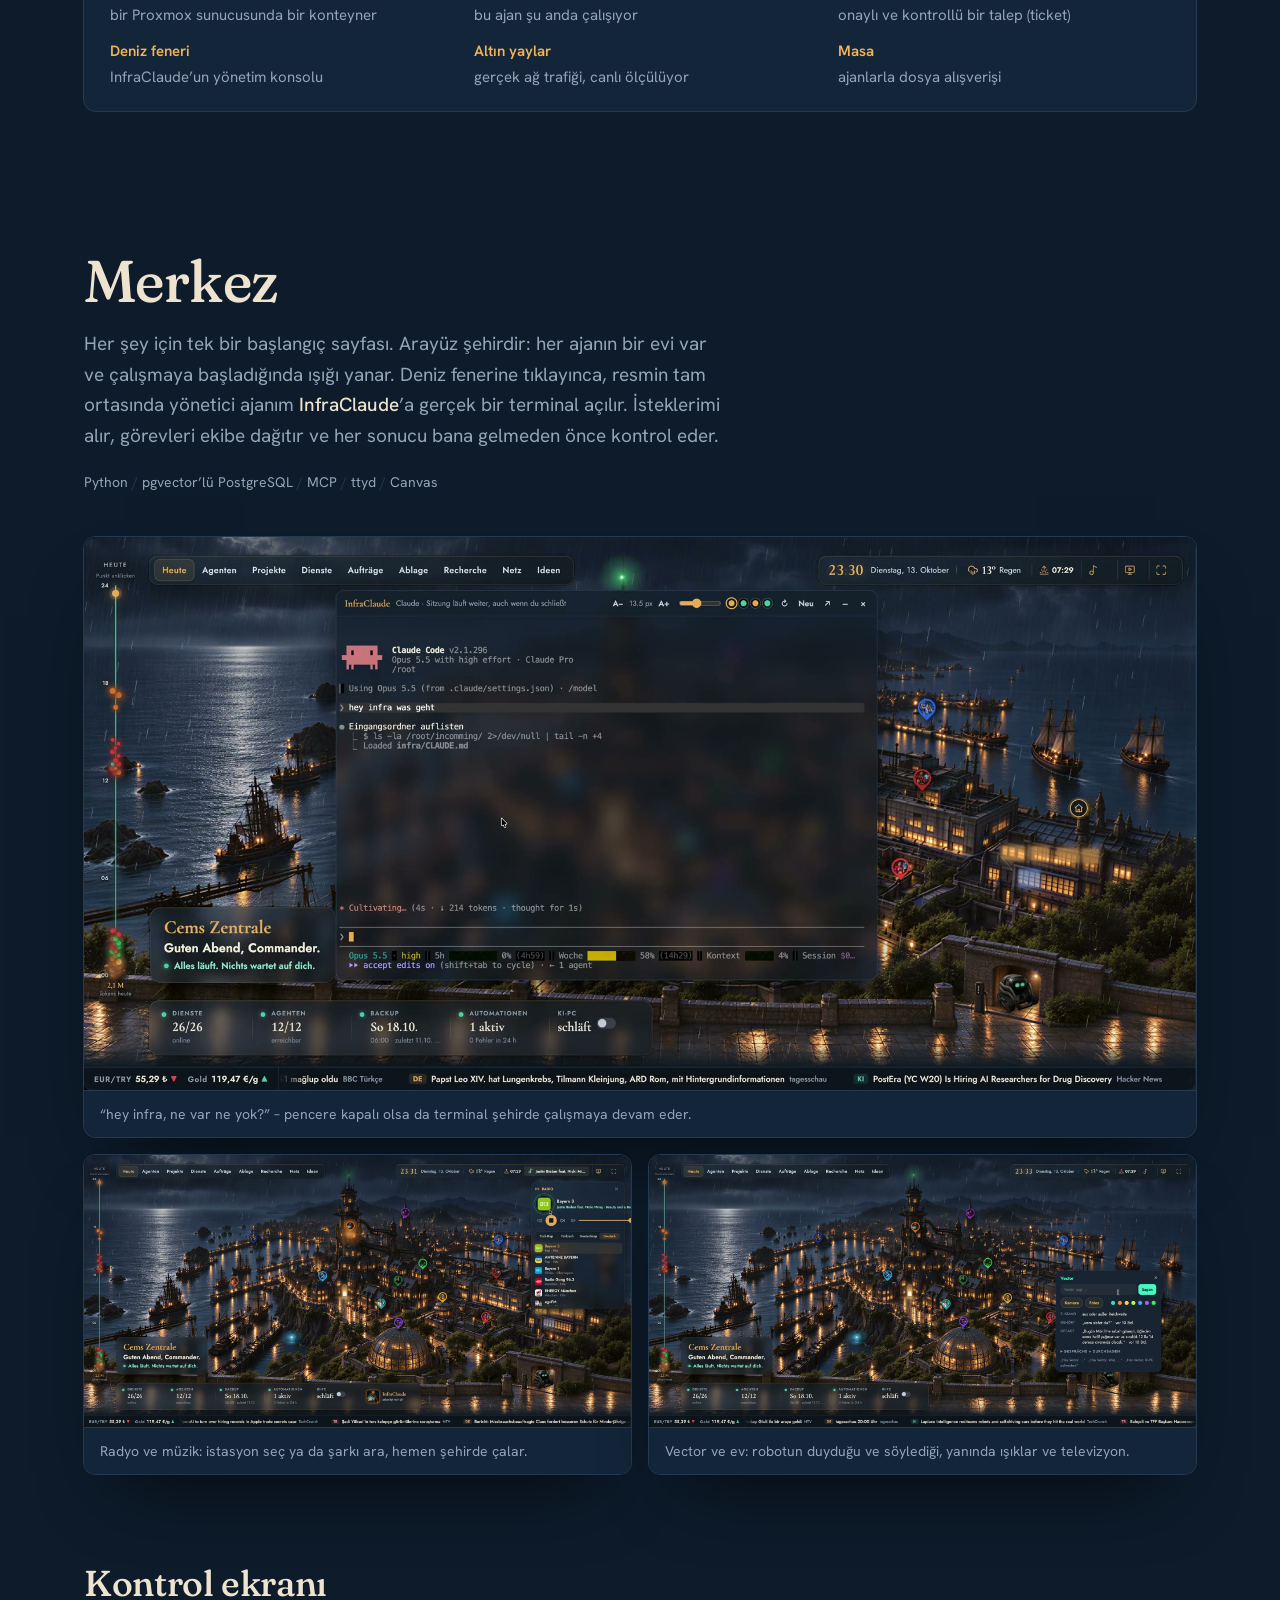
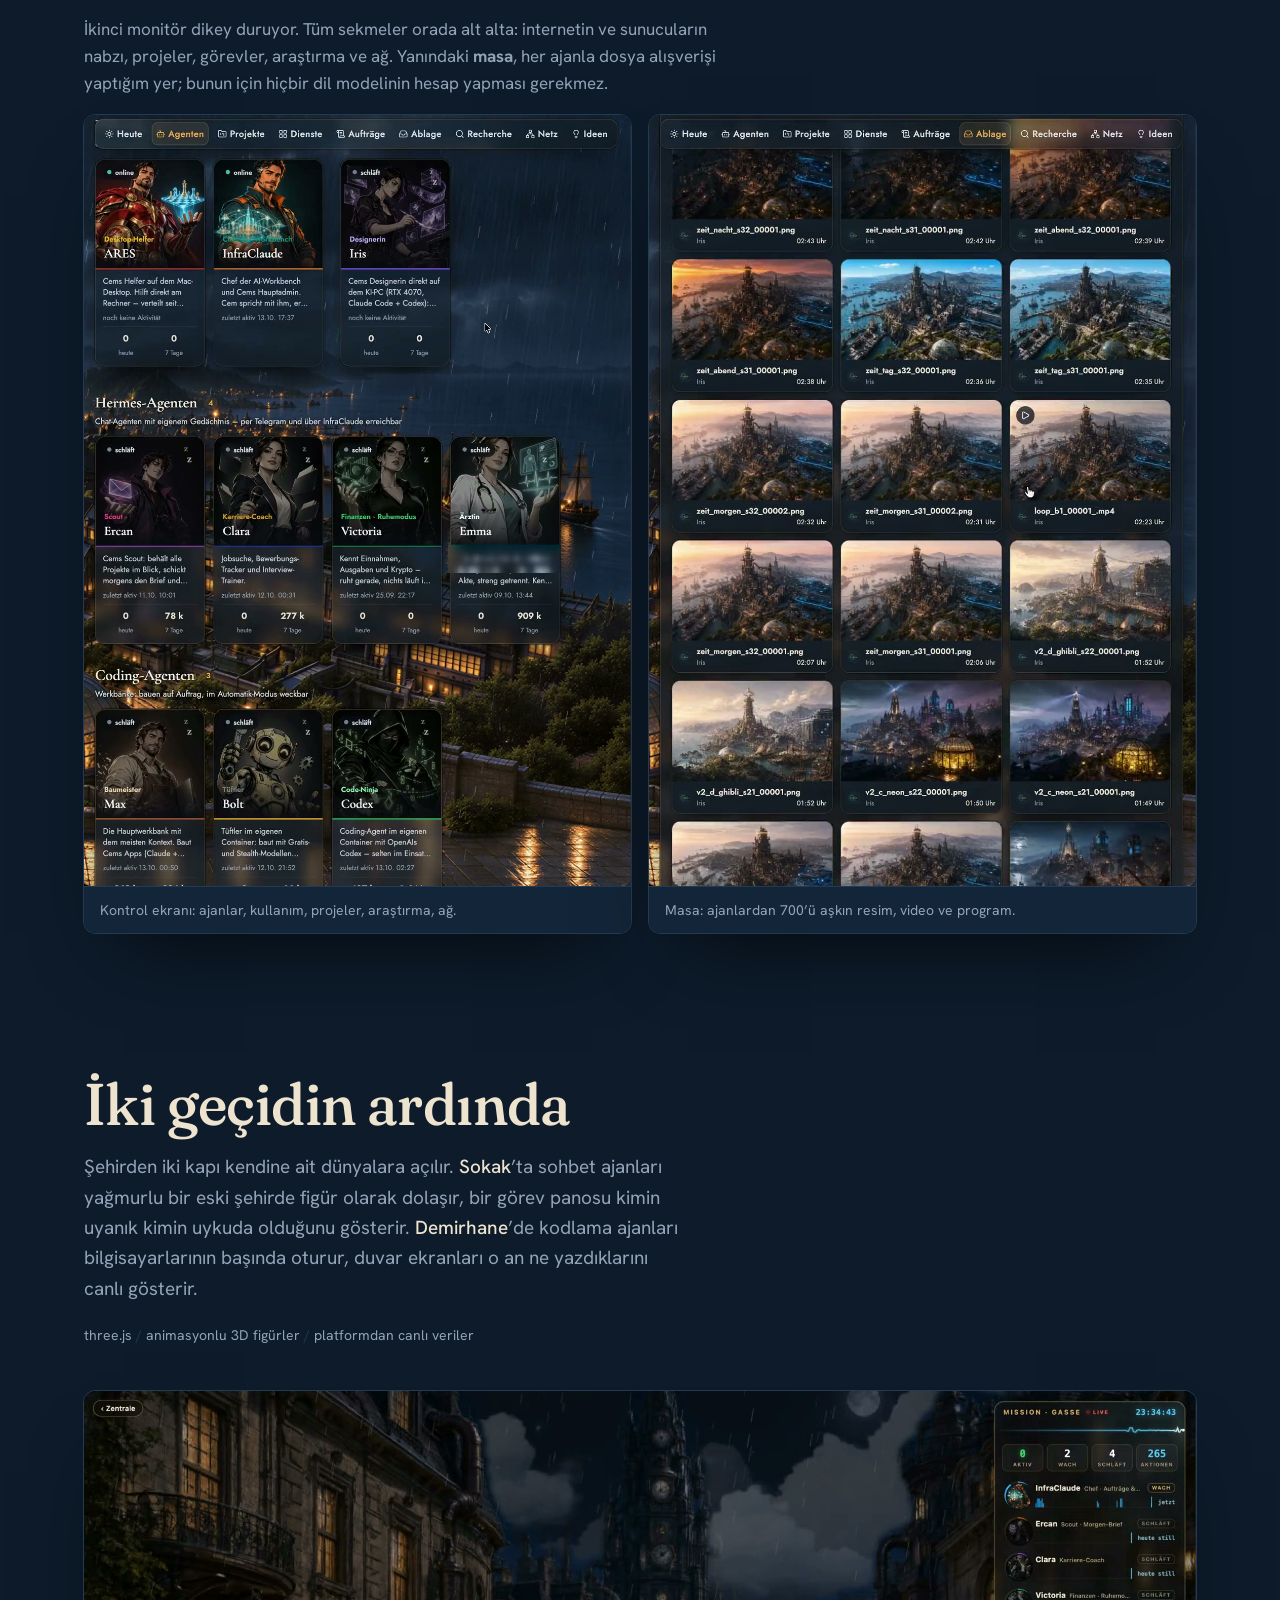
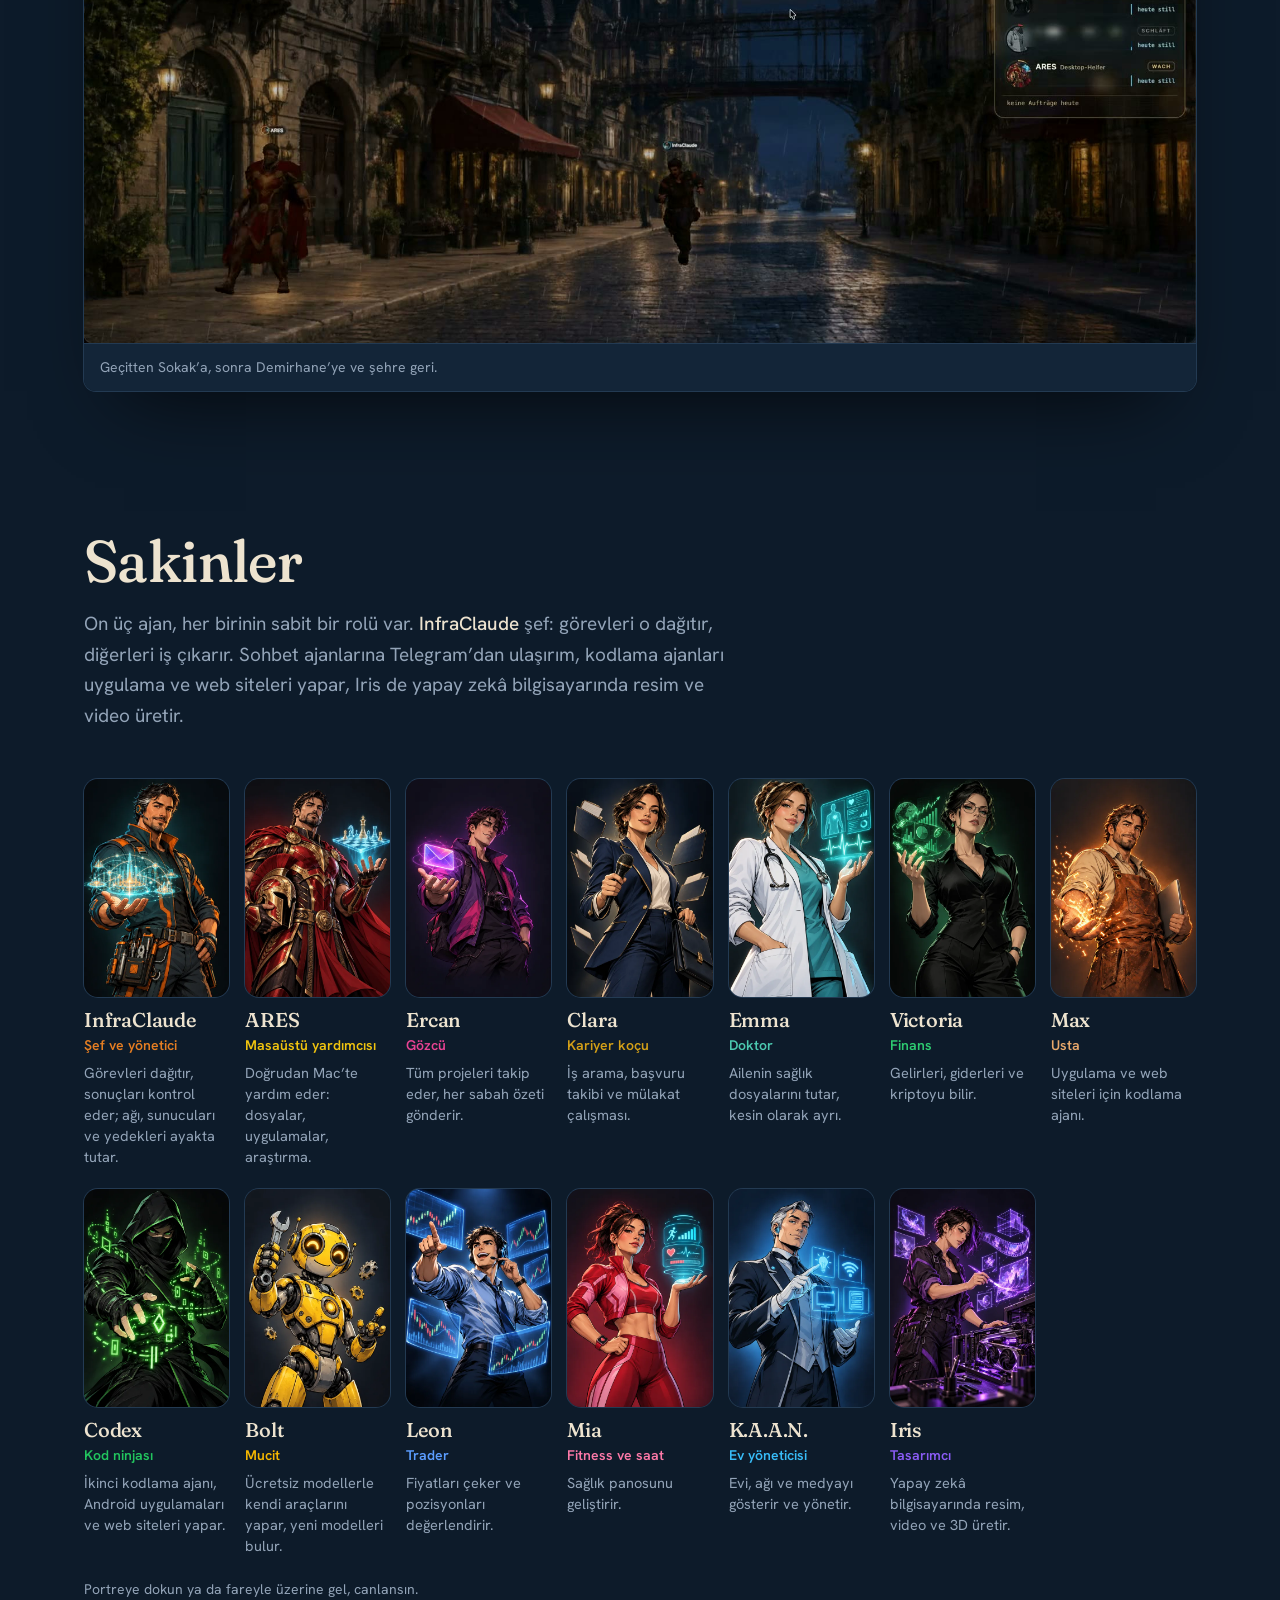
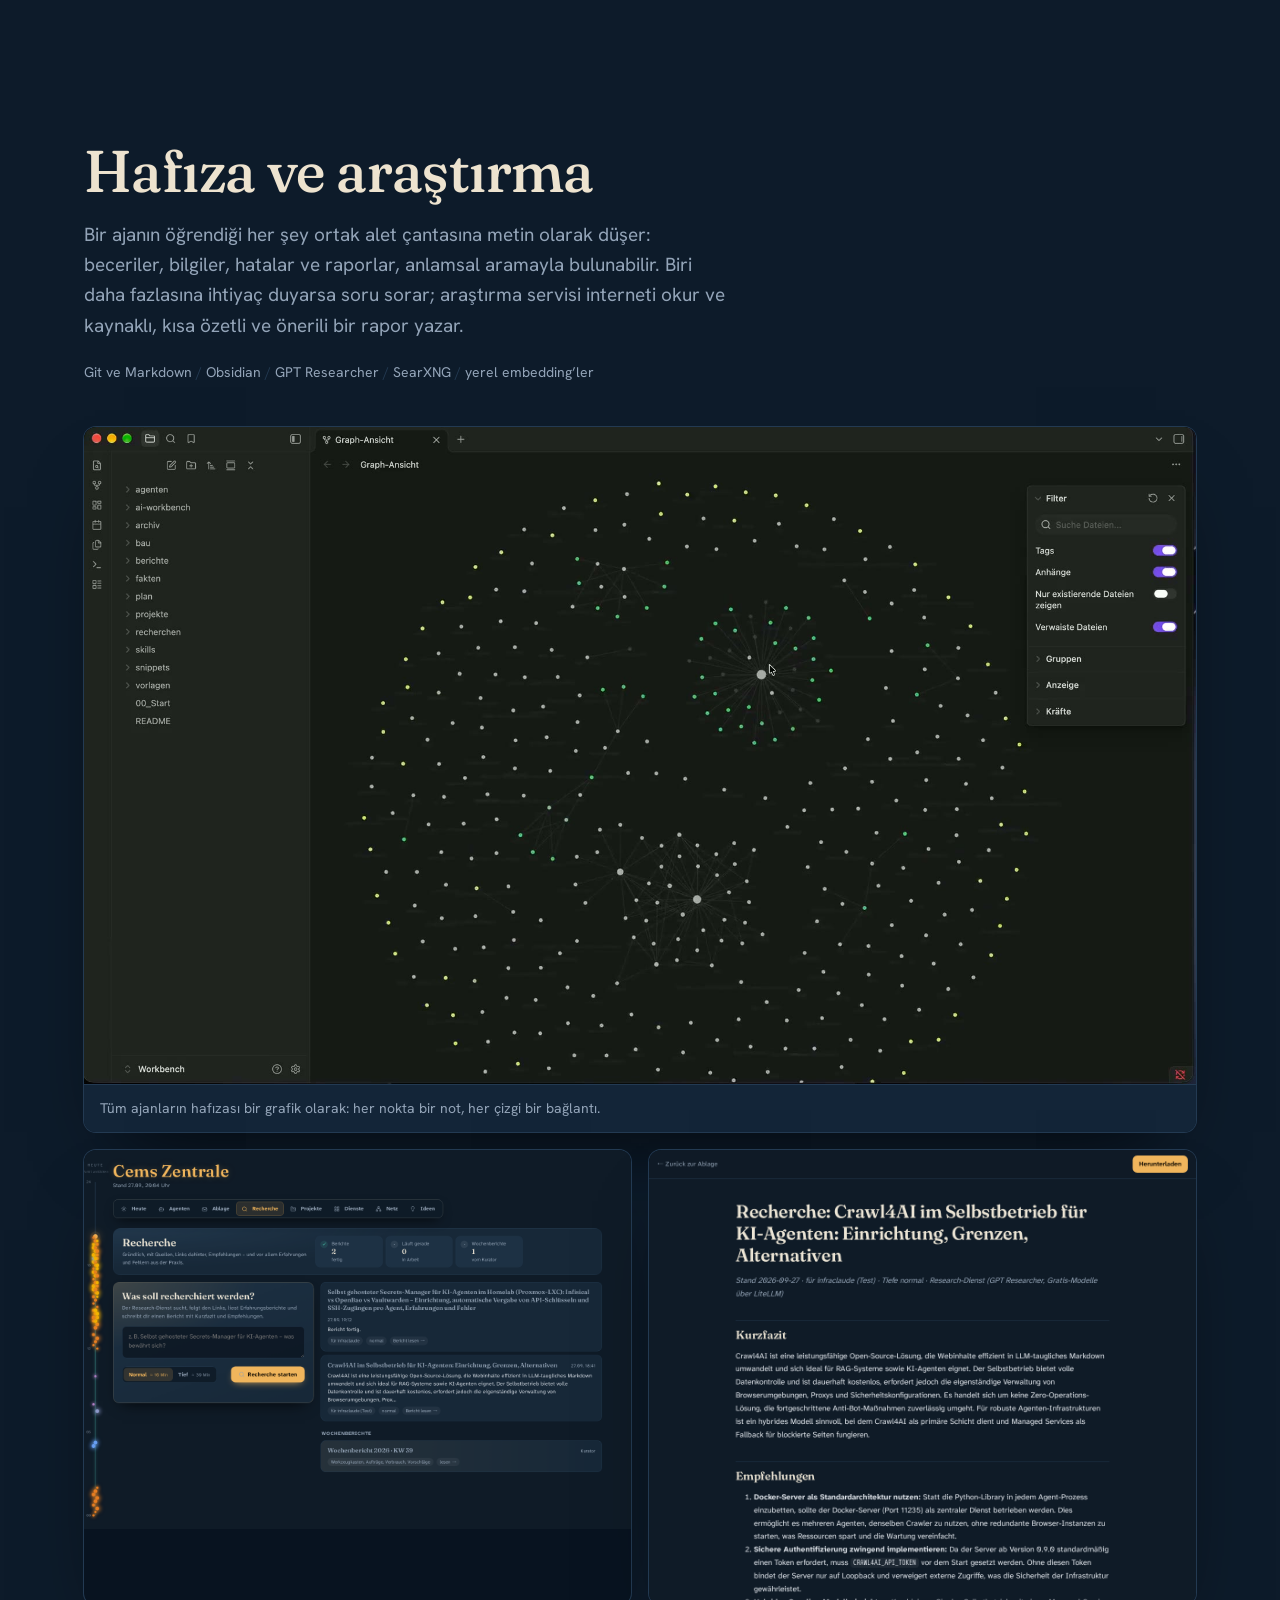
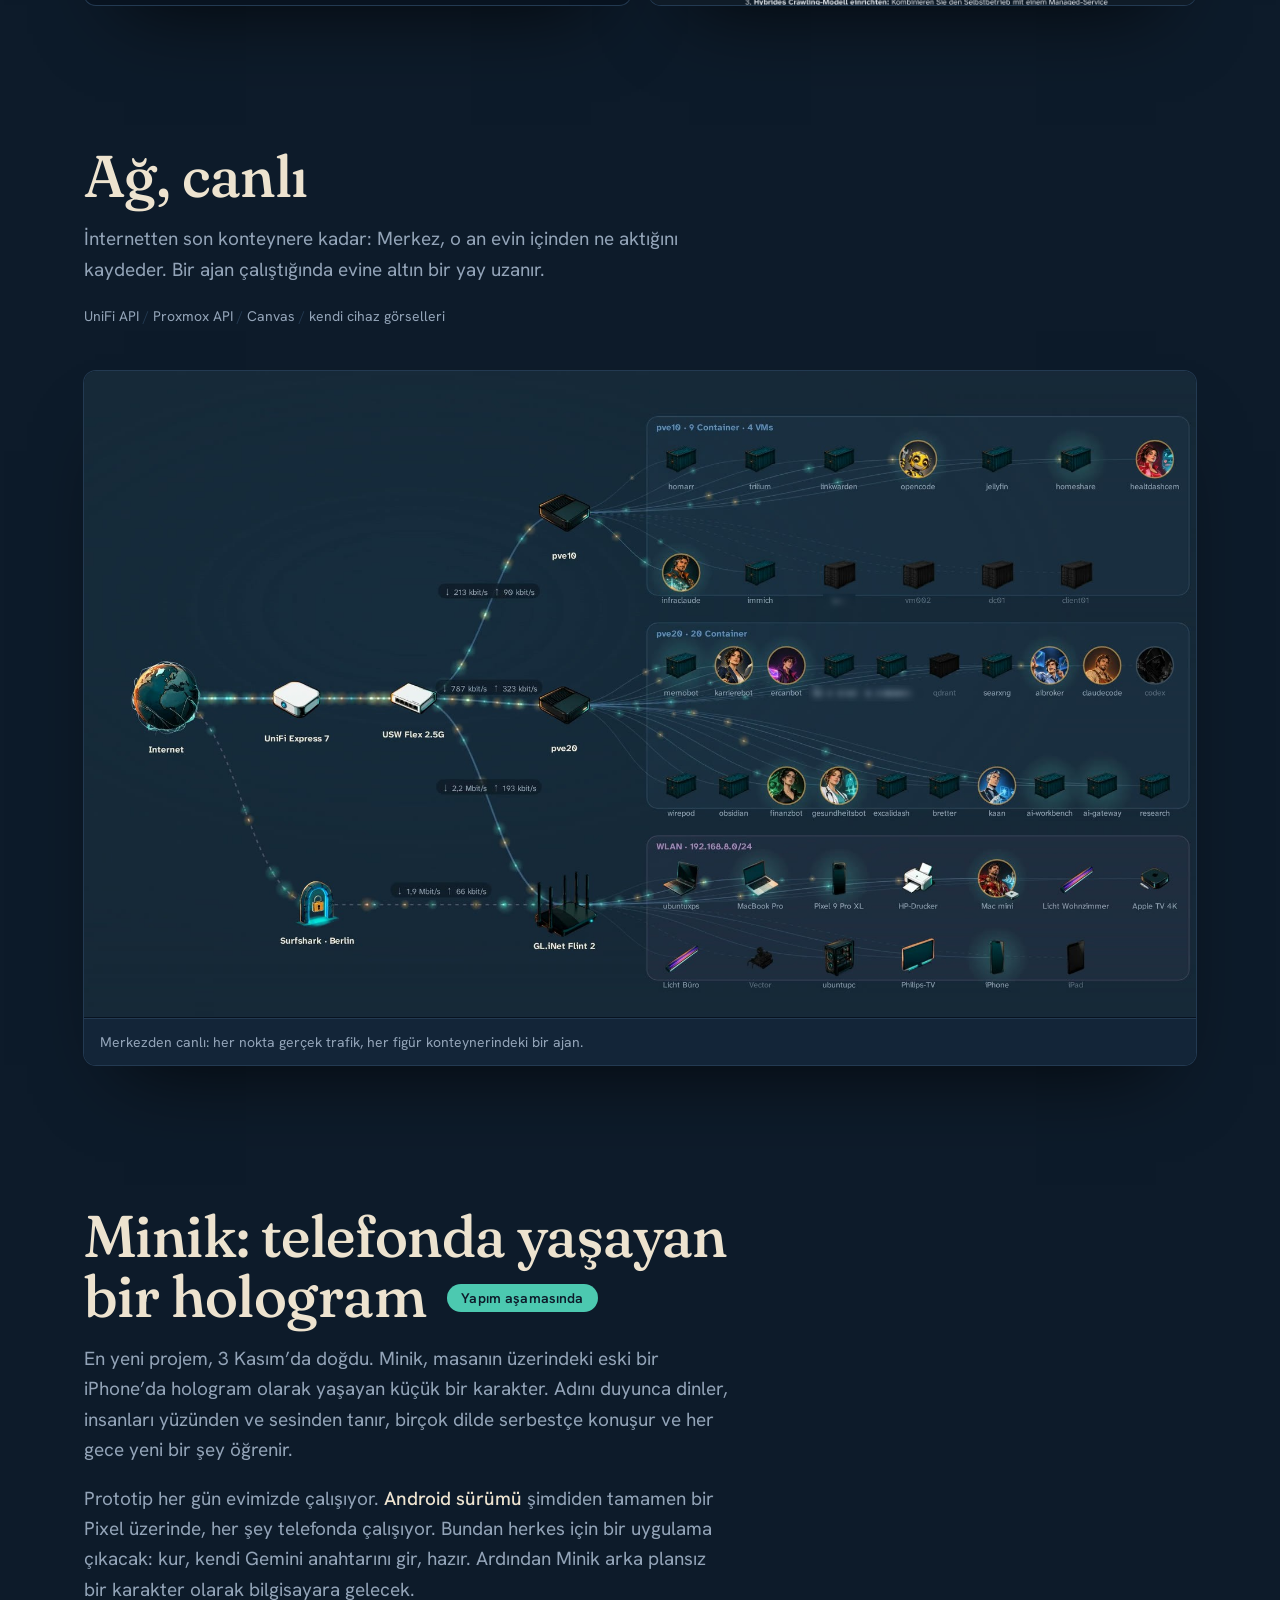
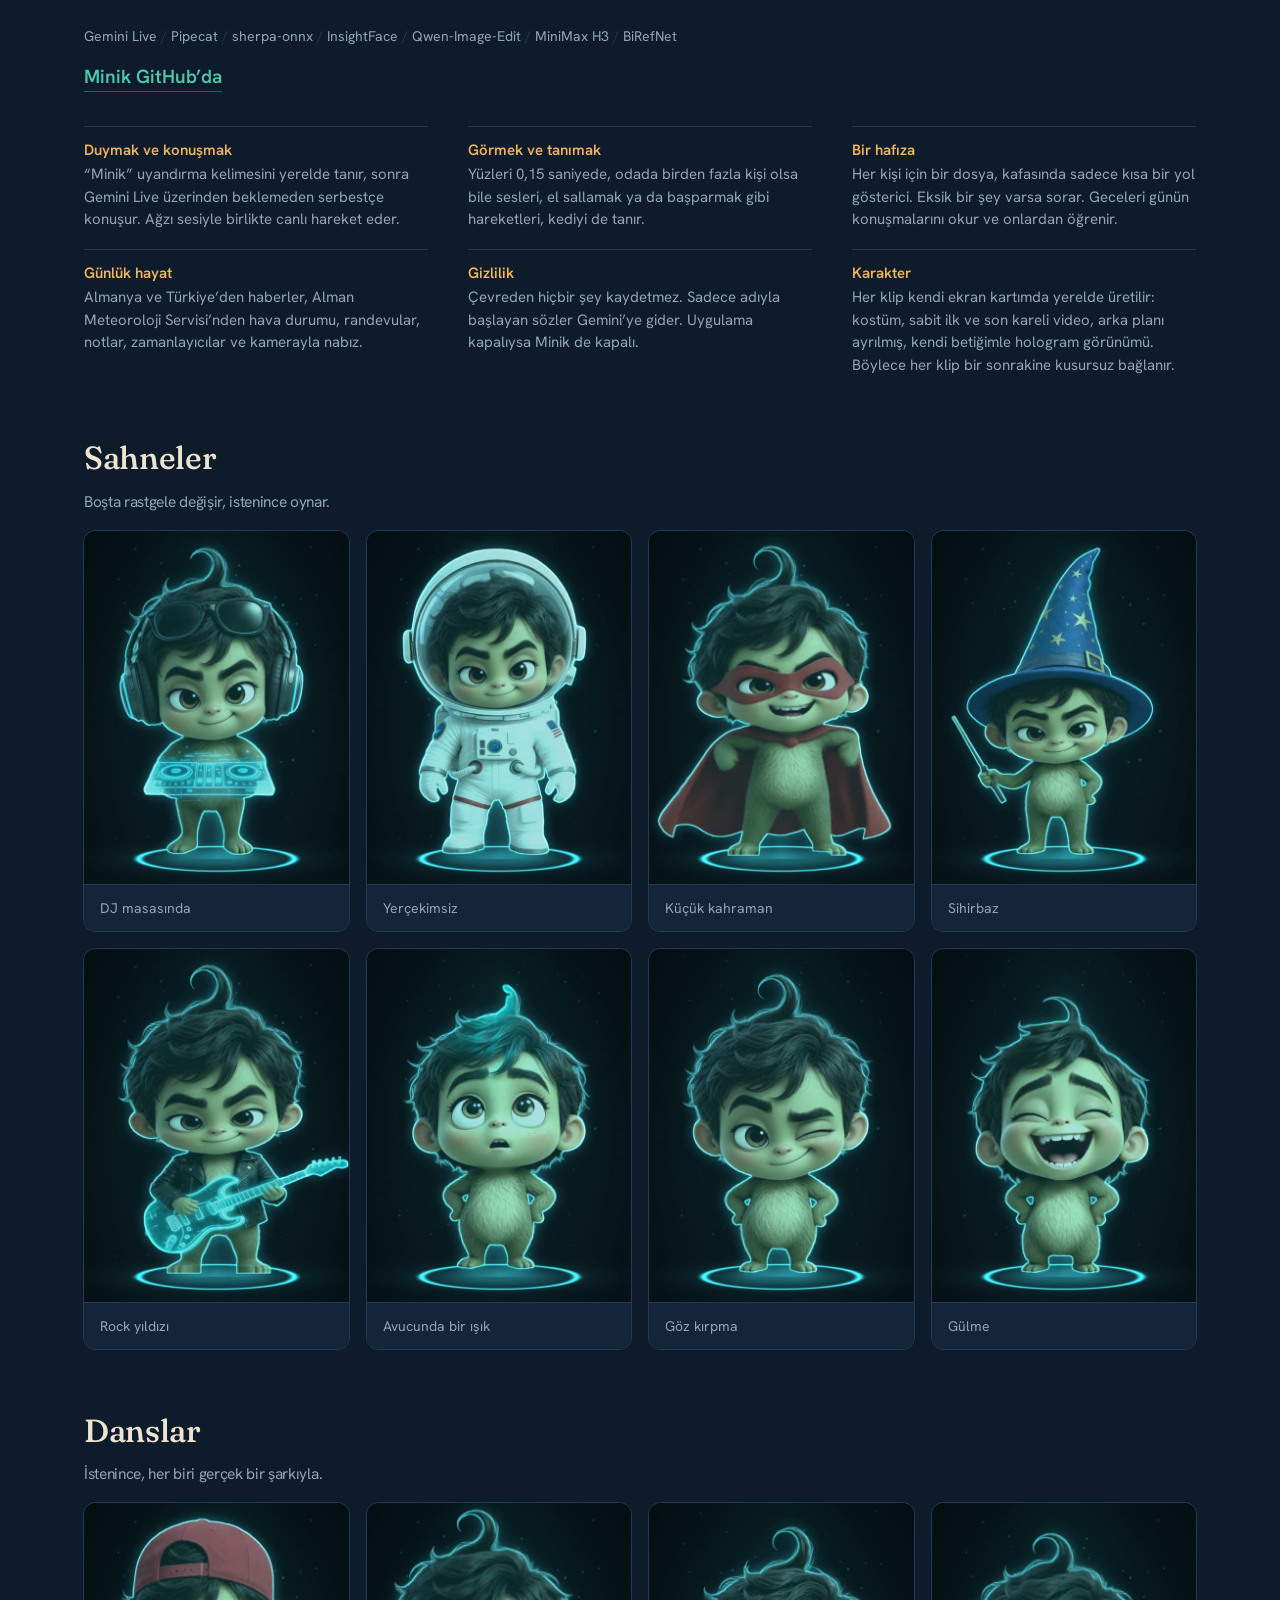
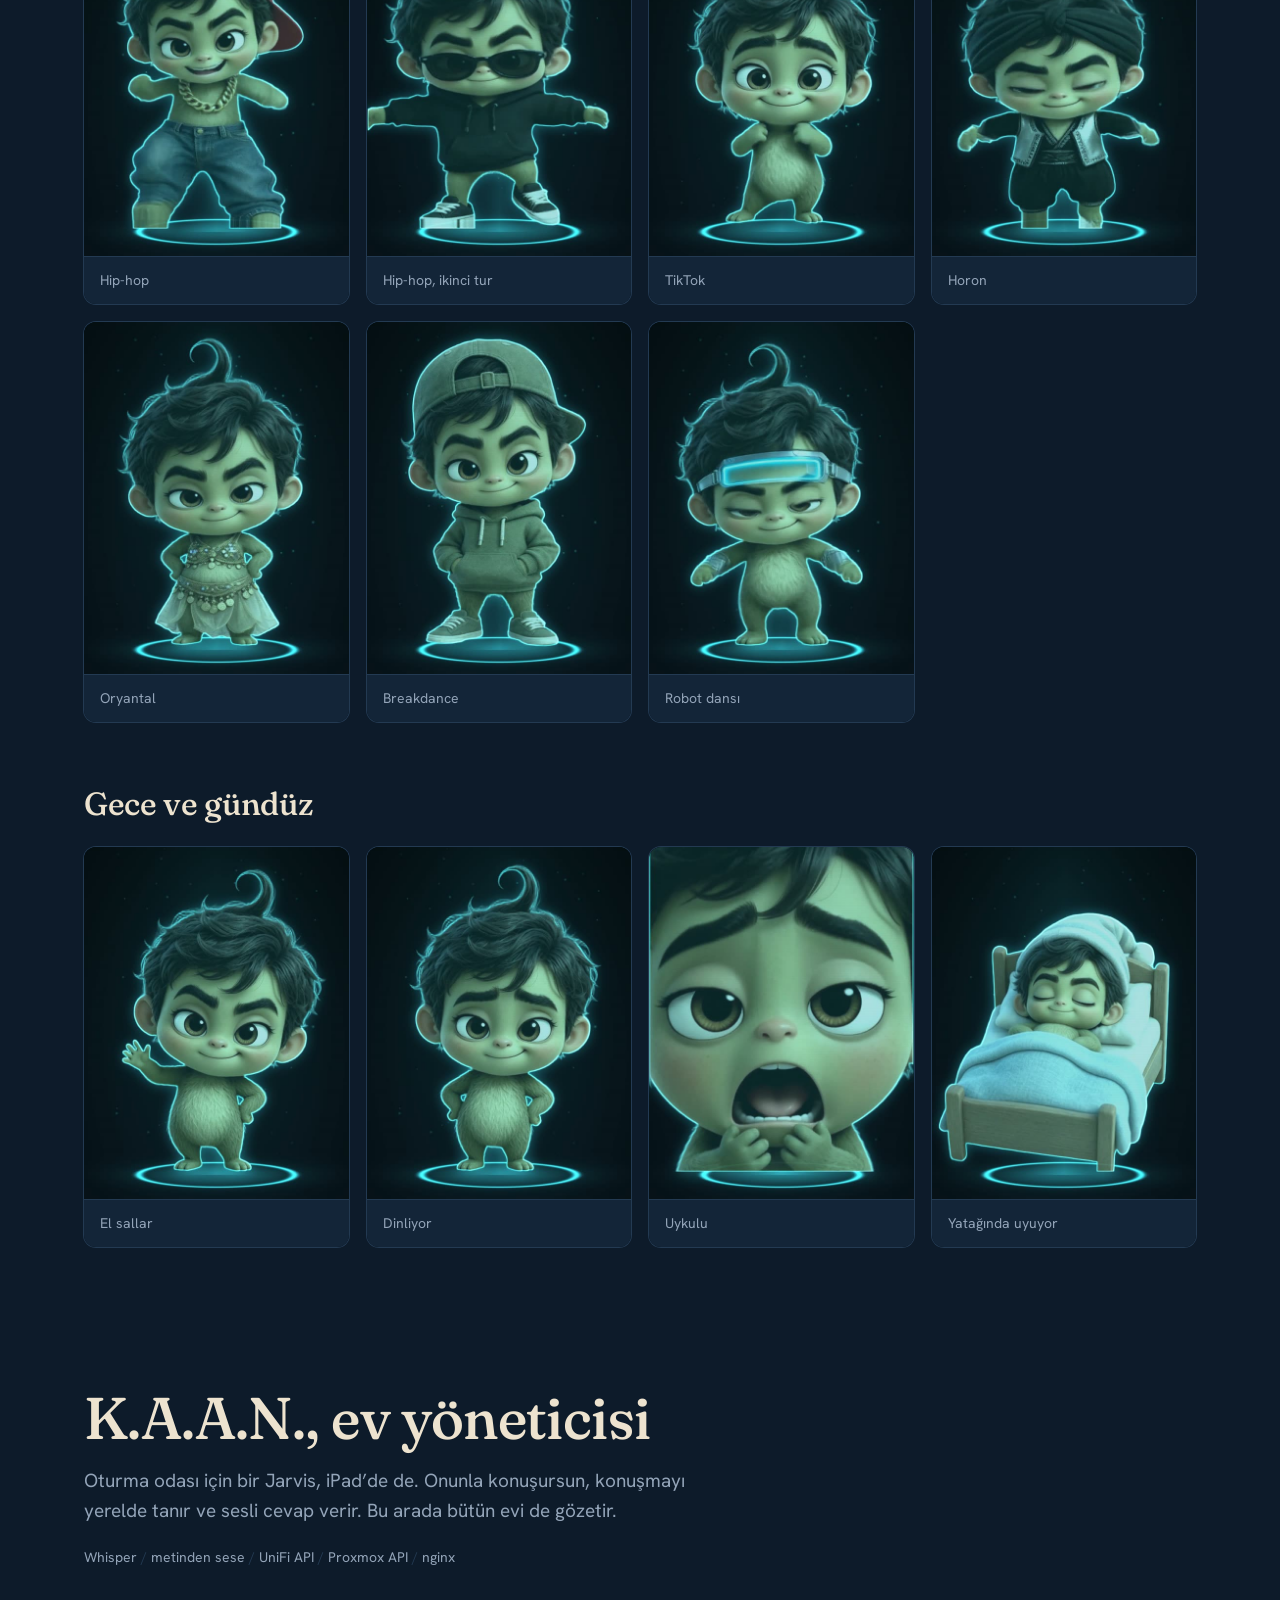
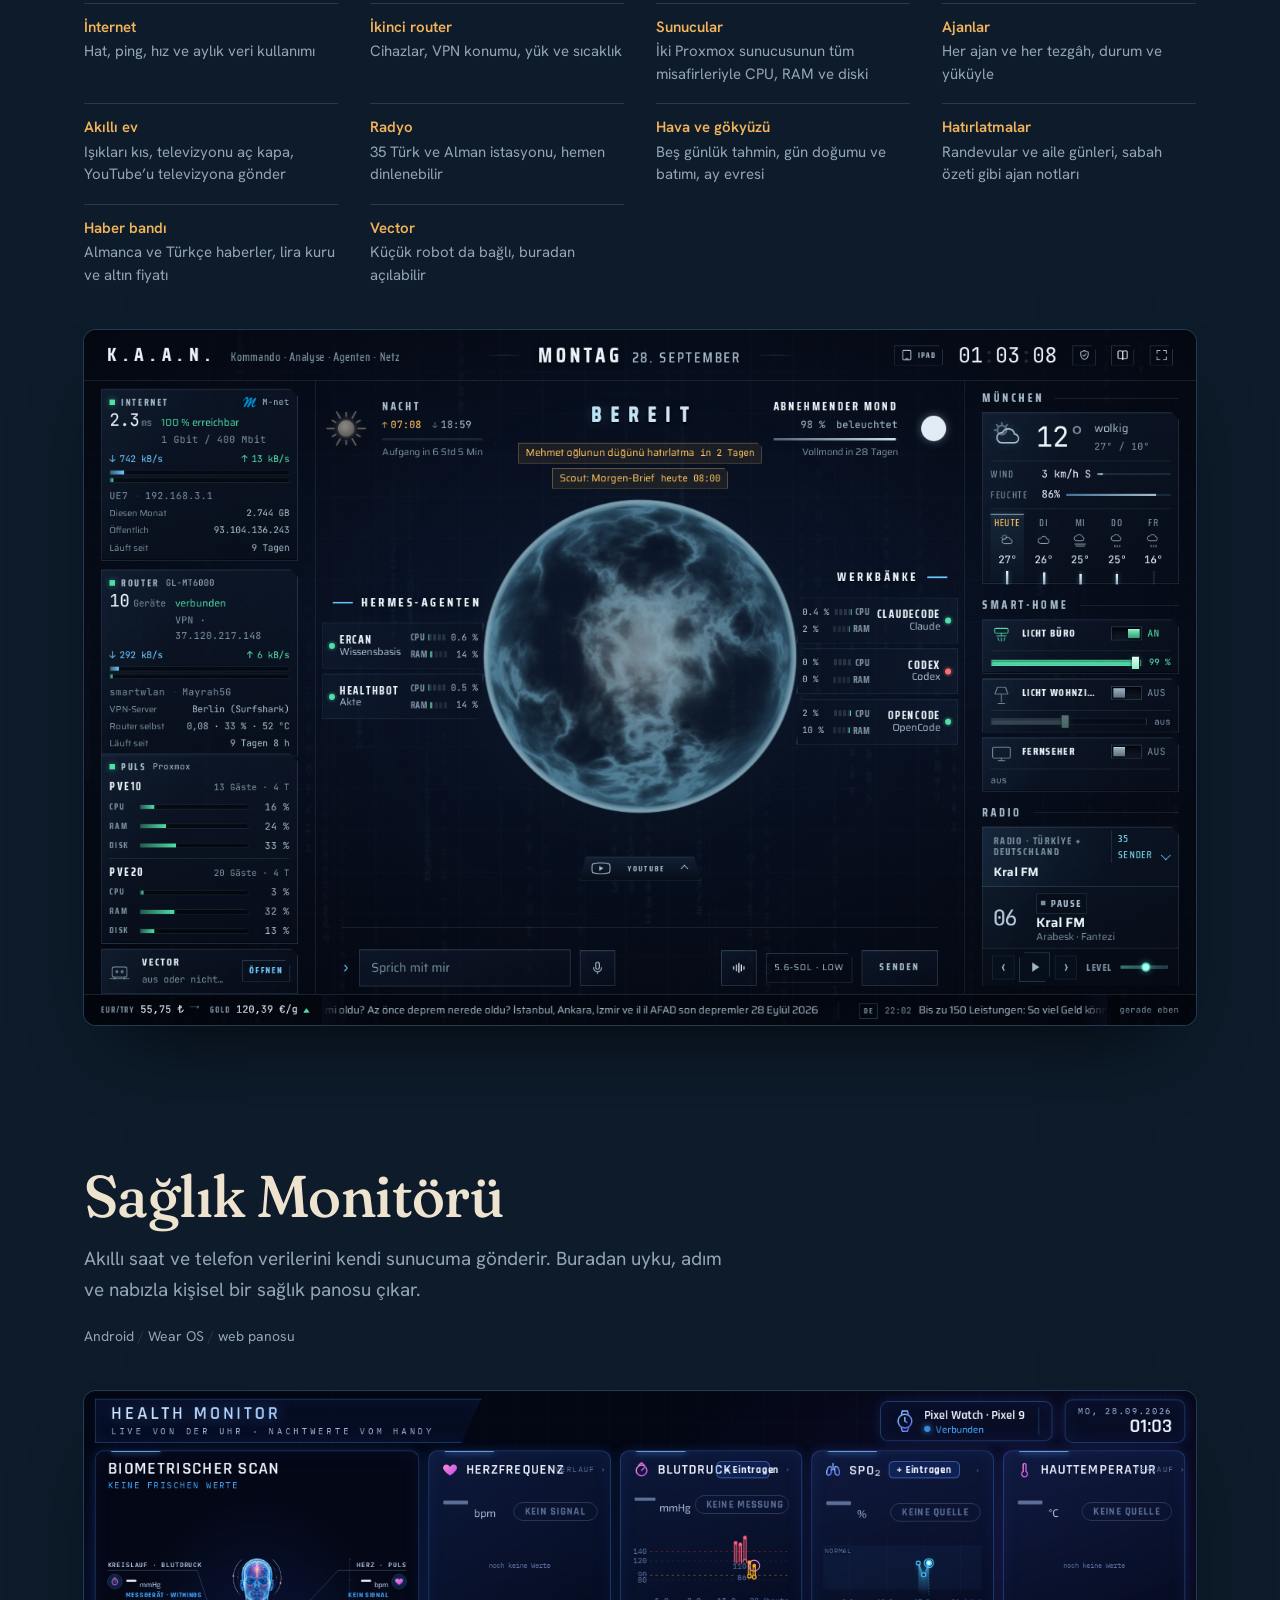
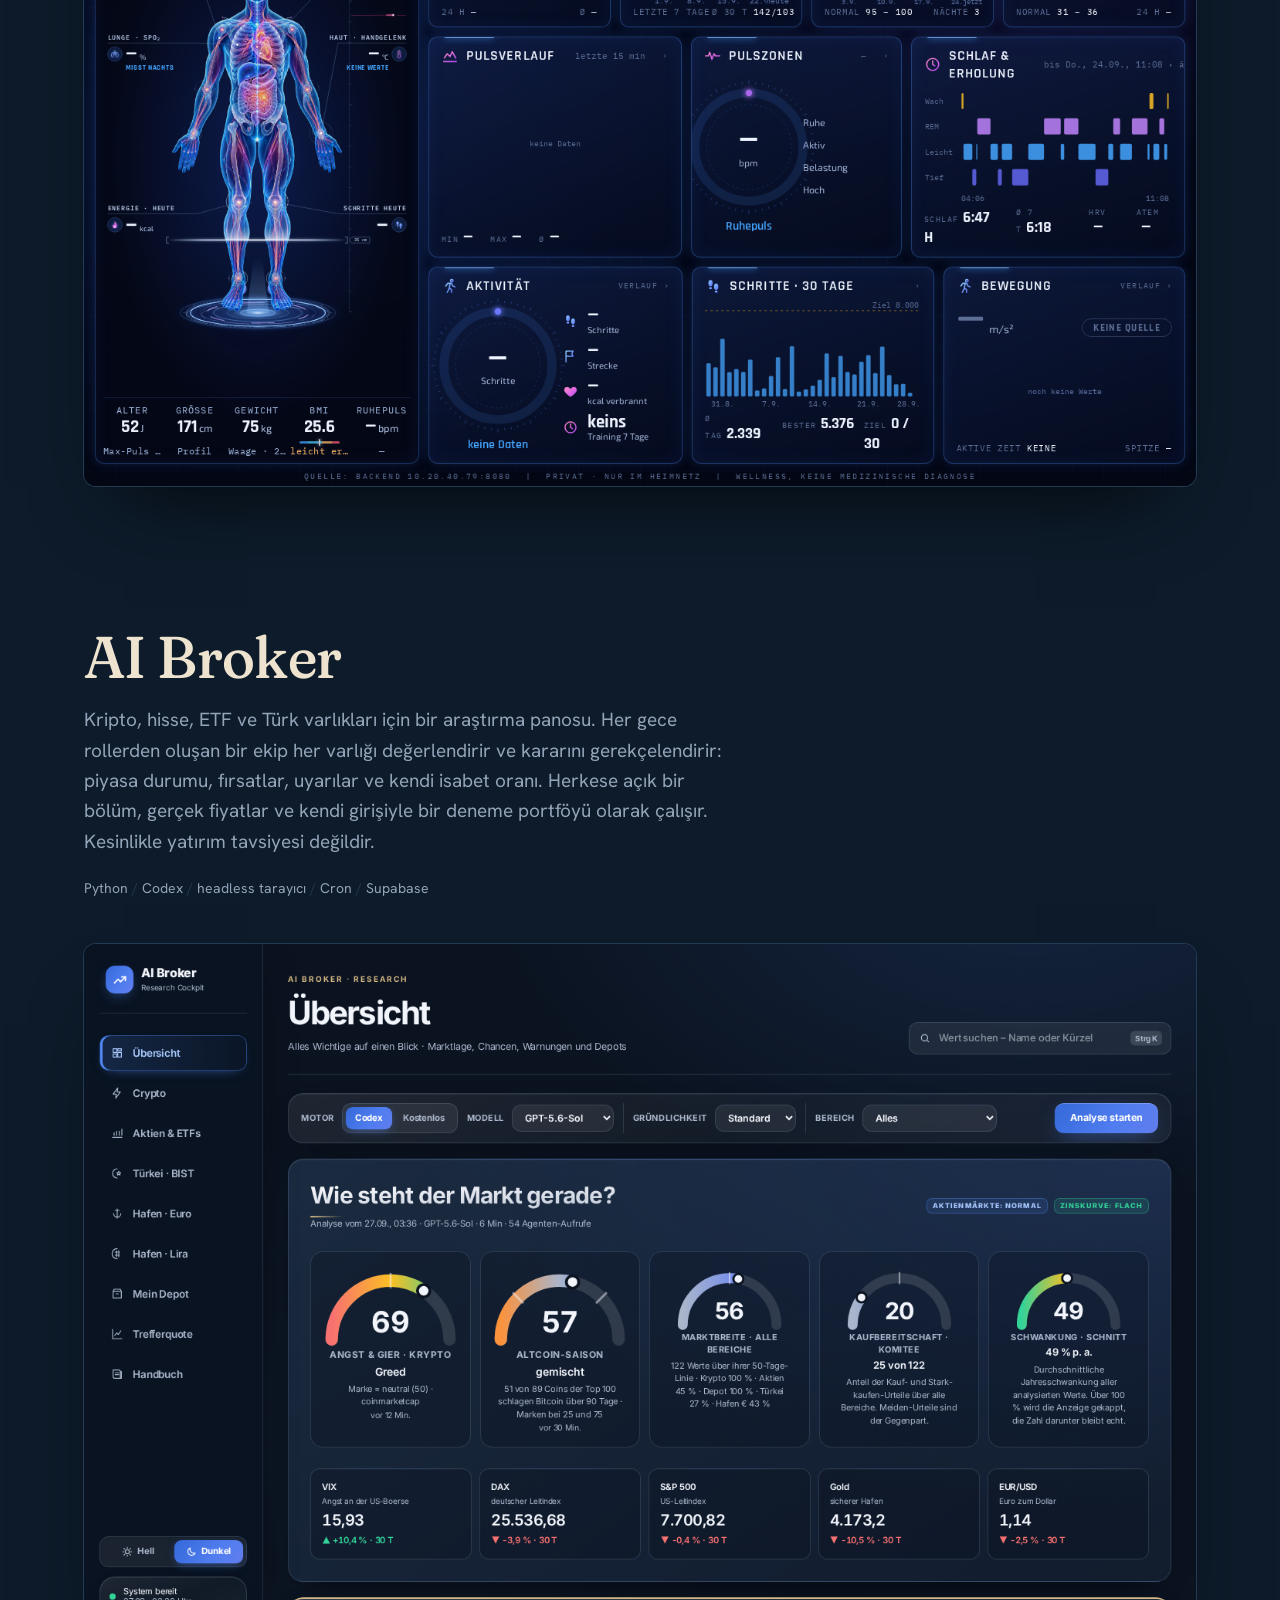
<file: tr/index.html>
<!doctype html>
<html lang="tr" data-basis="../">
<head>
<meta charset="utf-8">
<meta name="viewport" content="width=device-width,initial-scale=1">
<title>Cem Cumali – Projeler</title>
<meta name="description" content="Cem Cumali, Kıdemli BT uzmanı: Yapay zekâ ajanlarının gerçek BT işleri yaptığı, kendi sunucularımda çalışan platform AI Workbench.">
<link rel="preconnect" href="https://fonts.googleapis.com">
<link rel="preconnect" href="https://fonts.gstatic.com" crossorigin>
<link href="https://fonts.googleapis.com/css2?family=Fraunces:opsz,wght,SOFT@9..144,300..700,50&family=Hanken+Grotesk:wght@400;500;600&display=swap" rel="stylesheet">
<link rel="alternate" hreflang="de" href="https://pdcem.github.io/">
<link rel="alternate" hreflang="tr" href="https://pdcem.github.io/tr/">
<link rel="alternate" hreflang="en" href="https://pdcem.github.io/en/">
<link rel="stylesheet" href="../stil.css?v=3">
</head>
<body>

<header class="hero">
  <nav class="sprache" aria-label="Dil"><a href="../" hreflang="de">DE</a><a href="./" hreflang="tr" aria-current="page">TR</a><a href="../en/" hreflang="en">EN</a></nav>
  <img class="poster" src="../medien/stadt/nacht.webp" alt="">
  <video autoplay muted loop playsinline poster="../medien/stadt/nacht.webp" aria-hidden="true">
    <source src="../medien/stadt/loop_nacht.mp4" type="video/mp4">
  </video>
  <div class="hero-text">
    <h1>Cem Cumali</h1>
    <p class="rolle">Altyapı, Microsoft 365 ve güvenlik alanında Kıdemli BT uzmanı</p>
    <p class="satz">Evde <strong>AI Workbench</strong>’i işletiyorum: yapay zekâ ajanlarının gerçek BT işleri yaptığı bir platform. Şehir sadece arayüz. Arkasında kendi sunucularım, kendi ağım ve her birinin sabit görevi olan bir ajan ekibi çalışıyor.</p>
  </div>
</header>

<main>

<section id="worum">
  <div class="kopf">
    <h2>Mesele ne?</h2>
    <p>Yapay zekâ ajanları, görevleri kendi başına yapan programlardır: kod yazar, sunucuları kontrol eder, araştırır, belgeleri düzenler. Şu anda şirketlerin BT’sinin bir parçası hâline geliyorlar. Ben böyle bir ekibi bugünden günlük hayatta, kendi donanımımda, gereken her şeyiyle işletiyorum.</p>
  </div>
  <ul class="kann worum">
    <li><strong>Nedir?</strong>13 yapay zekâ ajanı için bir platform: görev almak, dağıtmak, tamamlamak, kontrol etmek. Ne istediğimi söylerim. Bir yönetici ajan işi ekibe dağıtır ve her sonucu bana ulaşmadan önce kontrol eder.</li>
    <li><strong>Neden yapıyorum?</strong>Ajanlar hakkında okumak yetmez. Onları güvenli ve uygun maliyetle nasıl işleteceğimi bilmek istiyorum: kim neye yetkili, maliyeti ne, hata olunca ne oluyor, kontrol kimde. Bunu ancak gerçek işletimde öğrenirsin.</li>
    <li><strong>İş hayatında ne işe yarar?</strong>Her şirketteki temellerin aynısı: sanallaştırma, VLAN’lı ağ, yedekleme, erişim ve yetkiler, izleme, otomatik öz testler. Üstüne, yapay zekânın nerede yardımcı olduğu ve nerede basit bir betiğin daha iyi olduğu tecrübesi.</li>
  </ul>
  <div class="legende">
    <p class="legende-titel">Oyun gibi mi görünüyor? Arkasında şunlar var:</p>
    <dl>
      <div><dt>Şehirde bir ev</dt><dd>bir Proxmox sunucusunda bir konteyner</dd></div>
      <div><dt>Bir evin ışığı yanıyor</dt><dd>bu ajan şu anda çalışıyor</dd></div>
      <div><dt>Bir görev</dt><dd>onaylı ve kontrollü bir talep (ticket)</dd></div>
      <div><dt>Deniz feneri</dt><dd>InfraClaude’un yönetim konsolu</dd></div>
      <div><dt>Altın yaylar</dt><dd>gerçek ağ trafiği, canlı ölçülüyor</dd></div>
      <div><dt>Masa</dt><dd>ajanlarla dosya alışverişi</dd></div>
    </dl>
  </div>
</section>

<section id="zentrale">
  <div class="kopf">
    <h2>Merkez</h2>
    <p>Her şey için tek bir başlangıç sayfası. Arayüz şehirdir: her ajanın bir evi var ve çalışmaya başladığında ışığı yanar. Deniz fenerine tıklayınca, resmin tam ortasında yönetici ajanım <strong>InfraClaude</strong>’a gerçek bir terminal açılır. İsteklerimi alır, görevleri ekibe dağıtır ve her sonucu bana gelmeden önce kontrol eder.</p>
    <p class="werkzeug"><span>Python</span><span>pgvector’lü PostgreSQL</span><span>MCP</span><span>ttyd</span><span>Canvas</span></p>
  </div>
  <figure class="schirm"><video class="clip" muted loop playsinline preload="none" data-auto poster="../medien/zentrale/stadt_infraclaude.jpg" aria-label="Gece Merkez: deniz fenerine tıklayınca InfraClaude’un terminali açılır"><source src="../medien/zentrale/stadt_infraclaude.mp4" type="video/mp4"></video>
    <figcaption>“hey infra, ne var ne yok?” – pencere kapalı olsa da terminal şehirde çalışmaya devam eder.</figcaption></figure>
  <div class="paar">
    <figure class="schirm"><video class="clip" muted loop playsinline preload="none" data-auto poster="../medien/zentrale/stadt_musik.jpg" aria-label="Merkezde radyo ve müzik"><source src="../medien/zentrale/stadt_musik.mp4" type="video/mp4"></video>
      <figcaption>Radyo ve müzik: istasyon seç ya da şarkı ara, hemen şehirde çalar.</figcaption></figure>
    <figure class="schirm"><video class="clip" muted loop playsinline preload="none" data-auto poster="../medien/zentrale/stadt_vector_haus.jpg" aria-label="Vector penceresi ve ışık kontrolü"><source src="../medien/zentrale/stadt_vector_haus.mp4" type="video/mp4"></video>
      <figcaption>Vector ve ev: robotun duyduğu ve söylediği, yanında ışıklar ve televizyon.</figcaption></figure>
  </div>
  <div class="unter">
    <h3>Kontrol ekranı</h3>
    <p>İkinci monitör dikey duruyor. Tüm sekmeler orada alt alta: internetin ve sunucuların nabzı, projeler, görevler, araştırma ve ağ. Yanındaki <strong>masa</strong>, her ajanla dosya alışverişi yaptığım yer; bunun için hiçbir dil modelinin hesap yapması gerekmez.</p>
  </div>
  <div class="paar hochpaar">
    <figure class="schirm"><video class="clip" muted loop playsinline preload="none" data-auto poster="../medien/zentrale/leitstand.jpg" aria-label="Dikey kontrol ekranı: ajanlar, projeler, araştırma ve ağ"><source src="../medien/zentrale/leitstand.mp4" type="video/mp4"></video>
      <figcaption>Kontrol ekranı: ajanlar, kullanım, projeler, araştırma, ağ.</figcaption></figure>
    <figure class="schirm"><video class="clip" muted loop playsinline preload="none" data-auto poster="../medien/zentrale/ablage.jpg" aria-label="Ajanların resimleri, videoları ve programlarıyla masa"><source src="../medien/zentrale/ablage.mp4" type="video/mp4"></video>
      <figcaption>Masa: ajanlardan 700’ü aşkın resim, video ve program.</figcaption></figure>
  </div>
</section>

<section id="portale">
  <div class="kopf">
    <h2>İki geçidin ardında</h2>
    <p>Şehirden iki kapı kendine ait dünyalara açılır. <strong>Sokak</strong>’ta sohbet ajanları yağmurlu bir eski şehirde figür olarak dolaşır, bir görev panosu kimin uyanık kimin uykuda olduğunu gösterir. <strong>Demirhane</strong>’de kodlama ajanları bilgisayarlarının başında oturur, duvar ekranları o an ne yazdıklarını canlı gösterir.</p>
    <p class="werkzeug"><span>three.js</span><span>animasyonlu 3D figürler</span><span>platformdan canlı veriler</span></p>
  </div>
  <figure class="schirm"><video class="clip" muted loop playsinline preload="none" data-auto poster="../medien/zentrale/portale.jpg" aria-label="Sokak ve Demirhane’de tur"><source src="../medien/zentrale/portale.mp4" type="video/mp4"></video>
    <figcaption>Geçitten Sokak’a, sonra Demirhane’ye ve şehre geri.</figcaption></figure>
</section>

<section id="bewohner">
  <div class="kopf">
    <h2>Sakinler</h2>
    <p>On üç ajan, her birinin sabit bir rolü var. <strong>InfraClaude</strong> şef: görevleri o dağıtır, diğerleri iş çıkarır. Sohbet ajanlarına Telegram’dan ulaşırım, kodlama ajanları uygulama ve web siteleri yapar, Iris de yapay zekâ bilgisayarında resim ve video üretir.</p>
  </div>
  <ul class="bewohner" id="liste"></ul>
  <p class="hinweis">Portreye dokun ya da fareyle üzerine gel, canlansın.</p>
</section>

<section id="recherche">
  <div class="kopf">
    <h2>Hafıza ve araştırma</h2>
    <p>Bir ajanın öğrendiği her şey ortak alet çantasına metin olarak düşer: beceriler, bilgiler, hatalar ve raporlar, anlamsal aramayla bulunabilir. Biri daha fazlasına ihtiyaç duyarsa soru sorar; araştırma servisi interneti okur ve kaynaklı, kısa özetli ve önerili bir rapor yazar.</p>
    <p class="werkzeug"><span>Git ve Markdown</span><span>Obsidian</span><span>GPT Researcher</span><span>SearXNG</span><span>yerel embedding’ler</span></p>
  </div>
  <figure class="schirm"><video class="clip" muted loop playsinline preload="none" data-auto poster="../medien/zentrale/wissen.jpg" aria-label="Obsidian’da tüm ajanların bilgi grafiği"><source src="../medien/zentrale/wissen.mp4" type="video/mp4"></video>
    <figcaption>Tüm ajanların hafızası bir grafik olarak: her nokta bir not, her çizgi bir bağlantı.</figcaption></figure>
  <div class="paar">
    <figure class="schirm"><button class="zoom" aria-label="Büyüt"><img src="../medien/shots/z27c-t-recherche.png" alt="Giriş alanı ve hazır raporlarla Araştırma sekmesi" loading="lazy" width="1440" height="1000"></button></figure>
    <figure class="schirm"><button class="zoom" aria-label="Büyüt"><img src="../medien/shots/z27c-bericht.png" alt="Kısa özet ve önerilerle hazır araştırma raporu" loading="lazy" width="1200" height="1000"></button></figure>
  </div>
</section>

<section id="netz">
  <div class="kopf">
    <h2>Ağ, canlı</h2>
    <p>İnternetten son konteynere kadar: Merkez, o an evin içinden ne aktığını kaydeder. Bir ajan çalıştığında evine altın bir yay uzanır.</p>
    <p class="werkzeug"><span>UniFi API</span><span>Proxmox API</span><span>Canvas</span><span>kendi cihaz görselleri</span></p>
  </div>
  <figure class="schirm"><video class="netzlive" muted loop playsinline preload="none" poster="../medien/shots/netz_live.jpg" data-auto aria-label="Canlı ağ görünümü: internetten router ve switch üzerinden iki Proxmox sunucusuna, konteynerlerine ve Wi-Fi’ye veri akışı"><source src="../medien/shots/netz_live.mp4" type="video/mp4"></video>
    <figcaption>Merkezden canlı: her nokta gerçek trafik, her figür konteynerindeki bir ajan.</figcaption></figure>
</section>

<section id="minik">
  <div class="kopf">
    <h2>Minik: telefonda yaşayan bir hologram <span class="baustelle">Yapım aşamasında</span></h2>
    <p>En yeni projem, 3 Kasım’da doğdu. Minik, masanın üzerindeki eski bir iPhone’da hologram olarak yaşayan küçük bir karakter. Adını duyunca dinler, insanları yüzünden ve sesinden tanır, birçok dilde serbestçe konuşur ve her gece yeni bir şey öğrenir.</p>
    <p>Prototip her gün evimizde çalışıyor. <strong>Android sürümü</strong> şimdiden tamamen bir Pixel üzerinde, her şey telefonda çalışıyor. Bundan herkes için bir uygulama çıkacak: kur, kendi Gemini anahtarını gir, hazır. Ardından Minik arka plansız bir karakter olarak bilgisayara gelecek.</p>
    <p class="werkzeug"><span>Gemini Live</span><span>Pipecat</span><span>sherpa-onnx</span><span>InsightFace</span><span>Qwen-Image-Edit</span><span>MiniMax H3</span><span>BiRefNet</span></p>
    <p class="mehr"><a href="https://github.com/PDCem/minik">Minik GitHub’da</a></p>
  </div>
  <ul class="kann drei">
    <li><strong>Duymak ve konuşmak</strong>“Minik” uyandırma kelimesini yerelde tanır, sonra Gemini Live üzerinden beklemeden serbestçe konuşur. Ağzı sesiyle birlikte canlı hareket eder.</li>
    <li><strong>Görmek ve tanımak</strong>Yüzleri 0,15 saniyede, odada birden fazla kişi olsa bile sesleri, el sallamak ya da başparmak gibi hareketleri, kediyi de tanır.</li>
    <li><strong>Bir hafıza</strong>Her kişi için bir dosya, kafasında sadece kısa bir yol gösterici. Eksik bir şey varsa sorar. Geceleri günün konuşmalarını okur ve onlardan öğrenir.</li>
    <li><strong>Günlük hayat</strong>Almanya ve Türkiye’den haberler, Alman Meteoroloji Servisi’nden hava durumu, randevular, notlar, zamanlayıcılar ve kamerayla nabız.</li>
    <li><strong>Gizlilik</strong>Çevreden hiçbir şey kaydetmez. Sadece adıyla başlayan sözler Gemini’ye gider. Uygulama kapalıysa Minik de kapalı.</li>
    <li><strong>Karakter</strong>Her klip kendi ekran kartımda yerelde üretilir: kostüm, sabit ilk ve son kareli video, arka planı ayrılmış, kendi betiğimle hologram görünümü. Böylece her klip bir sonrakine kusursuz bağlanır.</li>
  </ul>
  <h3 class="reihe">Sahneler <span>Boşta rastgele değişir, istenince oynar.</span></h3>
  <div class="holos">
    <figure class="holo"><video muted loop playsinline preload="none" data-auto poster="../medien/minik/minik_idle_dj.jpg" aria-label="Minik: DJ masasında"><source src="../medien/minik/minik_idle_dj.mp4" type="video/mp4"></video><figcaption>DJ masasında</figcaption></figure>
    <figure class="holo"><video muted loop playsinline preload="none" data-auto poster="../medien/minik/minik_idle_astronaut.jpg" aria-label="Minik: Yerçekimsiz"><source src="../medien/minik/minik_idle_astronaut.mp4" type="video/mp4"></video><figcaption>Yerçekimsiz</figcaption></figure>
    <figure class="holo"><video muted loop playsinline preload="none" data-auto poster="../medien/minik/minik_idle_held.jpg" aria-label="Minik: Küçük kahraman"><source src="../medien/minik/minik_idle_held.mp4" type="video/mp4"></video><figcaption>Küçük kahraman</figcaption></figure>
    <figure class="holo"><video muted loop playsinline preload="none" data-auto poster="../medien/minik/minik_idle_zauberer.jpg" aria-label="Minik: Sihirbaz"><source src="../medien/minik/minik_idle_zauberer.mp4" type="video/mp4"></video><figcaption>Sihirbaz</figcaption></figure>
    <figure class="holo"><video muted loop playsinline preload="none" data-auto poster="../medien/minik/minik_idle_rockstar.jpg" aria-label="Minik: Rock yıldızı"><source src="../medien/minik/minik_idle_rockstar.mp4" type="video/mp4"></video><figcaption>Rock yıldızı</figcaption></figure>
    <figure class="holo"><video muted loop playsinline preload="none" data-auto poster="../medien/minik/minik_idle_licht.jpg" aria-label="Minik: Avucunda bir ışık"><source src="../medien/minik/minik_idle_licht.mp4" type="video/mp4"></video><figcaption>Avucunda bir ışık</figcaption></figure>
    <figure class="holo"><video muted loop playsinline preload="none" data-auto poster="../medien/minik/minik_idle_zwinkern.jpg" aria-label="Minik: Göz kırpma"><source src="../medien/minik/minik_idle_zwinkern.mp4" type="video/mp4"></video><figcaption>Göz kırpma</figcaption></figure>
    <figure class="holo"><video muted loop playsinline preload="none" data-auto poster="../medien/minik/minik_lachen.jpg" aria-label="Minik: Gülme"><source src="../medien/minik/minik_lachen.mp4" type="video/mp4"></video><figcaption>Gülme</figcaption></figure>
  </div>
  <h3 class="reihe">Danslar <span>İstenince, her biri gerçek bir şarkıyla.</span></h3>
  <div class="holos">
    <figure class="holo"><video muted loop playsinline preload="none" data-auto poster="../medien/minik/minik_tanz_hiphop1.jpg" aria-label="Minik: Hip-hop"><source src="../medien/minik/minik_tanz_hiphop1.mp4" type="video/mp4"></video><figcaption>Hip-hop</figcaption></figure>
    <figure class="holo"><video muted loop playsinline preload="none" data-auto poster="../medien/minik/minik_tanz_hiphop2.jpg" aria-label="Minik: Hip-hop, ikinci tur"><source src="../medien/minik/minik_tanz_hiphop2.mp4" type="video/mp4"></video><figcaption>Hip-hop, ikinci tur</figcaption></figure>
    <figure class="holo"><video muted loop playsinline preload="none" data-auto poster="../medien/minik/minik_tanz_tiktok.jpg" aria-label="Minik: TikTok"><source src="../medien/minik/minik_tanz_tiktok.mp4" type="video/mp4"></video><figcaption>TikTok</figcaption></figure>
    <figure class="holo"><video muted loop playsinline preload="none" data-auto poster="../medien/minik/minik_tanz_horon.jpg" aria-label="Minik: Horon"><source src="../medien/minik/minik_tanz_horon.mp4" type="video/mp4"></video><figcaption>Horon</figcaption></figure>
    <figure class="holo"><video muted loop playsinline preload="none" data-auto poster="../medien/minik/minik_tanz_bauchtanz.jpg" aria-label="Minik: Oryantal"><source src="../medien/minik/minik_tanz_bauchtanz.mp4" type="video/mp4"></video><figcaption>Oryantal</figcaption></figure>
    <figure class="holo"><video muted loop playsinline preload="none" data-auto poster="../medien/minik/minik_tanz_breakdance.jpg" aria-label="Minik: Breakdance"><source src="../medien/minik/minik_tanz_breakdance.mp4" type="video/mp4"></video><figcaption>Breakdance</figcaption></figure>
    <figure class="holo"><video muted loop playsinline preload="none" data-auto poster="../medien/minik/minik_tanz_roboter.jpg" aria-label="Minik: Robot dansı"><source src="../medien/minik/minik_tanz_roboter.mp4" type="video/mp4"></video><figcaption>Robot dansı</figcaption></figure>
  </div>
  <h3 class="reihe">Gece ve gündüz</h3>
  <div class="holos">
    <figure class="holo"><video muted loop playsinline preload="none" data-auto poster="../medien/minik/minik_winken.jpg" aria-label="Minik: El sallar"><source src="../medien/minik/minik_winken.mp4" type="video/mp4"></video><figcaption>El sallar</figcaption></figure>
    <figure class="holo"><video muted loop playsinline preload="none" data-auto poster="../medien/minik/minik_zuhoeren.jpg" aria-label="Minik: Dinliyor"><source src="../medien/minik/minik_zuhoeren.mp4" type="video/mp4"></video><figcaption>Dinliyor</figcaption></figure>
    <figure class="holo"><video muted loop playsinline preload="none" data-auto poster="../medien/minik/minik_einschlafen.jpg" aria-label="Minik: Uykulu"><source src="../medien/minik/minik_einschlafen.mp4" type="video/mp4"></video><figcaption>Uykulu</figcaption></figure>
    <figure class="holo"><video muted loop playsinline preload="none" data-auto poster="../medien/minik/minik_schlafen.jpg" aria-label="Minik: Yatağında uyuyor"><source src="../medien/minik/minik_schlafen.mp4" type="video/mp4"></video><figcaption>Yatağında uyuyor</figcaption></figure>
  </div>
</section>

<section id="kaan">
  <div class="kopf">
    <h2>K.A.A.N., ev yöneticisi</h2>
    <p>Oturma odası için bir Jarvis, iPad’de de. Onunla konuşursun, konuşmayı yerelde tanır ve sesli cevap verir. Bu arada bütün evi de gözetir.</p>
    <p class="werkzeug"><span>Whisper</span><span>metinden sese</span><span>UniFi API</span><span>Proxmox API</span><span>nginx</span></p>
  </div>
  <ul class="kann">
    <li><strong>İnternet</strong>Hat, ping, hız ve aylık veri kullanımı</li>
    <li><strong>İkinci router</strong>Cihazlar, VPN konumu, yük ve sıcaklık</li>
    <li><strong>Sunucular</strong>İki Proxmox sunucusunun tüm misafirleriyle CPU, RAM ve diski</li>
    <li><strong>Ajanlar</strong>Her ajan ve her tezgâh, durum ve yüküyle</li>
    <li><strong>Akıllı ev</strong>Işıkları kıs, televizyonu aç kapa, YouTube’u televizyona gönder</li>
    <li><strong>Radyo</strong>35 Türk ve Alman istasyonu, hemen dinlenebilir</li>
    <li><strong>Hava ve gökyüzü</strong>Beş günlük tahmin, gün doğumu ve batımı, ay evresi</li>
    <li><strong>Hatırlatmalar</strong>Randevular ve aile günleri, sabah özeti gibi ajan notları</li>
    <li><strong>Haber bandı</strong>Almanca ve Türkçe haberler, lira kuru ve altın fiyatı</li>
    <li><strong>Vector</strong>Küçük robot da bağlı, buradan açılabilir</li>
  </ul>
  <figure class="schirm"><button class="zoom" aria-label="Büyüt"><img src="../medien/shots/kaan.png" alt="Ağ, Proxmox yükü, hava durumu, akıllı ev ve radyo ile K.A.A.N. arayüzü" loading="lazy" width="1440" height="900"></button></figure>
</section>

<section id="health">
  <div class="kopf">
    <h2>Sağlık Monitörü</h2>
    <p>Akıllı saat ve telefon verilerini kendi sunucuma gönderir. Buradan uyku, adım ve nabızla kişisel bir sağlık panosu çıkar.</p>
    <p class="werkzeug"><span>Android</span><span>Wear OS</span><span>web panosu</span></p>
  </div>
  <figure class="schirm"><button class="zoom" aria-label="Büyüt"><img src="../medien/shots/health.png" alt="Vücut modeli, uyku evreleri ve son 30 günün adımlarıyla Sağlık Monitörü" loading="lazy" width="1440" height="900"></button></figure>
</section>

<section id="aibroker">
  <div class="kopf">
    <h2>AI Broker</h2>
    <p>Kripto, hisse, ETF ve Türk varlıkları için bir araştırma panosu. Her gece rollerden oluşan bir ekip her varlığı değerlendirir ve kararını gerekçelendirir: piyasa durumu, fırsatlar, uyarılar ve kendi isabet oranı. Herkese açık bir bölüm, gerçek fiyatlar ve kendi girişiyle bir deneme portföyü olarak çalışır. Kesinlikle yatırım tavsiyesi değildir.</p>
    <p class="werkzeug"><span>Python</span><span>Codex</span><span>headless tarayıcı</span><span>Cron</span><span>Supabase</span></p>
  </div>
  <figure class="schirm"><button class="zoom" aria-label="Büyüt"><img src="../medien/shots/aibroker-dunkel.png" alt="Korku ve açgözlülük endeksi, altcoin sezonu, piyasa genişliği ve öncü endekslerle AI Broker genel görünümü" loading="lazy" width="1440" height="900"></button></figure>
</section>

<section id="web">
  <div class="kopf">
    <h2>İnternet için yapıldı</h2>
    <p>Herkese açık çalışan iki site. <strong>Öğrenme platformu</strong> ailede sınav hazırlığı için doğdu: üç ders, 300’ü aşkın soru, kopya kâğıtları ve deneme sınavı, hesap gerekmeden. Yanında kariyerimi ve projelerimi gösteren <strong>başvuru profilim</strong>.</p>
    <p class="werkzeug"><span>Astro</span><span>Vercel</span></p>
  </div>
  <div class="paar">
    <figure class="schirm"><button class="zoom" aria-label="Büyüt"><img src="../medien/shots/lernplattform-2.png" alt="İlerleme, bölümler ve testlerle Matematik 1 öğrenme platformu" loading="lazy" width="1440" height="900"></button>
      <figcaption>Öğrenme platformu, burada Matematik 1</figcaption></figure>
    <figure class="schirm"><button class="zoom" aria-label="Büyüt"><img src="../medien/shots/profil.png" alt="Fotoğraf ve temel bilgilerle Cem Cumali’nin başvuru profili" loading="lazy" width="1440" height="900"></button>
      <figcaption><a href="https://profilcem.vercel.app">Başvuru profili</a></figcaption></figure>
  </div>
</section>

<section id="werkstatt">
  <div class="kopf">
    <h2><span style="white-space:nowrap">Yapay zekâ</span> atölyemden</h2>
    <p>Şehir, portreler ve cihaz görselleri, yerel resim ve video modelleriyle kendi yapay zekâ bilgisayarımda üretiliyor. Günün her saati için ayrı bir resim var, yanında Merkez’de oynatılan kısa olaylar.</p>
    <p class="werkzeug"><span>ComfyUI</span><span>Qwen Image</span><span>yerel video modelleri</span><span>kendi GPU’m</span></p>
  </div>
  <div class="zeiten">
    <div class="bild" id="zeitbild">
      <img src="../medien/stadt/morgen.webp" alt="Sabah şehir" data-z="morgen" loading="lazy">
      <img src="../medien/stadt/tag.webp" alt="Gündüz şehir" data-z="tag" loading="lazy">
      <img src="../medien/stadt/abend.webp" alt="Akşam şehir" data-z="abend" loading="lazy" class="an">
      <img src="../medien/stadt/nacht.webp" alt="Gece şehir" data-z="nacht" loading="lazy">
    </div>
    <div class="wahl" role="group" aria-label="Günün saati">
      <button data-z="morgen" aria-pressed="false">Sabah</button>
      <button data-z="tag" aria-pressed="false">Gündüz</button>
      <button data-z="abend" aria-pressed="true">Akşam</button>
      <button data-z="nacht" aria-pressed="false">Gece</button>
    </div>
  </div>
  <div class="ereignisse">
    <figure><video muted loop playsinline preload="none" poster="../medien/stadt/nacht.webp" data-auto><source src="../medien/stadt/ereignis_schiff_nacht.mp4" type="video/mp4"></video><figcaption>Bir gemi limana giriyor</figcaption></figure>
    <figure><video muted loop playsinline preload="none" poster="../medien/stadt/nacht.webp" data-auto><source src="../medien/stadt/ereignis_feuerwerk_nacht.mp4" type="video/mp4"></video><figcaption>Havai fişek</figcaption></figure>
    <figure><video muted loop playsinline preload="none" poster="../medien/stadt/abend.webp" data-auto><source src="../medien/stadt/ereignis_gewitter_abend.mp4" type="video/mp4"></video><figcaption>Fırtına</figcaption></figure>
  </div>
</section>

<section id="llm">
  <div class="kopf">
    <h2>Kendi evimde dil modelleri</h2>
    <p>Ajanlar bulut modelleriyle çalışıyor. Bir sağlayıcı çökerse ya da bir limit devreye girerse, yapay zekâ bilgisayarında <strong>yedek olarak kendi modellerim</strong> hazır bekliyor. Ajanların zaten tanıdığı bir arayüz üzerinden çalışıyorlar. Bir sohbet ajanı deneme olarak araç çağrıları dahil tamamen yerelde çalıştı.</p>
    <p class="werkzeug"><span>llama.cpp, CUDA için kendim derledim</span><span>GGUF kuantizasyon</span><span>OpenAI uyumlu API</span><span>RTX 4070, 12 GB</span></p>
  </div>
  <ul class="kann">
    <li><strong>Qwen 3.6 · 35B (MoE)</strong>Yedek sunucu olarak çalışıyor: saniyede 2.000’i aşkın token okuyor, yaklaşık 55 token yazıyor, araç çağrıları doğrulandı.</li>
    <li><strong>Qwen 3.8 · 27B</strong>9 ile 17 GB arası üç boyutta, çoklu token tahminiyle ve tahminsiz ölçüldü.</li>
    <li><strong>Bonsai 2 · 27B</strong>64.000 token bağlamlı ikinci yedek sunucu, uzun ajan istemlerini hızlı okumak için ayarlandı.</li>
    <li><strong>Xing 4.0 · 29B</strong>Yeni kodlama modeli, çıkışından birkaç gün sonra kendi llama.cpp dalımla çalışır hâle getirildi.</li>
    <li><strong>Qwen 3.8 Flash-Next</strong>60 GB’ı aşan 2-bit bir dev: çalışıyor ama işlemcinin nerede darboğaz olduğunu gösteriyor.</li>
    <li><strong>Akılda kalan</strong>Çoklu token tahmini ancak model karta tamamen sığmıyorsa işe yarıyor: büyükte yüzde 27 artı, küçükte yüzde 40 eksi.</li>
  </ul>
</section>

<section id="weitere">
  <div class="kopf">
    <h2>Ve dahası</h2>
    <p>Yaptığım ya da işlettiğim diğer her şey.</p>
  </div>
  <div class="weitere">
    <div><h3>“Infra” uygulaması</h3><p>Yönetici ajanla sesle konuştuğum Android uygulaması: evi kontrol etmek, günün durumu, homelab’e sorular.</p></div>
    <div><h3>Beşik ve hastane</h3><p>Yeni ajanlar ortak bir şablondan tek bir başlatma komutuyla doğar. Biri hastalanırsa otomatik olarak hastaneye yatırılır ve tedavi edilir.</p></div>
    <div><h3>Kayıp eşya bürosu</h3><p>Her gün metin, resim, video ve ses için yeni yapay zekâ modellerini toplar. Ajanlar model seçmeden önce önce buraya bakar.</p></div>
    <div><h3>Öz denetim ve hata defteri</h3><p>Tüm platformda 40’ı aşkın otomatik kontrol. Giderilen her hata hata defterine girer ve bir daha geri gelmesin diye kendi geri dönüş testini alır.</p></div>
    <div><h3>Kendi web aramam</h3><p>Yabancı arama servisleri yerine tüm ajanlar için arama ve okuma servisi olarak çalışan headless bir tarayıcı.</p></div>
    <div><h3>Minga AI</h3><p>Gerçek müşterileri olan şirket sitesi <a href="https://minga-ai.de">minga-ai.de</a>, Astro ve Tailwind ile yapıldı.</p></div>
    <div><h3>Çizgi Bilgisayar</h3><p>Kuşadası’nda bir arkadaşımın bilgisayar ve Apple servisi için Türkçe web sitesi; sistem planlayıcısı ve kendi laptop filmiyle.</p></div>
    <div><h3>Integra Çalışma Alanı</h3><p>Antalya’da bir elektrik mühendisliği firması için çalışma platformu: çalışanlar ve iki yapay zekâ ajanı birlikte, tamamen Türkçe çalışıyor.</p></div>
    <div><h3>Bir cam atölyesi için teknik çizimler</h3><p>El eskizlerinden delik planı ve CNC dosyası (DXF ve DWG) ile imalat çizimleri, sabit bir kontrol şemasına göre.</p></div>
    <div><h3>Proje deposu</h3><p>Her proje tek bir yerde durur. Bir kodlama ajanı onu ödünç alır, geliştirir ve geri verir, hepsi geçmişiyle.</p></div>
    <div><h3>Sofa Remote</h3><p>MacBook ve Mac mini için Android kumanda: fare, klavye, medya ve zamanlayıcı, kanepeden.</p></div>
    <div><h3>Yapay zekâ geçidi</h3><p>Tüm dil modelleri için tek bir erişim noktası: sabit sıralama, otomatik geçiş ve ajan başına limitler.</p></div>
    <div><h3>Kariyer asistanı</h3><p>Her sabah yeni iş ilanı e-postalarını değerlendirir ve bir başvuru panosu tutar.</p></div>
    <div><h3>Sabah özeti</h3><p>Gözcü her sabah tüm projelerin durumunu telefonuma, pazar günleri de yeni fikirleri gönderir.</p></div>
    <div><h3>Sağlık dosyası</h3><p>Bir aile üyesi için dijital sağlık dosyası. Bulgular taranan belgelerden otomatik gelir.</p></div>
    <div><h3>Tarama düzenleme</h3><p>Kâğıdı tarayıcıya koy, bitti: tanınır, doğru kişiye atanır, uygun arşive kaldırılır.</p></div>
    <div><h3>Vector robotu</h3><p>Kapanan üretici bulutu yerine açık yazılımlı ve kendi ses sunuculu bir Anki Vector. Almanca ve Türkçe anlar, aileyi tanır, “Hey Vector, Infra …” doğrudan yönetici ajana sorar.</p></div>
    <div><h3>Nöbet Çizelgesi</h3><p>Türkiye’de bir ilkokul için nöbet planı: Türkçe arayüz, PDF ve Excel çıktısı.</p></div>
    <div><h3>Dünya Kupası 2026 tahmin oyunu</h3><p>Aile için iki dilli tahmin oyunu, finale kadar oynandı.</p></div>
    <div><h3>Mayrah IPTV</h3><p>Kendi kanal listelerinden Türk ve Alman kanallarıyla televizyon için Android uygulaması.</p></div>
    <div><h3>OpenTier+</h3><p>Üretici iflas ettikten sonra elektrikli scooter ile Bluetooth üzerinden doğrudan konuşan Android uygulaması.</p></div>
    <div><h3>HIZIR</h3><p>Mac mini’de sesli asistan, yedeklendi ve arşivlendi.</p></div>
    <div><h3>Kendi resim modelim</h3><p>Kendi fotoğraflarımla eğitilmiş, dört sürümlü bir LoRA; böylece beni gösteren resimler mümkün.</p></div>
    <div><h3>Model karşılaştırması</h3><p>Mucit, hangi ücretsiz modelin hangi işe yaradığını kolaydan zora ölçer.</p></div>
    <div><h3>Telegram köprüsü</h3><p>Kodlama ajanını Telegram’dan yönetir: görevi yaz, cevap mesajın içinde canlı oluşur.</p></div>
    <div><h3>Herkes için tek istem</h3><p>Tüm ajanlar için betikle dağıtılan ortak bir ana istem: bir kez değiştir, her yerde güncel.</p></div>
    <div><h3>Mac kurulumu</h3><p>Paket adlarıyla tüm uygulamaların envanteri; Mac yeniden kurulumdan sonra hızla ayağa kalksın diye.</p></div>
    <div><h3>Tek tık şablonlar</h3><p>Resim, düzenleme, büyütme ve video için hazır ComfyUI akışları; her seferinde bir anahtar ormanına gerek kalmasın diye.</p></div>
    <div><h3>Zırh LoRA’sı</h3><p>Osmanlı lamel zırhları için özel bir resim modeli; her pul ve her zincir halkası doğru olsun diye.</p></div>
    <div><h3>Cibiti Amca</h3><p>Kendi hiciv karakterim, her konuda fikri olan bir Türk amca. Henüz konsept aşamasında.</p></div>
    <div><h3>Drone görevleri</h3><p>Bir DJI Mini 2’nin telefondan basit görevleri nasıl uçabileceğine dair araştırma: çık, fotoğraf çek, dön, in.</p></div>
    <div><h3>Yapay zekâ bilgisayarı</h3><p>RTX 4070’li oyun bilgisayarı: oyun için Windows, yerel resim, video ve dil modelleri için Linux.</p></div>
    <div><h3>Kendi servislerim</h3><p>Fotoğraflar, filmler, notlar, yer imleri, belgeler ve meta arama yabancı bulutlar yerine kendi sunucularımda çalışıyor.</p></div>
    <div><h3>Homelab</h3><p>30’u aşkın konteyner ve 4 sanal makineli iki Proxmox sunucusu, ayrı VLAN’lar. Güncellemeler ve yedeklemeler otomatik çalışır, bir yönetici ajan bakar.</p></div>
  </div>
</section>

</main>

<footer>
  <p class="ende">Her şey evimde çalışıyor. En çok canlı göstermeyi severim.</p>
  <p>Kod ve veriler gizli, çünkü içinde gerçek aile verileri var. Görüşmede her köşesini memnuniyetle gösteririm.</p>
  <nav><a href="mailto:cemcumali@gmail.com">cemcumali@gmail.com</a><a href="https://www.linkedin.com/in/cem-cumali-789a01101/">LinkedIn</a><a href="https://github.com/PDCem">GitHub</a></nav>
  <small>Bu sayfadaki tüm resim ve klipler kendi sistemlerimden geliyor.</small>
</footer>

<dialog id="gross"><img alt=""></dialog>

<script src="../seite.js?v=3"></script>
</body>
</html>
</file>
<file: stil.css>
:root{
  --nacht:#0d1b2a; --tief:#081320; --kai:#132538; --linie:#233a52;
  --laterne:#f2b45a; --meer:#4cc9b0; --pergament:#ede3cf; --nebel:#93a4b8;
  --serif:"Fraunces",Georgia,serif; --sans:"Hanken Grotesk",system-ui,sans-serif;
  --rand:clamp(16px,5vw,72px); --breit:1240px;
}
*{box-sizing:border-box}
html{scroll-behavior:smooth}
body{margin:0;background:var(--nacht);color:var(--pergament);font:400 17px/1.6 var(--sans);-webkit-font-smoothing:antialiased;overflow-x:hidden}
img,video{display:block;max-width:100%}
figure{margin:0}
a{color:inherit}
:focus-visible{outline:2px solid var(--laterne);outline-offset:3px;border-radius:4px}
h1,h2,h3{font-family:var(--serif);font-weight:500;font-variation-settings:"SOFT" 50;margin:0;letter-spacing:-.01em}
p{margin:0}

/* Hero: die Stadt bei Nacht – das eine laute Element */
.hero{position:relative;min-height:100svh;display:flex;align-items:flex-end;isolation:isolate;overflow:hidden}
.hero video,.hero .poster{position:absolute;inset:0;width:100%;height:100%;object-fit:cover;z-index:-2}
.hero::after{content:"";position:absolute;inset:0;z-index:-1;
  background:linear-gradient(180deg,rgba(8,19,32,.35) 0%,rgba(8,19,32,0) 30%,rgba(8,19,32,.15) 55%,rgba(13,27,42,.92) 86%,var(--nacht) 100%)}
.hero-text{width:100%;max-width:var(--breit);margin:0 auto;padding:0 var(--rand) clamp(40px,8vh,96px)}
.hero h1{font-size:clamp(56px,11vw,168px);line-height:.9;font-weight:400;letter-spacing:-.035em;
  opacity:0;transform:translateY(18px);animation:auf 1.4s .3s cubic-bezier(.2,.7,.2,1) forwards}
.hero .rolle{margin-top:18px;font-size:clamp(18px,2vw,22px);color:var(--laterne);font-weight:500;
  opacity:0;animation:auf 1.2s .9s forwards}
.hero .satz{margin-top:14px;max-width:31em;text-wrap:pretty;font-size:clamp(17px,1.6vw,19px);color:var(--pergament);opacity:0;animation:auf 1.2s 1.2s forwards}
@keyframes auf{to{opacity:1;transform:none}}

/* Kapitel */
main>section{max-width:var(--breit);margin:0 auto;padding:clamp(72px,11vw,150px) var(--rand) 0}
.kopf{max-width:38em}
.kopf h2{font-size:clamp(34px,4.6vw,60px);line-height:1.02}
.kopf p{margin-top:18px;text-wrap:pretty;color:var(--nebel);font-size:clamp(17px,1.5vw,19px)}
.kopf p strong{color:var(--pergament);font-weight:500}
.kopf .werkzeug{margin-top:20px;color:var(--nebel);font-size:14px}
.kopf .urheber{margin-top:16px;padding:12px 16px;border-left:2px solid var(--laterne);background:var(--kai);border-radius:0 8px 8px 0;font-size:15.5px;color:var(--pergament)}
.werkzeug span+span::before{content:" / ";color:var(--linie)}

/* Bewohner */
.bewohner{margin-top:48px;display:grid;grid-template-columns:repeat(7,1fr);gap:22px 16px;list-style:none;padding:0}
.bewohner li{position:relative}
.bewohner button{all:unset;cursor:pointer;display:block;width:100%;border-radius:14px;overflow:hidden;aspect-ratio:2/3;position:relative;background:var(--kai);
  box-shadow:0 0 0 1px var(--linie)}
.bewohner button:focus-visible{outline:2px solid var(--laterne);outline-offset:3px}
.bewohner img,.bewohner video{position:absolute;inset:0;width:100%;height:100%;object-fit:cover}
.bewohner video{opacity:0;transition:opacity .4s}
.bewohner li.spielt video{opacity:1}
.bewohner li.spielt button{box-shadow:0 0 0 1px var(--farbe),0 12px 40px -12px var(--farbe)}
.bewohner h3{margin-top:12px;font-size:20px;line-height:1.1}
.bewohner .t{font-size:14px;color:var(--farbe);font-weight:600;margin-top:3px}
.bewohner .r{font-size:14.5px;line-height:1.45;color:var(--nebel);margin-top:6px}
.kann{list-style:none;padding:0;margin:34px 0 0;display:grid;grid-template-columns:repeat(auto-fill,minmax(230px,1fr));gap:18px 32px}
.kann li{font-size:15px;line-height:1.5;color:var(--nebel);border-top:1px solid var(--linie);padding-top:12px}
.kann strong{display:block;color:var(--laterne);font-weight:600;margin-bottom:2px}
.hinweis{margin-top:22px;font-size:14px;color:var(--nebel)}
.hero .satz strong{color:var(--laterne);font-weight:600}
/* Worum es geht: Klartext für alle, die keine Agenten kennen */
.kann.worum{grid-template-columns:repeat(3,1fr);gap:18px 40px;margin-top:40px}
.kann.worum li{font-size:16px;line-height:1.6}
.kann.worum strong{font-family:var(--serif);font-weight:500;font-size:22px;margin-bottom:8px}
.legende{margin-top:44px;padding:22px 26px;border-radius:12px;background:var(--kai);box-shadow:0 0 0 1px var(--linie)}
.legende-titel{font-family:var(--serif);font-size:20px;margin-bottom:14px}
.legende dl{margin:0;display:grid;grid-template-columns:repeat(3,1fr);gap:12px 32px}
.legende dt{color:var(--laterne);font-weight:600;font-size:15px}
.legende dd{margin:2px 0 0;color:var(--nebel);font-size:15px}
@media (max-width:900px){.kann.worum,.legende dl{grid-template-columns:1fr}}

/* Bildschirme */
.schirm{margin-top:44px;border-radius:12px;overflow:hidden;background:var(--tief);
  box-shadow:0 0 0 1px var(--linie),0 40px 80px -40px rgba(0,0,0,.8)}
.schirm img{width:100%;height:auto}
.netzlive{width:100%;aspect-ratio:1920/1116;object-fit:cover}
.paar{margin-top:18px;display:grid;grid-template-columns:1fr 1fr;gap:18px}
.paar .schirm{margin-top:0}
.trio{grid-template-columns:repeat(3,1fr)}
.vier{grid-template-columns:repeat(4,1fr)}
.hoch{grid-template-columns:repeat(4,1fr);align-items:start}
.clip{width:100%;height:auto;background:#000}
.paar>.schirm{margin-top:0}
figcaption a{color:var(--laterne);text-decoration:none}
figcaption{padding:12px 16px;font-size:14px;color:var(--nebel);border-top:1px solid var(--linie);background:var(--kai)}
.zoom{all:unset;cursor:zoom-in;display:block}

.hochpaar{grid-template-columns:1fr 1fr;align-items:start}
.unter{margin-top:clamp(56px,7vw,96px)}
.unter h3{font-size:clamp(26px,3vw,36px);line-height:1.1}
.unter p{margin-top:12px;max-width:38em;color:var(--nebel);text-wrap:pretty}
/* Werkstatt: Tageszeiten */
.zeiten{margin-top:44px}
.zeiten .bild{position:relative;aspect-ratio:2048/896;border-radius:12px;overflow:hidden;box-shadow:0 0 0 1px var(--linie)}
.zeiten .bild img{position:absolute;inset:0;width:100%;height:100%;object-fit:cover;opacity:0;transition:opacity .9s ease}
.zeiten .bild img.an{opacity:1}
.wahl{margin-top:16px;display:flex;gap:8px;flex-wrap:wrap}
.wahl button{font:500 15px var(--sans);color:var(--nebel);background:transparent;border:1px solid var(--linie);border-radius:999px;padding:8px 18px;cursor:pointer}
.wahl button[aria-pressed=true]{color:var(--nacht);background:var(--laterne);border-color:var(--laterne)}
.ereignisse{margin-top:18px;display:grid;grid-template-columns:repeat(3,1fr);gap:18px}
.ereignisse figure{margin:0;border-radius:12px;overflow:hidden;box-shadow:0 0 0 1px var(--linie);background:var(--tief)}
.ereignisse video{width:100%;aspect-ratio:1216/512;object-fit:cover}

/* Weitere Projekte */
.weitere{margin-top:44px;display:grid;grid-template-columns:repeat(auto-fill,minmax(270px,1fr));gap:0 40px}
.weitere div{padding:22px 0;border-top:1px solid var(--linie)}
.weitere h3{font-size:22px}
.weitere p{margin-top:6px;color:var(--nebel);font-size:15.5px}

/* Schluss */
footer{max-width:var(--breit);margin:clamp(90px,12vw,160px) auto 0;padding:0 var(--rand) 56px}
footer .ende{font-family:var(--serif);font-size:clamp(28px,3.6vw,46px);line-height:1.1;max-width:18em}
footer .ende+p{margin-top:18px;color:var(--nebel);max-width:36em}
footer nav{margin-top:28px;display:flex;gap:26px;flex-wrap:wrap}
footer nav a{color:var(--laterne);text-decoration:none;font-weight:500;border-bottom:1px solid rgba(242,180,90,.4);padding-bottom:2px}
footer nav a:hover{border-color:var(--laterne)}
footer small{display:block;margin-top:64px;color:var(--nebel);font-size:13px}

/* Minik */
.baustelle{display:inline-block;vertical-align:middle;position:relative;top:-.35em;margin-left:10px;font:600 14px/1 var(--sans);color:var(--nacht);background:var(--meer);border-radius:999px;padding:7px 14px;letter-spacing:.01em;animation:puls 2.4s ease-in-out infinite}
@keyframes puls{50%{box-shadow:0 0 0 6px rgba(76,201,176,.18)}}
.kopf .mehr{margin-top:14px}
.kopf .mehr a{color:var(--meer);text-decoration:none;font-weight:600;border-bottom:1px solid rgba(76,201,176,.4);padding-bottom:2px}
.kann.drei{grid-template-columns:repeat(3,1fr);gap:18px 40px}
.reihe{margin-top:56px;font-size:clamp(24px,2.6vw,32px)}
.reihe span{display:block;margin-top:6px;font:400 15.5px/1.5 var(--sans);color:var(--nebel)}
.holos{margin-top:18px;display:grid;grid-template-columns:repeat(4,1fr);gap:18px}
.holo{margin:0;border-radius:12px;overflow:hidden;background:#05111b;box-shadow:0 0 0 1px var(--linie)}
.holo video{width:100%;aspect-ratio:3/4;object-fit:cover;object-position:50% 48%;background:#05111b}
@media (max-width:900px){.kann.drei{grid-template-columns:1fr}}
@media (max-width:760px){.holos{grid-template-columns:1fr 1fr;gap:12px}}

/* Großansicht */
dialog{border:0;padding:0;background:transparent;max-width:96vw;max-height:94vh}
dialog::backdrop{background:rgba(5,12,20,.9)}
dialog img{max-width:96vw;max-height:94vh;width:auto;border-radius:8px}

@media (max-width:1100px){.bewohner{grid-template-columns:repeat(4,1fr)}.trio,.vier,.hoch{grid-template-columns:1fr 1fr}}
@media (max-width:760px){
  .paar,.ereignisse{grid-template-columns:1fr}
  .hochpaar{grid-template-columns:1fr 1fr}
  .vier,.hoch{grid-template-columns:1fr 1fr}
  .bewohner{display:flex;overflow-x:auto;scroll-snap-type:x mandatory;gap:14px;margin-left:calc(-1*var(--rand));margin-right:calc(-1*var(--rand));padding:0 var(--rand) 8px}
  .bewohner li{flex:0 0 62%;scroll-snap-align:start}
}
@media (prefers-reduced-motion:reduce){
  *{animation:none!important;transition:none!important}
  .hero h1,.hero .rolle,.hero .satz{opacity:1;transform:none}
  html{scroll-behavior:auto}
}

/* Sprachwahl */
.sprache{position:absolute;top:clamp(14px,3vh,28px);right:var(--rand);z-index:2;display:flex;gap:4px;padding:4px;border-radius:999px;background:rgba(8,19,32,.55);-webkit-backdrop-filter:blur(8px);backdrop-filter:blur(8px);box-shadow:0 0 0 1px var(--linie)}
.sprache a{font:600 14px/1 var(--sans);text-decoration:none;color:var(--pergament);padding:9px 13px;border-radius:999px}
.sprache a[aria-current]{background:var(--laterne);color:var(--nacht)}
</file>
